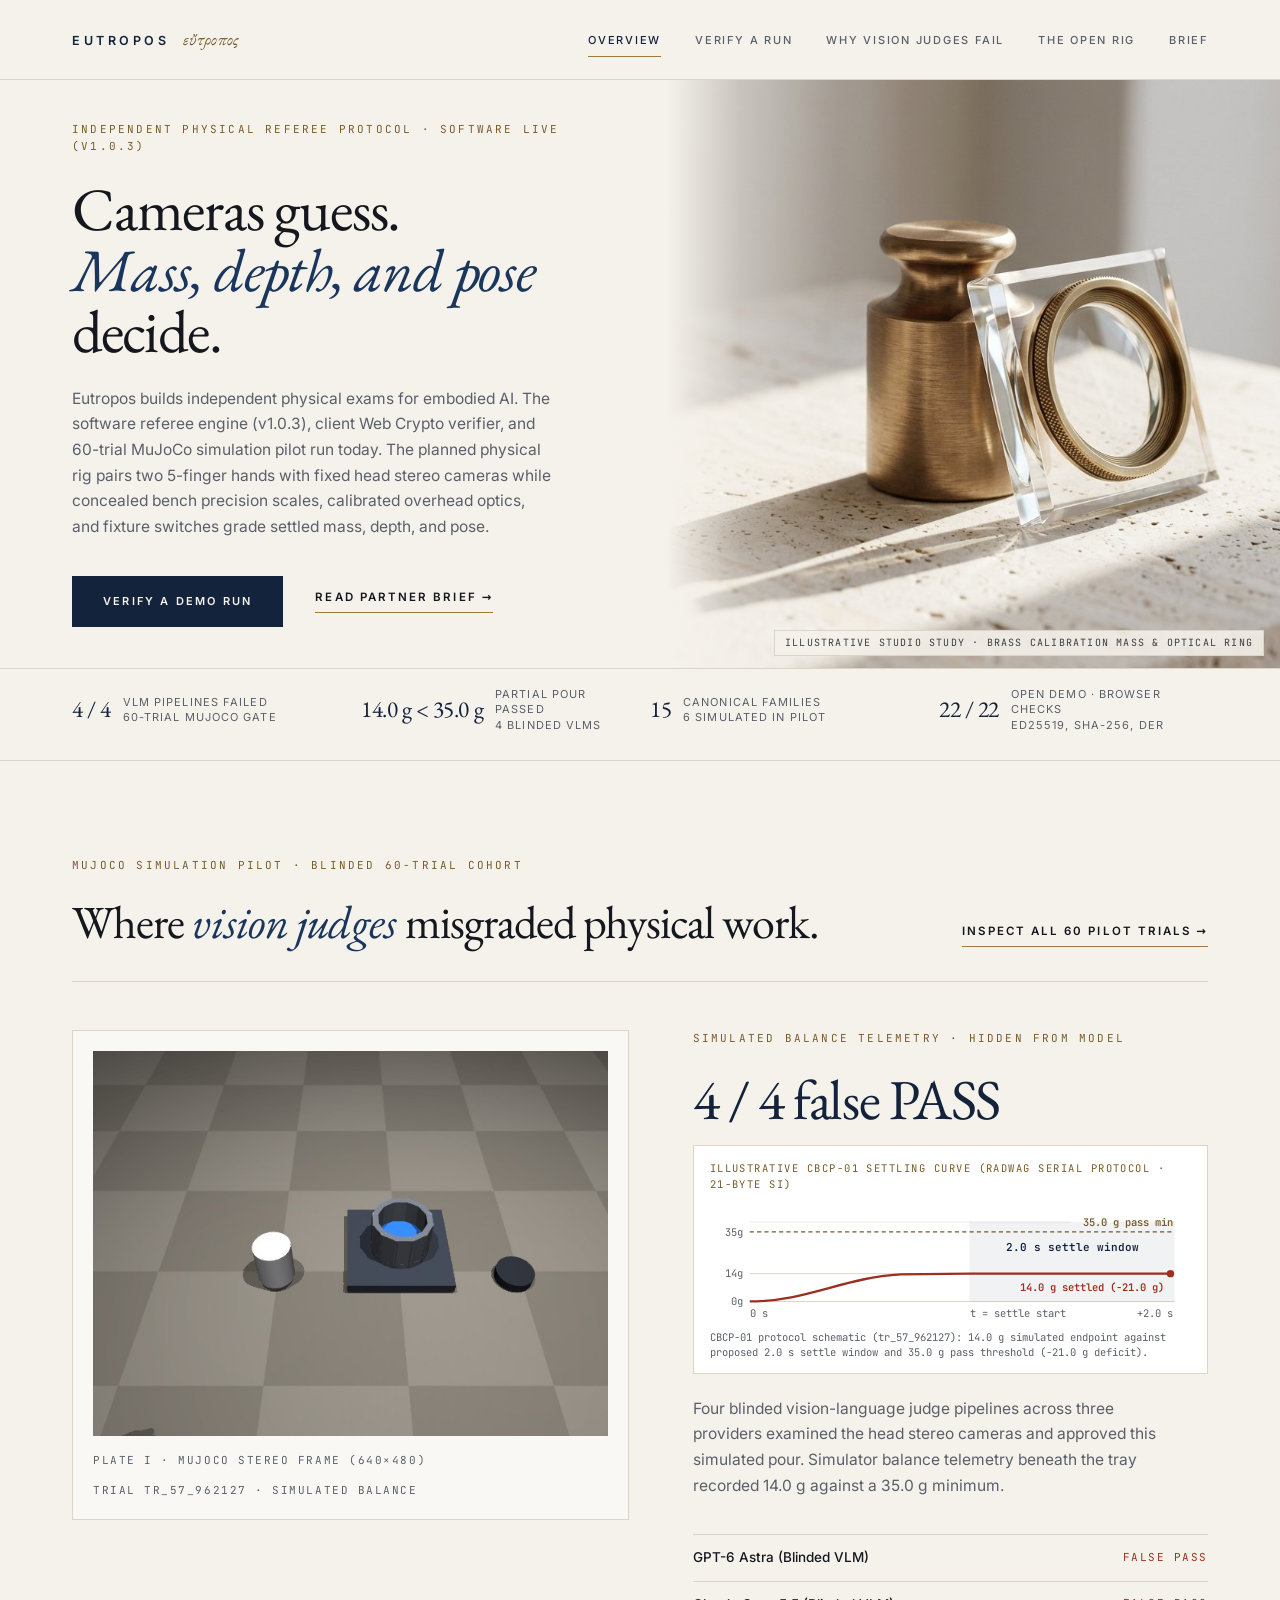
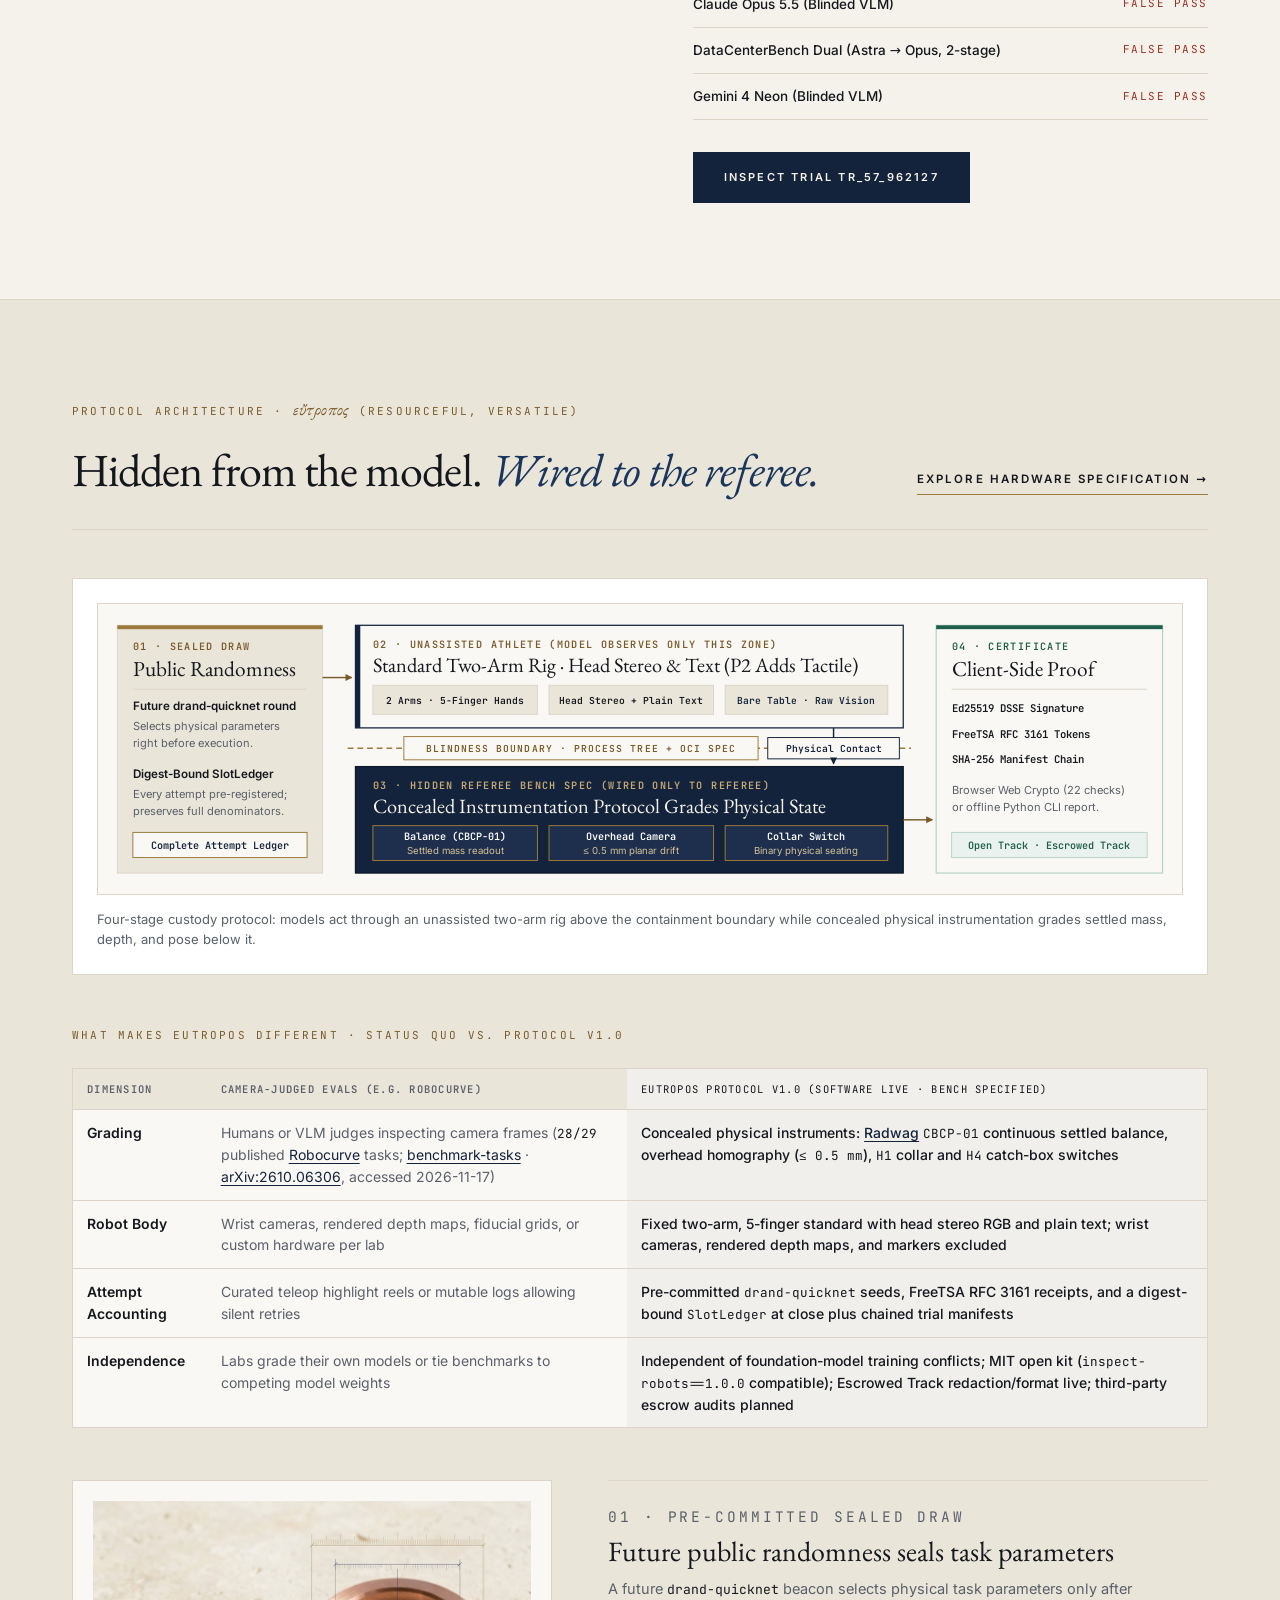
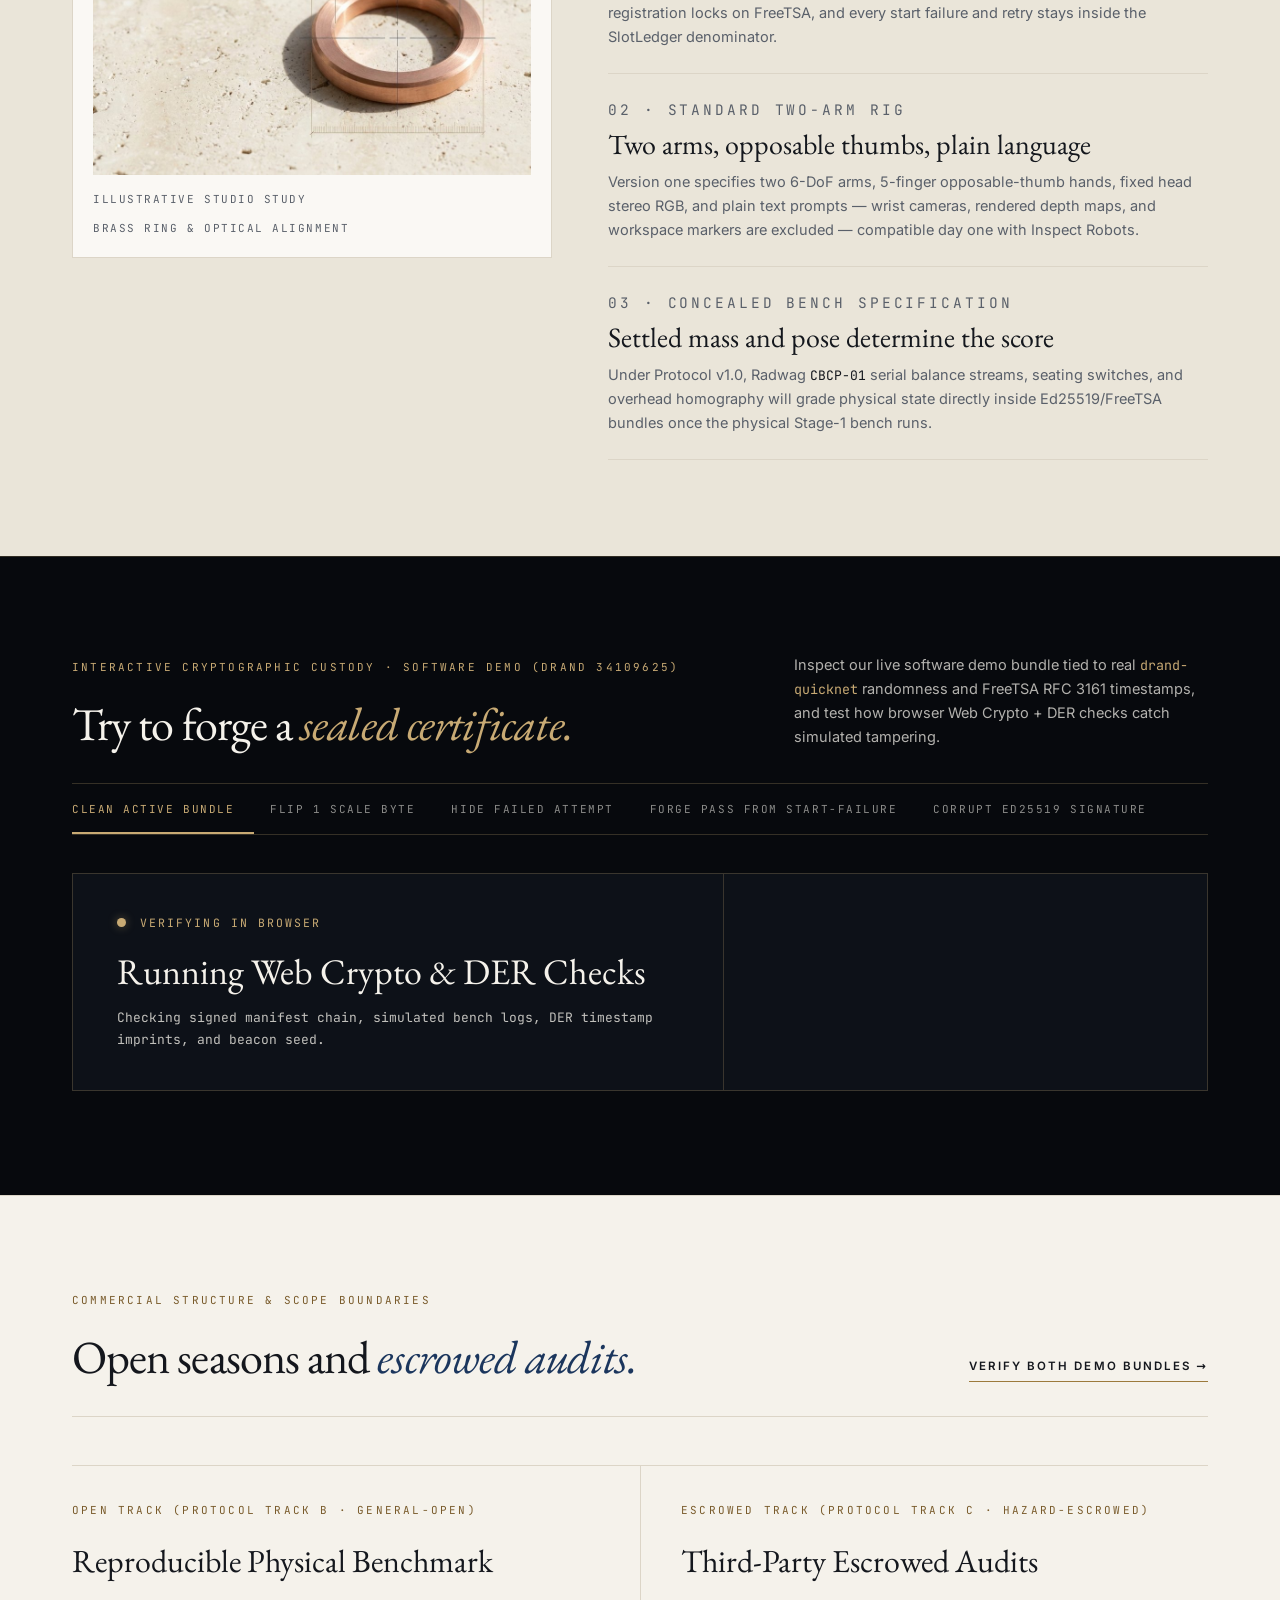
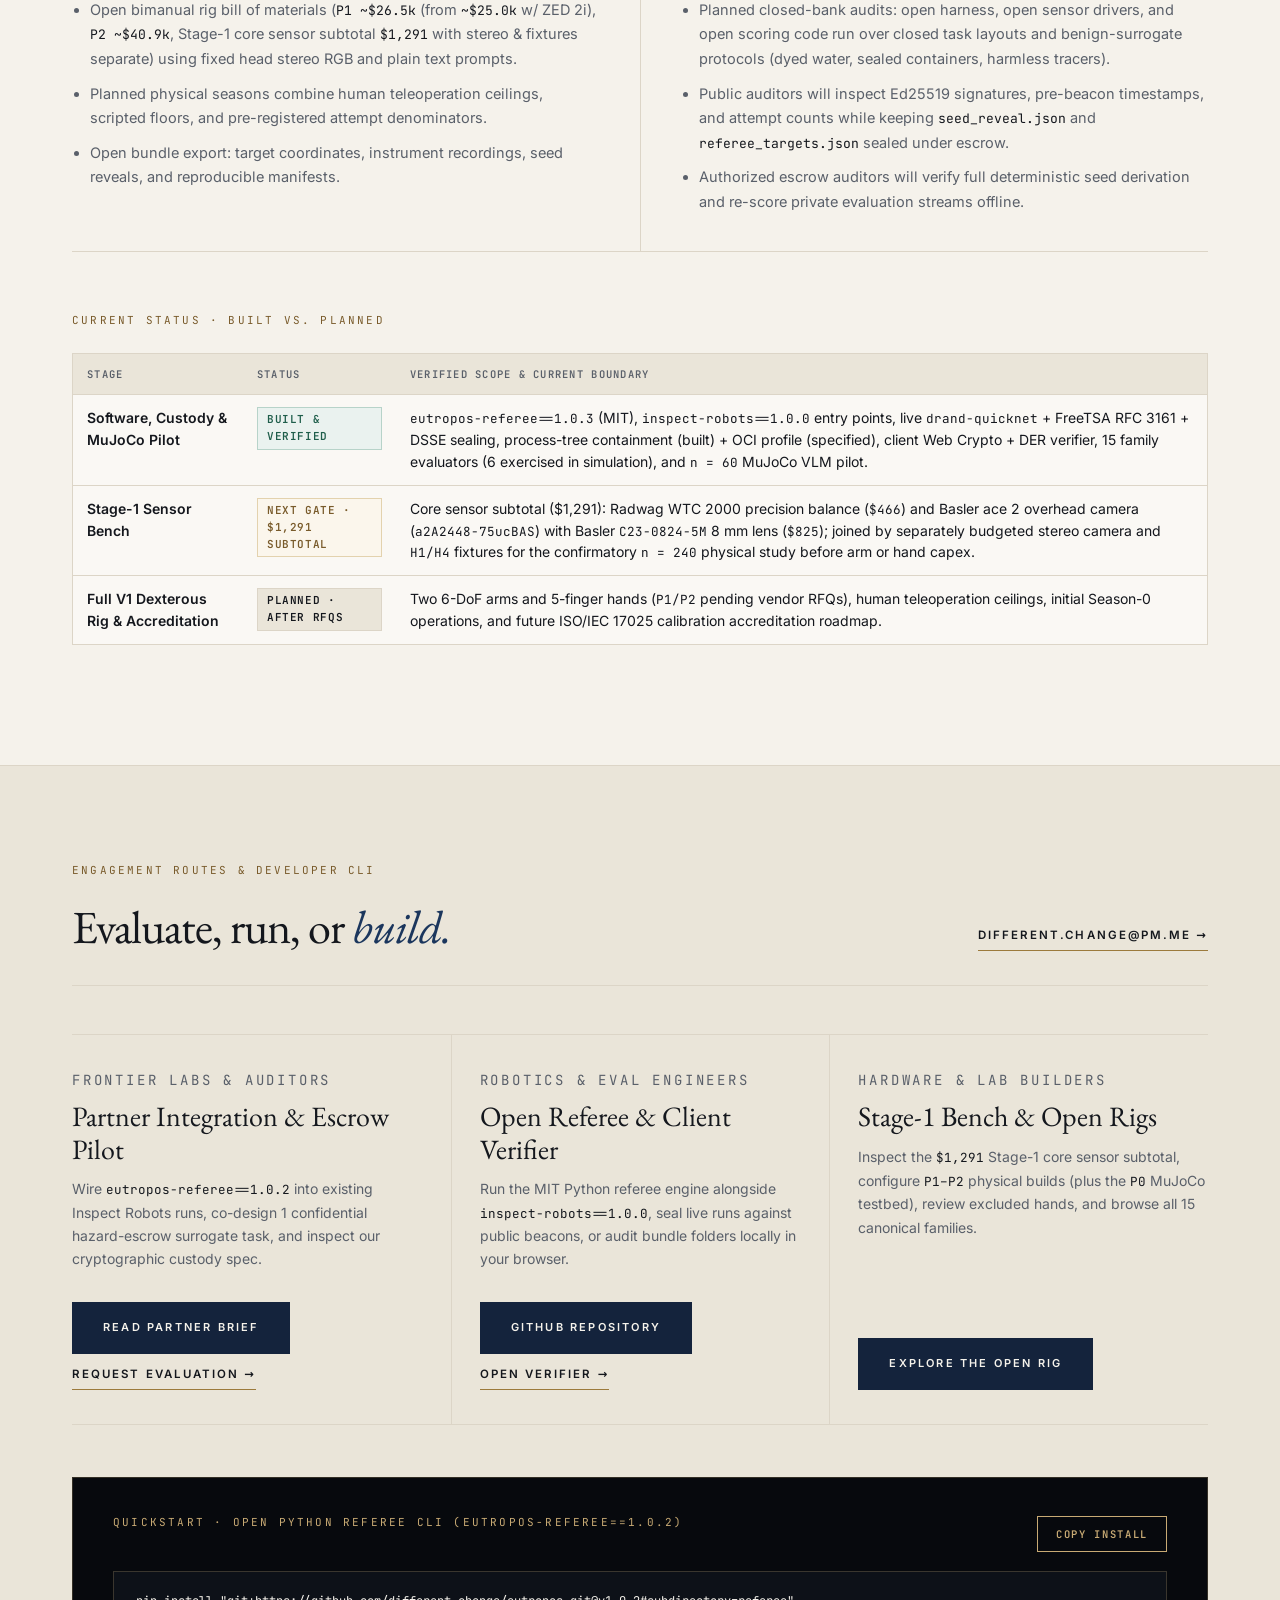
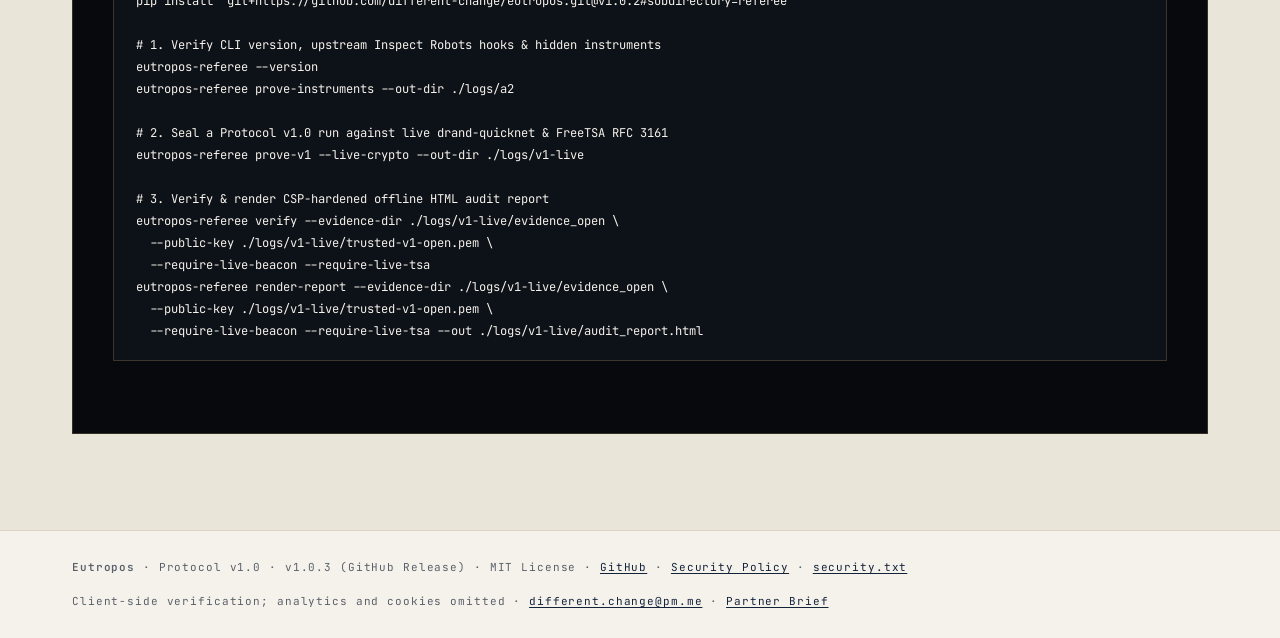
<file: site/index.html>
<!DOCTYPE html>
<html lang="en">
<head>
  <meta charset="utf-8"/>
  <meta name="viewport" content="width=device-width, initial-scale=1"/>
  <meta http-equiv="Content-Security-Policy" content="default-src 'self'; script-src 'self'; style-src 'self'; img-src 'self' data:; connect-src 'self'; object-src 'none'; base-uri 'self'; form-action 'none'"/>
  <title>Eutropos — Independent Physical Referee &amp; Open-Kit Standard</title>
  <meta name="description" content="Eutropos software referee v1.0.2, client Web Crypto bundle verifier, and 60-trial MuJoCo simulation pilot; physical two-arm metrology bench planned next."/>
  <meta name="theme-color" content="#F5F2EB"/>
  <link rel="canonical" href="https://different-change.github.io/eutropos/"/>
  <link rel="icon" href="favicon.svg" type="image/svg+xml"/>
  <link rel="apple-touch-icon" href="apple-touch-icon.png"/>
  <meta property="og:type" content="website"/>
  <meta property="og:site_name" content="Eutropos"/>
  <meta property="og:title" content="Eutropos — Independent Physical Referee for Embodied AI"/>
  <meta property="og:description" content="Cameras guess. Mass, depth, and pose decide. Software referee v1.0.2 and Web Crypto custody verifier live; Stage-1 physical bench next."/>
  <meta property="og:url" content="https://different-change.github.io/eutropos/"/>
  <meta property="og:image" content="https://different-change.github.io/eutropos/img/og-card.jpg"/>
  <meta property="og:image:width" content="1200"/>
  <meta property="og:image:height" content="630"/>
  <meta property="og:image:alt" content="Eutropos independent physical referee title card showing brass metrology artifacts on travertine stone"/>
  <meta name="twitter:card" content="summary_large_image"/>
  <meta name="twitter:title" content="Eutropos — Independent Physical Referee for Embodied AI"/>
  <meta name="twitter:description" content="Software referee v1.0.2, client Web Crypto custody verifier, and blinded 60-trial MuJoCo pilot; physical bench next."/>
  <meta name="twitter:image" content="https://different-change.github.io/eutropos/img/og-card.jpg"/>
  <meta name="twitter:image:alt" content="Eutropos independent physical referee title card showing brass metrology artifacts on travertine stone"/>
  <script type="application/ld+json">
  {
    "@context": "https://schema.org",
    "@graph": [
      {
        "@type": "Organization",
        "name": "Eutropos",
        "url": "https://different-change.github.io/eutropos/",
        "email": "different.change@pm.me",
        "sameAs": ["https://github.com/different-change/eutropos"]
      },
      {
        "@type": "SoftwareSourceCode",
        "name": "eutropos-referee",
        "codeRepository": "https://github.com/different-change/eutropos",
        "programmingLanguage": "Python",
        "license": "https://opensource.org/licenses/MIT",
        "version": "1.0.2"
      }
    ]
  }
  </script>
  <link rel="preload" as="font" type="font/woff2" href="fonts/eb-garamond-latin-400-normal.woff2" crossorigin/>
  <link rel="stylesheet" href="css/styles.css"/>
</head>
<body>
  <a class="skip-link" href="#main-content">Skip to main content</a>
  <header class="topbar">
    <div class="topbar-inner">
      <a class="brand-mark" href="index.html">
        <span class="brand-wordmark" data-brand="BRAND_NAME">Eutropos</span>
        <span class="brand-greek" lang="grc">εὔτροπος</span>
      </a>
      <nav class="nav-links" aria-label="Primary Navigation">
        <a class="active" aria-current="page" href="index.html">Overview</a>
        <a href="verify.html">Verify a Run</a>
        <a href="a4-study.html">Why Vision Judges Fail</a>
        <a href="rig.html">The Open Rig</a>
        <a href="../pitch/deck.html?track=partner">Brief</a>
      </nav>
    </div>
  </header>

  <main id="main-content">
    <!-- BAND 1: SUNLIT PENTELIC GALLERY OPENING -->
    <section class="hero-a">
      <div class="hero-a-stage">
        <div class="hero-a-copy">
          <p class="stamp stamp-light">Independent Physical Referee Protocol &middot; Software Live (v1.0.3)</p>
          <h1 class="display-h1">Cameras guess.<br/><em>Mass, depth, and pose</em><br/>decide.</h1>
          <p class="atelier-lead">
            Eutropos builds independent physical exams for embodied AI. The software referee engine (v1.0.3), client Web Crypto verifier, and 60-trial MuJoCo simulation pilot run today. The planned physical rig pairs two 5-finger hands with fixed head stereo cameras while concealed bench precision scales, calibrated overhead optics, and fixture switches grade settled mass, depth, and pose.
          </p>
          <div class="cta-row">
            <a class="btn-monolith-dark" href="#tamper-lab">Verify a Demo Run</a>
            <a class="link-editorial" href="../pitch/deck.html?track=partner">Read Partner Brief &rarr;</a>
          </div>
        </div>
        <figure class="hero-a-media">
          <img src="img/pentelic-sculpture.jpg" width="1376" height="768" fetchpriority="high" alt="Illustrative studio artwork: machined brass calibration weight and sapphire bezel resting on Cycladic travertine stone"/>
          <figcaption class="hero-plate-cap">Illustrative studio study &middot; Brass calibration mass &amp; optical ring</figcaption>
        </figure>
      </div>

      <div class="horizon-strip">
        <div class="horizon-strip-inner">
          <div class="horizon-cell">
            <span class="horizon-num">4 / 4</span>
            <span class="horizon-desc">VLM pipelines failed<br/>60-trial MuJoCo gate</span>
          </div>
          <div class="horizon-cell">
            <span class="horizon-num">14.0 g &lt; 35.0 g</span>
            <span class="horizon-desc">Partial pour passed<br/>4 blinded VLMs</span>
          </div>
          <div class="horizon-cell">
            <span class="horizon-num">15</span>
            <span class="horizon-desc">Canonical families<br/>6 simulated in pilot</span>
          </div>
          <div class="horizon-cell">
            <span class="horizon-num">22 / 22</span>
            <span class="horizon-desc">Open demo &middot; browser checks<br/>Ed25519, SHA-256, DER</span>
          </div>
        </div>
      </div>
    </section>

    <!-- BAND 2: SUNLIT EVIDENCE GALLERY -->
    <section class="atelier-band" id="evidence-gallery" aria-label="Experimental Proof Gallery">
      <div class="atelier-inner">
        <div class="gallery-header">
          <div>
            <p class="stamp stamp-light">MuJoCo Simulation Pilot &middot; Blinded 60-Trial Cohort</p>
            <h2 class="atelier-h2">Where <em>vision judges</em> misgraded physical work.</h2>
          </div>
          <a class="link-editorial" href="a4-study.html#a4-trials-section">Inspect All 60 Pilot Trials &rarr;</a>
        </div>

        <div class="gallery-split">
          <div class="plate-frame">
            <img src="data/a4_showcase/tr_57_962127_left.jpg" width="640" height="480" alt="MuJoCo stereo head-camera frame tr_57_962127 showing blue granules inside a grey receiver cup beside an open white bottle"/>
            <div class="plate-meta">
              <span>Plate I &middot; MuJoCo Stereo Frame (640&times;480)</span>
              <span>Trial tr_57_962127 &middot; Simulated Balance</span>
            </div>
          </div>

          <div>
            <p class="stamp stamp-light">Simulated Balance Telemetry &middot; Hidden From Model</p>
            <div class="mass-monument">4 / 4 false PASS</div>
            <figure class="mass-trace-card">
              <div class="mass-trace-title">Illustrative CBCP-01 Settling Curve (Radwag Serial Protocol &middot; 21-Byte SI)</div>
              <svg class="mass-trace-svg" viewBox="0 0 460 116" role="img" aria-label="CBCP-01 protocol trace schematic for tr_57_962127 showing settled mass at 14.0 g against 35.0 g minimum threshold">
                <line x1="38" y1="20" x2="345" y2="20" stroke="#EFECE5" stroke-width="1"/>
                <line x1="38" y1="69.4" x2="444" y2="69.4" stroke="#E5DFD2" stroke-width="1"/>
                <line x1="38" y1="96" x2="444" y2="96" stroke="#DCD5C7" stroke-width="1"/>
                <rect x="248" y="20" width="196" height="76" fill="rgba(20, 35, 60, 0.06)"/>
                <text x="346" y="48" text-anchor="middle" font-size="10.5" font-weight="600" fill="#14233C" font-family="'JetBrains Mono', ui-monospace, monospace">2.0 s settle window</text>
                <line x1="38" y1="29.5" x2="444" y2="29.5" stroke="#795B2B" stroke-width="1.3" stroke-dasharray="4 3"/>
                <text x="442" y="24" text-anchor="end" font-size="10" font-weight="600" fill="#795B2B" font-family="'JetBrains Mono', ui-monospace, monospace">35.0 g pass min</text>
                <text x="32" y="33" text-anchor="end" font-size="10" fill="#5A606A" font-family="'JetBrains Mono', ui-monospace, monospace">35g</text>
                <text x="32" y="73" text-anchor="end" font-size="10" fill="#5A606A" font-family="'JetBrains Mono', ui-monospace, monospace">14g</text>
                <text x="32" y="99" text-anchor="end" font-size="10" fill="#5A606A" font-family="'JetBrains Mono', ui-monospace, monospace">0g</text>
                <path class="mass-trace-line" d="M 38 96 C 92 96 128 73 182 70.2 L 248 69.4 L 440 69.4" fill="none" stroke="#9C2F1E" stroke-width="2.2"/>
                <circle cx="440" cy="69.4" r="3.5" fill="#9C2F1E"/>
                <text x="434" y="86" text-anchor="end" font-size="10" font-weight="600" fill="#9C2F1E" font-family="'JetBrains Mono', ui-monospace, monospace">14.0 g settled (&minus;21.0 g)</text>
                <text x="38" y="111" font-size="10" fill="#5A606A" font-family="'JetBrains Mono', ui-monospace, monospace">0 s</text>
                <text x="248" y="111" font-size="10" fill="#5A606A" font-family="'JetBrains Mono', ui-monospace, monospace">t = settle start</text>
                <text x="442" y="111" text-anchor="end" font-size="10" fill="#5A606A" font-family="'JetBrains Mono', ui-monospace, monospace">+2.0 s</text>
              </svg>
              <figcaption class="mass-trace-cap">CBCP-01 protocol schematic (tr_57_962127): 14.0 g simulated endpoint against proposed 2.0 s settle window and 35.0 g pass threshold (&minus;21.0 g deficit).</figcaption>
            </figure>
            <p class="atelier-lead">
              Four blinded vision-language judge pipelines across three providers examined the head stereo cameras and approved this simulated pour. Simulator balance telemetry beneath the tray recorded 14.0 g against a 35.0 g minimum.
            </p>
            <div class="judge-ledger">
              <div class="judge-row">
                <span class="judge-name">GPT-6 Astra (Blinded VLM)</span>
                <span class="judge-verdict-fail">False PASS</span>
              </div>
              <div class="judge-row">
                <span class="judge-name">Claude Opus 5.5 (Blinded VLM)</span>
                <span class="judge-verdict-fail">False PASS</span>
              </div>
              <div class="judge-row">
                <span class="judge-name">DataCenterBench Dual (Astra &rarr; Opus, 2-stage)</span>
                <span class="judge-verdict-fail">False PASS</span>
              </div>
              <div class="judge-row">
                <span class="judge-name">Gemini 4 Neon (Blinded VLM)</span>
                <span class="judge-verdict-fail">False PASS</span>
              </div>
            </div>
            <a class="btn-monolith-dark" href="a4-study.html#tr_57_962127">Inspect Trial tr_57_962127</a>
          </div>
        </div>
      </div>
    </section>

    <!-- BAND 3: ARCHITECTURE, COMPARISON & PROTOCOL DESIGN -->
    <section class="atelier-band-alt" aria-label="Architecture and Protocol Design">
      <div class="atelier-inner">
        <div class="gallery-header">
          <div>
            <p class="stamp stamp-light">Protocol Architecture &middot; <span class="brand-greek" lang="grc">εὔτροπος</span> (Resourceful, Versatile)</p>
            <h2 class="atelier-h2">Hidden from the model. <em>Wired to the referee.</em></h2>
          </div>
          <a class="link-editorial" href="rig.html">Explore Hardware Specification &rarr;</a>
        </div>

        <figure class="schematic-plate">
          <svg class="schematic-svg" xmlns="http://www.w3.org/2000/svg" viewBox="0 0 1120 300" width="1120" height="300" role="img" aria-labelledby="schematic-title schematic-desc">
            <title id="schematic-title">Eutropos Architecture: Hidden From the Model, Wired to the Referee</title>
            <desc id="schematic-desc">Four-stage execution and verification architecture showing Stage 01 Sealed Draw, Stage 02 Unassisted Two-Arm Athlete separated by a dashed Blindness Boundary from Stage 03 Hidden Referee Bench metrology specification, flowing into Stage 04 Client-Side Certificate.</desc>

            <defs>
              <marker id="arrow-bronze" viewBox="0 0 10 10" refX="8" refY="5" markerWidth="6" markerHeight="6" orient="auto-start-reverse">
                <path d="M 1 1 L 9 5 L 1 9 z" fill="#795B2B"/>
              </marker>
              <marker id="arrow-indigo" viewBox="0 0 10 10" refX="8" refY="5" markerWidth="6" markerHeight="6" orient="auto-start-reverse">
                <path d="M 1 1 L 9 5 L 1 9 z" fill="#14233C"/>
              </marker>
            </defs>

            <rect x="0" y="0" width="1120" height="300" fill="#FAF8F4"/>

            <!-- STAGE 01 -->
            <rect x="20" y="22" width="212" height="256" fill="#EAE5D9" stroke="#DCD5C7" stroke-width="1"/>
            <rect x="20" y="22" width="212" height="4" fill="#9C7A3C"/>
            <text x="36" y="48" fill="#795B2B" font-family="'JetBrains Mono', ui-monospace, monospace" font-size="10.5" font-weight="600" letter-spacing="1.4">01 &middot; SEALED DRAW</text>
            <text x="36" y="74" fill="#14171D" font-family="'EB Garamond', Georgia, serif" font-size="22" font-weight="400">Public Randomness</text>

            <line x1="36" y1="88" x2="216" y2="88" stroke="#DCD5C7" stroke-width="1"/>
            <text x="36" y="110" fill="#14171D" font-family="'Inter', sans-serif" font-size="12" font-weight="600">Future drand-quicknet round</text>
            <text x="36" y="130" fill="#5A606A" font-family="'Inter', sans-serif" font-size="11.5">Selects physical parameters</text>
            <text x="36" y="148" fill="#5A606A" font-family="'Inter', sans-serif" font-size="11.5">right before execution.</text>

            <text x="36" y="180" fill="#14171D" font-family="'Inter', sans-serif" font-size="12" font-weight="600">Digest-Bound SlotLedger</text>
            <text x="36" y="200" fill="#5A606A" font-family="'Inter', sans-serif" font-size="11.5">Every attempt pre-registered;</text>
            <text x="36" y="218" fill="#5A606A" font-family="'Inter', sans-serif" font-size="11.5">preserves full denominators.</text>

            <rect x="36" y="236" width="180" height="26" fill="#FAF8F4" stroke="#9C7A3C" stroke-width="1"/>
            <text x="126" y="253" text-anchor="middle" fill="#14233C" font-family="'JetBrains Mono', ui-monospace, monospace" font-size="10.5" font-weight="600">Complete Attempt Ledger</text>

            <line x1="232" y1="76" x2="262" y2="76" stroke="#795B2B" stroke-width="1.5" marker-end="url(#arrow-bronze)"/>

            <!-- STAGE 02 -->
            <rect x="266" y="22" width="566" height="106" fill="#FAF8F4" stroke="#14233C" stroke-width="1.3"/>
            <rect x="266" y="22" width="5" height="106" fill="#14233C"/>
            <text x="284" y="45" fill="#795B2B" font-family="'JetBrains Mono', ui-monospace, monospace" font-size="10.5" font-weight="600" letter-spacing="1.4">02 &middot; UNASSISTED ATHLETE (MODEL OBSERVES ONLY THIS ZONE)</text>
            <text x="284" y="70" fill="#14171D" font-family="'EB Garamond', Georgia, serif" font-size="21" font-weight="400">Standard Two-Arm Rig &middot; Head Stereo &amp; Text (P2 Adds Tactile)</text>

            <rect x="284" y="84" width="170" height="30" fill="#EAE5D9" stroke="#DCD5C7" stroke-width="1"/>
            <text x="369" y="103" text-anchor="middle" fill="#14171D" font-family="'JetBrains Mono', ui-monospace, monospace" font-size="10" font-weight="600">2 Arms &middot; 5-Finger Hands</text>

            <rect x="466" y="84" width="170" height="30" fill="#EAE5D9" stroke="#DCD5C7" stroke-width="1"/>
            <text x="551" y="103" text-anchor="middle" fill="#14171D" font-family="'JetBrains Mono', ui-monospace, monospace" font-size="10" font-weight="600">Head Stereo + Plain Text</text>

            <rect x="648" y="84" width="168" height="30" fill="#EAE5D9" stroke="#DCD5C7" stroke-width="1"/>
            <text x="732" y="103" text-anchor="middle" fill="#14233C" font-family="'JetBrains Mono', ui-monospace, monospace" font-size="10" font-weight="600">Bare Table &middot; Raw Vision</text>

            <!-- BLINDNESS BOUNDARY -->
            <line x1="258" y1="149" x2="840" y2="149" stroke="#9C7A3C" stroke-width="1.5" stroke-dasharray="6 4"/>
            <rect x="316" y="137" width="366" height="24" fill="#FAF8F4" stroke="#9C7A3C" stroke-width="1"/>
            <text x="499" y="153" text-anchor="middle" fill="#795B2B" font-family="'JetBrains Mono', ui-monospace, monospace" font-size="10" font-weight="600" letter-spacing="1.1">BLINDNESS BOUNDARY &middot; PROCESS TREE + OCI SPEC</text>

            <line x1="760" y1="128" x2="760" y2="138" stroke="#14233C" stroke-width="1.5"/>
            <rect x="692" y="138" width="136" height="22" fill="#FAF8F4" stroke="#14233C" stroke-width="1"/>
            <text x="760" y="153" text-anchor="middle" fill="#14233C" font-family="'JetBrains Mono', ui-monospace, monospace" font-size="10" font-weight="600">Physical Contact</text>
            <line x1="760" y1="160" x2="760" y2="165" stroke="#14233C" stroke-width="1.5" marker-end="url(#arrow-indigo)"/>

            <!-- STAGE 03 -->
            <rect x="266" y="168" width="566" height="110" fill="#14233C" stroke="#0D1829" stroke-width="1.3"/>
            <text x="284" y="191" fill="#C8AA74" font-family="'JetBrains Mono', ui-monospace, monospace" font-size="10.5" font-weight="600" letter-spacing="1.4">03 &middot; HIDDEN REFEREE BENCH SPEC (WIRED ONLY TO REFEREE)</text>
            <text x="284" y="216" fill="#F5F2EB" font-family="'EB Garamond', Georgia, serif" font-size="21" font-weight="400">Concealed Instrumentation Protocol Grades Physical State</text>

            <rect x="284" y="229" width="170" height="36" fill="#1D2F4D" stroke="#9C7A3C" stroke-width="1"/>
            <text x="369" y="244" text-anchor="middle" fill="#FFFFFF" font-family="'JetBrains Mono', ui-monospace, monospace" font-size="10.5" font-weight="600">Balance (CBCP-01)</text>
            <text x="369" y="258" text-anchor="middle" fill="#D7C299" font-family="'Inter', sans-serif" font-size="10">Settled mass readout</text>

            <rect x="466" y="229" width="170" height="36" fill="#1D2F4D" stroke="#9C7A3C" stroke-width="1"/>
            <text x="551" y="244" text-anchor="middle" fill="#FFFFFF" font-family="'JetBrains Mono', ui-monospace, monospace" font-size="10.5" font-weight="600">Overhead Camera</text>
            <text x="551" y="258" text-anchor="middle" fill="#D7C299" font-family="'Inter', sans-serif" font-size="10">&le; 0.5 mm planar drift</text>

            <rect x="648" y="229" width="168" height="36" fill="#1D2F4D" stroke="#9C7A3C" stroke-width="1"/>
            <text x="732" y="244" text-anchor="middle" fill="#FFFFFF" font-family="'JetBrains Mono', ui-monospace, monospace" font-size="10.5" font-weight="600">Collar Switch</text>
            <text x="732" y="258" text-anchor="middle" fill="#D7C299" font-family="'Inter', sans-serif" font-size="10">Binary physical seating</text>

            <line x1="832" y1="223" x2="862" y2="223" stroke="#795B2B" stroke-width="1.5" marker-end="url(#arrow-bronze)"/>

            <!-- STAGE 04 -->
            <rect x="866" y="22" width="234" height="256" fill="#FAF8F4" stroke="#B7D3C9" stroke-width="1.2"/>
            <rect x="866" y="22" width="234" height="4" fill="#1F5E4B"/>
            <text x="882" y="48" fill="#1F5E4B" font-family="'JetBrains Mono', ui-monospace, monospace" font-size="10.5" font-weight="600" letter-spacing="1.4">04 &middot; CERTIFICATE</text>
            <text x="882" y="74" fill="#14171D" font-family="'EB Garamond', Georgia, serif" font-size="22" font-weight="400">Client-Side Proof</text>

            <line x1="882" y1="88" x2="1084" y2="88" stroke="#DCD5C7" stroke-width="1"/>
            <text x="882" y="112" fill="#14171D" font-family="'JetBrains Mono', ui-monospace, monospace" font-size="11" font-weight="600">Ed25519 DSSE Signature</text>
            <text x="882" y="138" fill="#14171D" font-family="'JetBrains Mono', ui-monospace, monospace" font-size="11" font-weight="600">FreeTSA RFC 3161 Tokens</text>
            <text x="882" y="164" fill="#14171D" font-family="'JetBrains Mono', ui-monospace, monospace" font-size="11" font-weight="600">SHA-256 Manifest Chain</text>
            <text x="882" y="196" fill="#5A606A" font-family="'Inter', sans-serif" font-size="11.5">Browser Web Crypto (22 checks)</text>
            <text x="882" y="214" fill="#5A606A" font-family="'Inter', sans-serif" font-size="11.5">or offline Python CLI report.</text>

            <rect x="882" y="236" width="202" height="26" fill="#EAF2EF" stroke="#B7D3C9" stroke-width="1"/>
            <text x="983" y="253" text-anchor="middle" fill="#1F5E4B" font-family="'JetBrains Mono', ui-monospace, monospace" font-size="10.5" font-weight="600">Open Track &middot; Escrowed Track</text>
          </svg>
          <ol class="schematic-mobile-list" aria-label="Architecture Stages">
            <li class="schematic-step-card">
              <strong>01 &middot; Sealed Draw</strong>
              <p>Future drand-quicknet round selects parameters after FreeTSA registration; digest-bound SlotLedger tracks every attempt.</p>
            </li>
            <li class="schematic-step-card">
              <strong>02 &middot; Unassisted Athlete</strong>
              <p>Two 5-finger arms, head stereo RGB eyes, and plain text prompts (P2 adds finger tactile); wrist cameras, depth maps, and fiducial markers are excluded.</p>
            </li>
            <li class="schematic-step-card">
              <strong>03 &middot; Concealed Bench Spec (OS Process Tree / OCI)</strong>
              <p>Radwag CBCP-01 settled balance, overhead homography (&le; 0.5 mm), and H1/H4 fixture switches isolated from model access.</p>
            </li>
            <li class="schematic-step-card">
              <strong>04 &middot; Client-Side Custody Certificate</strong>
              <p>Ed25519 DSSE envelope, FreeTSA RFC 3161 receipts, and SHA-256 chains checked via browser Web Crypto (22 checks) or Python CLI.</p>
            </li>
          </ol>
          <figcaption>Four-stage custody protocol: models act through an unassisted two-arm rig above the containment boundary while concealed physical instrumentation grades settled mass, depth, and pose below it.</figcaption>
        </figure>

        <p class="stamp stamp-light">What Makes Eutropos Different &middot; Status Quo vs. Protocol v1.0</p>
        <div class="table-wrap compare-wrap" role="region" aria-label="Typical Robotics Evals vs. Eutropos" tabindex="0">
          <table class="compare-table">
            <thead>
              <tr>
                <th scope="col">Dimension</th>
                <th scope="col">Camera-Judged Evals (e.g. Robocurve)</th>
                <th scope="col">Eutropos Protocol v1.0 (Software Live &middot; Bench Specified)</th>
              </tr>
            </thead>
            <tbody>
              <tr>
                <td><strong>Grading</strong></td>
                <td>Humans or VLM judges inspecting camera frames (<span class="mono-inline">28/29</span> published <a href="https://robocurve.org/" target="_blank" rel="noopener noreferrer">Robocurve</a> tasks; <a href="https://github.com/robocurve/benchmark-tasks" target="_blank" rel="noopener noreferrer">benchmark-tasks</a> &middot; <a href="https://arxiv.org/abs/2610.06306" target="_blank" rel="noopener noreferrer">arXiv:2610.06306</a>, accessed 2026-11-17)</td>
                <td>Concealed physical instruments: <a href="https://radwagusa.com" target="_blank" rel="noopener noreferrer">Radwag</a> <span class="mono-inline">CBCP-01</span> continuous settled balance, overhead homography (<span class="mono-inline nowrap">&le; 0.5 mm</span>), <span class="mono-inline">H1</span> collar and <span class="mono-inline">H4</span> catch-box switches</td>
              </tr>
              <tr>
                <td><strong>Robot Body</strong></td>
                <td>Wrist cameras, rendered depth maps, fiducial grids, or custom hardware per lab</td>
                <td>Fixed two-arm, 5-finger standard with head stereo RGB and plain text; wrist cameras, rendered depth maps, and markers excluded</td>
              </tr>
              <tr>
                <td><strong>Attempt Accounting</strong></td>
                <td>Curated teleop highlight reels or mutable logs allowing silent retries</td>
                <td>Pre-committed <span class="mono-inline">drand-quicknet</span> seeds, FreeTSA RFC 3161 receipts, and a digest-bound <span class="mono-inline">SlotLedger</span> at close plus chained trial manifests</td>
              </tr>
              <tr>
                <td><strong>Independence</strong></td>
                <td>Labs grade their own models or tie benchmarks to competing model weights</td>
                <td>Independent of foundation-model training conflicts; MIT open kit (<span class="mono-inline">inspect-robots==1.0.0</span> compatible); Escrowed Track redaction/format live; third-party escrow audits planned</td>
              </tr>
            </tbody>
          </table>
        </div>

        <div class="doctrine-grid">
          <div class="plate-frame">
            <img src="img/ionic-caliper-coin.jpg" width="960" height="600" alt="Illustrative studio artwork: brass metrology ring measured by optical alignment lines on limestone"/>
            <div class="plate-meta">
              <span>Illustrative Studio Study</span>
              <span>Brass Ring &amp; Optical Alignment</span>
            </div>
          </div>

          <div class="doctrine-list">
            <article class="doctrine-item">
              <p class="stamp stamp-light">01 &middot; Pre-Committed Sealed Draw</p>
              <h3>Future public randomness seals task parameters</h3>
              <p>A future <span class="mono-inline">drand-quicknet</span> beacon selects physical task parameters only after registration locks on FreeTSA, and every start failure and retry stays inside the SlotLedger denominator.</p>
            </article>
            <article class="doctrine-item">
              <p class="stamp stamp-light">02 &middot; Standard Two-Arm Rig</p>
              <h3>Two arms, opposable thumbs, plain language</h3>
              <p>Version one specifies two 6-DoF arms, 5-finger opposable-thumb hands, fixed head stereo RGB, and plain text prompts &mdash; wrist cameras, rendered depth maps, and workspace markers are excluded &mdash; compatible day one with Inspect Robots.</p>
            </article>
            <article class="doctrine-item">
              <p class="stamp stamp-light">03 &middot; Concealed Bench Specification</p>
              <h3>Settled mass and pose determine the score</h3>
              <p>Under Protocol v1.0, Radwag <span class="mono-inline">CBCP-01</span> serial balance streams, seating switches, and overhead homography will grade physical state directly inside Ed25519/FreeTSA bundles once the physical Stage-1 bench runs.</p>
            </article>
          </div>
        </div>
      </div>
    </section>

    <!-- BAND 4: DEEP OBSIDIAN CRYPTOGRAPHIC VAULT -->
    <section class="vault-band" id="tamper-lab" aria-label="Interactive Cryptographic Vault">
      <div class="vault-inner">
        <div class="vault-head">
          <div>
            <p class="stamp stamp-dark">Interactive Cryptographic Custody &middot; Software Demo (drand 34109625)</p>
            <h2 class="vault-h2">Try to forge a <em>sealed certificate.</em></h2>
          </div>
          <p class="vault-sub">
            Inspect our live software demo bundle tied to real <span class="mono-inline-dark">drand-quicknet</span> randomness and FreeTSA RFC 3161 timestamps, and test how browser Web Crypto + DER checks catch simulated tampering.
          </p>
        </div>

        <div class="vault-selector" role="group" aria-label="Tamper Attack Simulations">
          <button class="vault-tab is-active" id="home-btn-reset" type="button" aria-pressed="true">Clean Active Bundle</button>
          <button class="vault-tab" data-home-tamper="scale_byte_flip" type="button" aria-pressed="false">Flip 1 Scale Byte</button>
          <button class="vault-tab" data-home-tamper="hide_start_failure" type="button" aria-pressed="false">Hide Failed Attempt</button>
          <button class="vault-tab" data-home-tamper="forge_ledger_pass" type="button" aria-pressed="false">Forge Pass From Start-Failure</button>
          <button class="vault-tab" data-home-tamper="swap_cert_bytes" type="button" aria-pressed="false">Corrupt Ed25519 Signature</button>
        </div>

        <div id="home-live-summary" class="vault-console is-pending">
          <div class="vault-readout">
            <div class="vault-status-row">
              <span class="status-dot"></span>
              <span>VERIFYING IN BROWSER</span>
            </div>
            <h3 class="vault-verdict">Running Web Crypto &amp; DER Checks</h3>
            <p class="vault-detail">Checking signed manifest chain, simulated bench logs, DER timestamp imprints, and beacon seed.</p>
          </div>
        </div>
        <div id="home-vault-announce" class="sr-only" role="status" aria-live="polite"></div>
        <noscript>
          <p class="vault-detail">Enable JavaScript for interactive Web Crypto checks, or verify via CLI: <span class="mono-inline-dark">eutropos-referee verify --evidence-dir &lt;dir&gt; --public-key &lt;key.pem&gt; --require-live-beacon --require-live-tsa</span></p>
        </noscript>
      </div>
    </section>

    <!-- BAND 5: CERTIFICATION TRACKS & HONESTY LEDGER -->
    <section class="atelier-band" aria-label="Tracks and Verification Ledger">
      <div class="atelier-inner">
        <div class="gallery-header">
          <div>
            <p class="stamp stamp-light">Commercial Structure &amp; Scope Boundaries</p>
            <h2 class="atelier-h2">Open seasons and <em>escrowed audits.</em></h2>
          </div>
          <a class="link-editorial" href="verify.html">Verify Both Demo Bundles &rarr;</a>
        </div>

        <div class="tracks-grid">
          <article class="track-col">
            <p class="stamp stamp-light">Open Track (Protocol Track B &middot; general-open)</p>
            <h3>Reproducible Physical Benchmark</h3>
            <ul>
              <li>Open bimanual rig bill of materials (<span class="mono-inline">P1 ~$26.5k</span> (from <span class="mono-inline">~$25.0k</span> w/ ZED 2i), <span class="mono-inline">P2 ~$40.9k</span>, Stage-1 core sensor subtotal <span class="mono-inline">$1,291</span> with stereo &amp; fixtures separate) using fixed head stereo RGB and plain text prompts.</li>
              <li>Planned physical seasons combine human teleoperation ceilings, scripted floors, and pre-registered attempt denominators.</li>
              <li>Open bundle export: target coordinates, instrument recordings, seed reveals, and reproducible manifests.</li>
            </ul>
          </article>
          <article class="track-col">
            <p class="stamp stamp-light">Escrowed Track (Protocol Track C &middot; hazard-escrowed)</p>
            <h3>Third-Party Escrowed Audits</h3>
            <ul>
              <li>Planned closed-bank audits: open harness, open sensor drivers, and open scoring code run over closed task layouts and benign-surrogate protocols (dyed water, sealed containers, harmless tracers).</li>
              <li>Public auditors will inspect Ed25519 signatures, pre-beacon timestamps, and attempt counts while keeping <span class="mono-inline">seed_reveal.json</span> and <span class="mono-inline">referee_targets.json</span> sealed under escrow.</li>
              <li>Authorized escrow auditors will verify full deterministic seed derivation and re-score private evaluation streams offline.</li>
            </ul>
          </article>
        </div>

        <p class="stamp stamp-light">Current Status &middot; Built vs. Planned</p>
        <div class="table-wrap" role="region" aria-label="Verification Status Ledger" tabindex="0">
          <table>
            <thead>
              <tr>
                <th scope="col">Stage</th>
                <th scope="col">Status</th>
                <th scope="col">Verified Scope &amp; Current Boundary</th>
              </tr>
            </thead>
            <tbody>
              <tr>
                <td><strong>Software, Custody &amp; MuJoCo Pilot</strong></td>
                <td><span class="badge badge-pass">Built &amp; Verified</span></td>
                <td><span class="mono-inline">eutropos-referee==1.0.3</span> (MIT), <span class="mono-inline">inspect-robots==1.0.0</span> entry points, live <span class="mono-inline">drand-quicknet</span> + FreeTSA RFC 3161 + DSSE sealing, process-tree containment (built) + OCI profile (specified), client Web Crypto + DER verifier, 15 family evaluators (6 exercised in simulation), and <span class="mono-inline">n = 60</span> MuJoCo VLM pilot.</td>
              </tr>
              <tr>
                <td><strong>Stage-1 Sensor Bench</strong></td>
                <td><span class="badge badge-warn">Next Gate &middot; $1,291 Subtotal</span></td>
                <td>Core sensor subtotal ($1,291): Radwag WTC 2000 precision balance (<span class="mono-inline">$466</span>) and Basler ace 2 overhead camera (<span class="mono-inline">a2A2448-75ucBAS</span>) with Basler <span class="mono-inline">C23-0824-5M</span> 8 mm lens (<span class="mono-inline">$825</span>); joined by separately budgeted stereo camera and <span class="mono-inline">H1/H4</span> fixtures for the confirmatory <span class="mono-inline">n = 240</span> physical study before arm or hand capex.</td>
              </tr>
              <tr>
                <td><strong>Full V1 Dexterous Rig &amp; Accreditation</strong></td>
                <td><span class="badge">Planned &middot; After RFQs</span></td>
                <td>Two 6-DoF arms and 5-finger hands (<span class="mono-inline">P1/P2</span> pending vendor RFQs), human teleoperation ceilings, initial Season-0 operations, and future ISO/IEC 17025 calibration accreditation roadmap.</td>
              </tr>
            </tbody>
          </table>
        </div>
      </div>
    </section>

    <!-- BAND 6: ENGAGEMENT ROUTES & QUIET CLI ATELIER -->
    <section class="atelier-band-alt" aria-label="Engage and CLI">
      <div class="atelier-inner">
        <div class="gallery-header">
          <div>
            <p class="stamp stamp-light">Engagement Routes &amp; Developer CLI</p>
            <h2 class="atelier-h2">Evaluate, run, or <em>build.</em></h2>
          </div>
          <a class="link-editorial" href="mailto:different.change@pm.me">different.change@pm.me &rarr;</a>
        </div>

        <div class="doors-grid">
          <article class="door-col">
            <div>
              <p class="stamp stamp-light">Frontier Labs &amp; Auditors</p>
              <h3>Partner Integration &amp; Escrow Pilot</h3>
              <p>Wire <span class="mono-inline">eutropos-referee==1.0.2</span> into existing Inspect Robots runs, co-design 1 confidential hazard-escrow surrogate task, and inspect our cryptographic custody spec.</p>
            </div>
            <div class="actions">
              <a class="btn-monolith-dark" href="../pitch/deck.html?track=partner">Read Partner Brief</a>
              <a class="link-editorial" href="mailto:different.change@pm.me?subject=Eutropos%20Partner%20Evaluation%20Inquiry">Request Evaluation &rarr;</a>
            </div>
          </article>
          <article class="door-col">
            <div>
              <p class="stamp stamp-light">Robotics &amp; Eval Engineers</p>
              <h3>Open Referee &amp; Client Verifier</h3>
              <p>Run the MIT Python referee engine alongside <span class="mono-inline">inspect-robots==1.0.0</span>, seal live runs against public beacons, or audit bundle folders locally in your browser.</p>
            </div>
            <div class="actions">
              <a class="btn-monolith-dark" data-brand="GITHUB_URL" href="https://github.com/different-change/eutropos">GitHub Repository</a>
              <a class="link-editorial" href="verify.html">Open Verifier &rarr;</a>
            </div>
          </article>
          <article class="door-col">
            <div>
              <p class="stamp stamp-light">Hardware &amp; Lab Builders</p>
              <h3>Stage-1 Bench &amp; Open Rigs</h3>
              <p>Inspect the <span class="mono-inline">$1,291</span> Stage-1 core sensor subtotal, configure <span class="mono-inline">P1&ndash;P2</span> physical builds (plus the <span class="mono-inline">P0</span> MuJoCo testbed), review excluded hands, and browse all 15 canonical families.</p>
            </div>
            <div class="actions">
              <a class="btn-monolith-dark" href="rig.html">Explore The Open Rig</a>
            </div>
          </article>
        </div>

        <div class="cli-atelier">
          <div class="cli-head">
            <span class="stamp stamp-dark">Quickstart &middot; Open Python Referee CLI (eutropos-referee==1.0.2)</span>
            <button class="cli-copy-btn" id="btn-copy-install" type="button">Copy Install</button>
          </div>
          <pre><code id="home-install-code">pip install "git+https://github.com/different-change/eutropos.git@v1.0.2#subdirectory=referee"</code>

<code># 1. Verify CLI version, upstream Inspect Robots hooks &amp; hidden instruments
eutropos-referee --version
eutropos-referee prove-instruments --out-dir ./logs/a2

# 2. Seal a Protocol v1.0 run against live drand-quicknet &amp; FreeTSA RFC 3161
eutropos-referee prove-v1 --live-crypto --out-dir ./logs/v1-live

# 3. Verify &amp; render CSP-hardened offline HTML audit report
eutropos-referee verify --evidence-dir ./logs/v1-live/evidence_open \
  --public-key ./logs/v1-live/trusted-v1-open.pem \
  --require-live-beacon --require-live-tsa
eutropos-referee render-report --evidence-dir ./logs/v1-live/evidence_open \
  --public-key ./logs/v1-live/trusted-v1-open.pem \
  --require-live-beacon --require-live-tsa --out ./logs/v1-live/audit_report.html</code></pre>
          <div class="copy-status" id="copy-status" aria-live="polite"></div>
        </div>
      </div>
    </section>
  </main>

  <footer class="footer">
    <div class="footer-inner">
      <div><strong data-brand="LEGAL_NAME">Eutropos</strong> &middot; Protocol v1.0 &middot; v1.0.3 (GitHub Release) &middot; MIT License &middot; <a data-brand="GITHUB_URL" href="https://github.com/different-change/eutropos">GitHub</a> &middot; <a href="https://github.com/different-change/eutropos/blob/main/SECURITY.md">Security Policy</a> &middot; <a href=".well-known/security.txt">security.txt</a></div>
      <div>Client-side verification; analytics and cookies omitted &middot; <a data-brand="CONTACT_EMAIL" href="mailto:different.change@pm.me">different.change@pm.me</a> &middot; <a href="../pitch/deck.html?track=partner">Partner Brief</a></div>
    </div>
  </footer>
  <script type="module" src="js/home-page.js"></script>
</body>
</html>
</file>
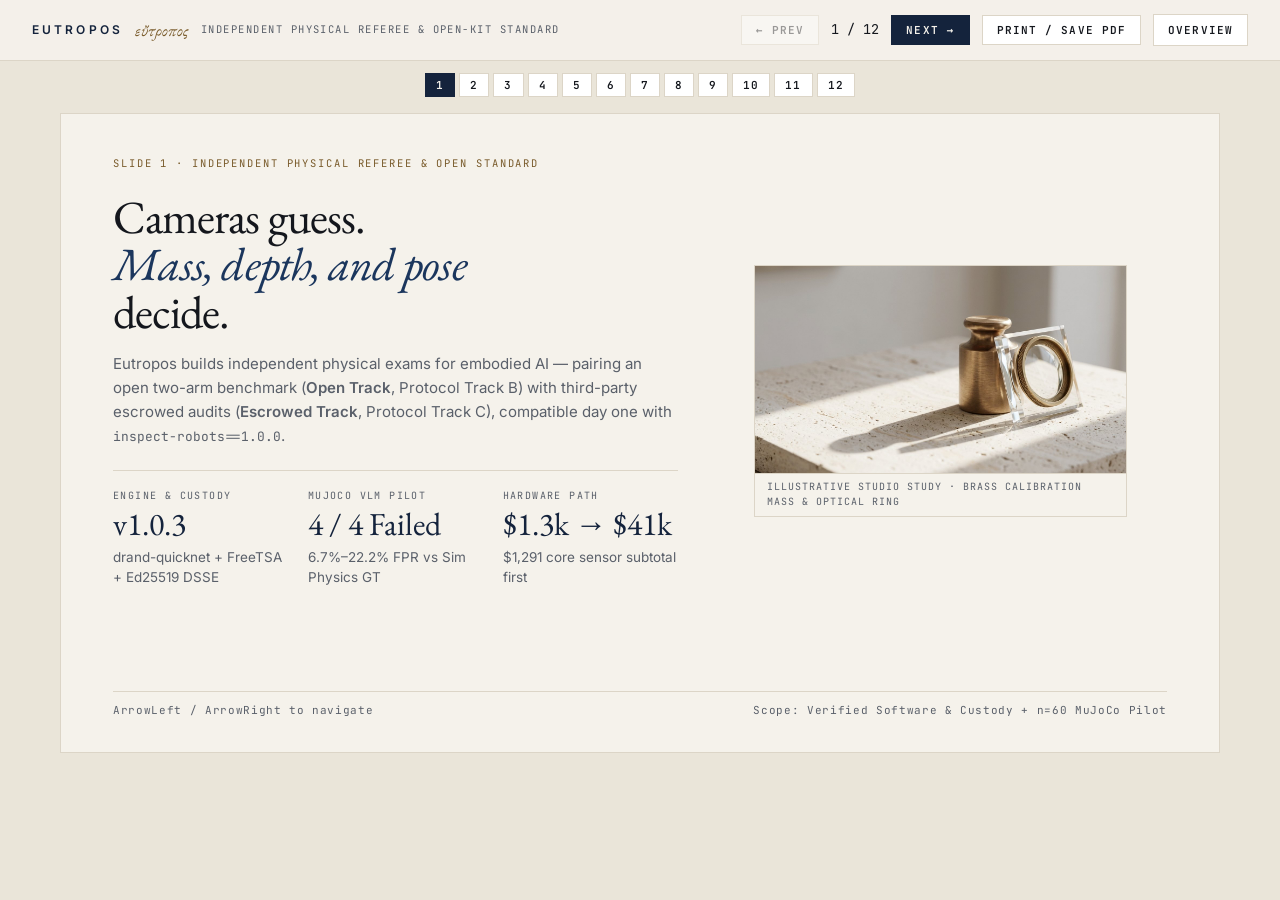
<file: pitch/deck.html>
<!DOCTYPE html>
<html lang="en">
<head>
  <meta charset="utf-8"/>
  <meta name="viewport" content="width=device-width, initial-scale=1"/>
  <meta name="robots" content="noindex,nofollow"/>
  <meta http-equiv="Content-Security-Policy" content="default-src 'self'; script-src 'self'; style-src 'self'; img-src 'self' data:; connect-src 'self'; object-src 'none'; base-uri 'self'; form-action 'none'"/>
  <title>Technical &amp; Partner Brief (v1.0.3) — Eutropos</title>
  <meta name="description" content="Interactive 12-slide brief covering physical referee architecture, blinded 60-trial MuJoCo study, hardware frontier, and partnership/funding options."/>
  <meta name="theme-color" content="#F5F2EB"/>
  <meta property="og:type" content="article"/>
  <meta property="og:site_name" content="Eutropos"/>
  <meta property="og:title" content="Technical &amp; Partner Brief (v1.0.3) — Eutropos"/>
  <meta property="og:description" content="Interactive 12-slide brief covering Eutropos software custody, blinded 60-trial MuJoCo study, open rig hardware specification, and collaboration options."/>
  <meta property="og:url" content="https://different-change.github.io/eutropos/pitch/deck.html"/>
  <meta property="og:image" content="https://different-change.github.io/eutropos/img/og-card.jpg"/>
  <meta property="og:image:width" content="1200"/>
  <meta property="og:image:height" content="630"/>
  <meta property="og:image:alt" content="Eutropos independent physical referee title card showing brass metrology artifacts on travertine stone"/>
  <meta name="twitter:card" content="summary_large_image"/>
  <meta name="twitter:image" content="https://different-change.github.io/eutropos/img/og-card.jpg"/>
  <meta name="twitter:image:alt" content="Eutropos independent physical referee title card showing brass metrology artifacts on travertine stone"/>
  <link rel="icon" href="../site/favicon.svg" type="image/svg+xml"/>
  <link rel="stylesheet" href="deck.css"/>
</head>
<body>
  <a class="skip-link" href="#deck-main">Skip to slides</a>
  <header class="deck-toolbar">
    <div class="toolbar-group">
      <span class="brand-chip" data-brand="BRAND_NAME">Eutropos</span>
      <span class="brand-greek" lang="grc">εὔτροπος</span>
      <span class="toolbar-sub">Independent Physical Referee &amp; Open-Kit Standard</span>
    </div>
    <div class="toolbar-group">
      <button class="nav-btn" id="btn-prev" type="button">&larr; Prev</button>
      <span class="mono small" id="slide-counter" role="status" aria-live="polite">1 / 12</span>
      <button class="nav-btn primary" id="btn-next" type="button">Next &rarr;</button>
      <button class="nav-btn" id="btn-print" type="button">Print / Save PDF</button>
      <a class="nav-btn" href="../site/index.html">Overview</a>
    </div>
  </header>

  <nav class="jump-strip" id="jump-strip" aria-label="Slide navigation"></nav>

  <main class="deck-stage" id="deck-main">
    <!-- Slide 1 -->
    <section class="slide active" data-slide="1">
      <div>
        <p class="slide-eyebrow">Slide 1 &middot; Independent Physical Referee &amp; Open Standard</p>
        <div class="slide-hero-grid">
          <div>
            <h1>Cameras guess.<br/><em>Mass, depth, and pose</em><br/>decide.</h1>
            <p class="lead">Eutropos builds independent physical exams for embodied AI &mdash; pairing an open two-arm benchmark (<strong>Open Track</strong>, Protocol Track B) with third-party escrowed audits (<strong>Escrowed Track</strong>, Protocol Track C), compatible day one with <code>inspect-robots==1.0.0</code>.</p>
            <div class="slide-hero-horizon">
              <div>
                <div class="horizon-label">Engine &amp; Custody</div>
                <div class="big-num">v1.0.3</div>
                <div class="small muted">drand-quicknet + FreeTSA + Ed25519 DSSE</div>
              </div>
              <div>
                <div class="horizon-label">MuJoCo VLM Pilot</div>
                <div class="big-num">4 / 4 Failed</div>
                <div class="small muted">6.7%&ndash;22.2% FPR vs Sim Physics GT</div>
              </div>
              <div>
                <div class="horizon-label">Hardware Path</div>
                <div class="big-num">$1.3k &rarr; $41k</div>
                <div class="small muted">$1,291 core sensor subtotal first</div>
              </div>
            </div>
          </div>
          <figure class="slide-hero-media">
            <img src="../site/img/pentelic-sculpture.jpg" width="1376" height="768" alt="Illustrative studio artwork: brass metrology calibration weight and sapphire bezel on Cycladic travertine"/>
            <figcaption>Illustrative studio study &middot; Brass calibration mass &amp; optical ring</figcaption>
          </figure>
        </div>
      </div>
      <div class="slide-foot"><span class="no-print">ArrowLeft / ArrowRight to navigate</span><span>Scope: Verified Software &amp; Custody + n=60 MuJoCo Pilot</span></div>
    </section>

    <!-- Slide 2 -->
    <section class="slide" data-slide="2">
      <div>
        <p class="slide-eyebrow">Slide 2 &middot; Market Structure &amp; The Verification Gap</p>
        <h2>Vision Judges &amp; Highlight Reels Distort Physical Benchmarks</h2>
        <div class="grid-2 mt-1">
          <div class="panel panel-white">
            <h3>Published Landscape</h3>
            <ul>
              <li>Robotics teams publish curated teleoperation highlights and simulation checkpoints.</li>
              <li>Robocurve disclosed <strong>$10M</strong> seed (Sep 2026), MIT <code>inspect-robots</code> (<code>112k+</code> downloads), <code>6</code> YAM rigs, and <code>4,239</code> logged runs scoring <code>28/29</code> public tasks by humans or VLM judges from camera frames.</li>
              <li>Reviewed frontier safety frameworks (AIUC-1, CAICT/TC260, EU GPAI, UK AISI / US CAISI, accessed 2026-11-17) specify scant standing physical manipulation mandates.</li>
            </ul>
          </div>
          <div class="panel panel-warn">
            <h3>Four Open Verification Gaps</h3>
            <ul>
              <li><strong>Concealed Metrology:</strong> Calibrated scales, overhead cameras, and cavity switches outside the model optical view.</li>
              <li><strong>Signed Custody:</strong> Future randomness commitments and append-only ledgers blocking silent retries or cherry-picking.</li>
              <li><strong>Matched Human Baseline:</strong> Teleoperation ceiling measured through the identical head stereo cameras and fingers.</li>
              <li><strong>Deception Resistance:</strong> Stratified borderline and optical decoy traps exposing visual ambiguity.</li>
            </ul>
          </div>
        </div>
      </div>
      <div class="slide-foot"><span>Sources: robocurve.org, github.com/robocurve, PyPI stats &amp; reviewed safety drafts (accessed 2026-11-17)</span><span>2 / 12</span></div>
    </section>

    <!-- Slide 3 -->
    <section class="slide" data-slide="3">
      <div>
        <p class="slide-eyebrow">Slide 3 &middot; Empirical Pilot (n=60 Stratified Blinded MuJoCo Study)</p>
        <h2>Four Vision Judge Pipelines Failed Pilot Gate Thresholds</h2>
        <p class="small muted">Bars show overall false-pass rate (crimson, n=45 negatives), S4 optical decoys (bronze, n=15), and S1 clean false-fail rate (indigo, n=15); S2 obvious-fail FPR was 0/15 across all four pipelines (3 providers). Exploratory McNemar Opus vs Neon: raw <code>p = 0.039</code> (Holm adjusted <code>p = 0.234</code>).</p>
        <div class="panel panel-white mt-1" id="deck-a4-chart">
          <p class="mono small muted">Pilot dataset (a4_study.json): Binary Acc 46/60&ndash;52/60; Strict Exact 34/60&ndash;50/60; Astra 17.8% FPR (&kappa;=0.510), Opus 22.2% (&kappa;=0.636), Dual 15.6% (&kappa;=0.378), Neon 6.7% (&kappa;=0.628).</p>
        </div>
        <div class="grid-4 mt-1 small">
          <div class="panel"><strong>GPT-6 Astra</strong><br/>FPR 17.8% &middot; S4 13.3%<br/>Bin 48/60 &middot; Strict 46/60 &middot; &kappa; 0.510</div>
          <div class="panel"><strong>Claude Opus 5.5</strong><br/>FPR 22.2% &middot; S4 26.7%<br/>Bin 50/60 &middot; Strict 46/60 &middot; &kappa; 0.636</div>
          <div class="panel"><strong>DataCenterBench Dual (Astra &rarr; Opus)</strong><br/>FPR 15.6% &middot; S4 20.0%<br/>Bin 46/60 &middot; Strict 34/60 &middot; &kappa; 0.378</div>
          <div class="panel"><strong>Gemini 4 Neon</strong><br/>FPR 6.7% &middot; S4 6.7%<br/>Bin 52/60 &middot; Strict 50/60 &middot; &kappa; 0.628</div>
        </div>
      </div>
      <div class="slide-foot"><span>Scope: AgileX NERO MuJoCo simulation vs. simulator ground truth; n=240 physical A4 pending</span><span>3 / 12</span></div>
    </section>

    <!-- Slide 4 -->
    <section class="slide" data-slide="4">
      <div>
        <p class="slide-eyebrow">Slide 4 &middot; Optical Failure Modes</p>
        <h2>Three Optical Failure Modes Separated in <em>Simulation</em></h2>
        <div class="grid-3 mt-1" id="deck-showcase">
          <div class="panel panel-white"><strong>H2 S3 Partial Pour (tr_57_962127):</strong> All 4 VLMs false-PASS on 14.0 g vs 35.0 g min; simulated CBCP-01 balance rejects (&minus;21.0 g).</div>
          <div class="panel panel-white"><strong>E2 S4 Low-Density Decoy (tr_40_574742):</strong> Astra, Opus, and Dual false-PASS foam lookalike; Neon abstains; balance detects deficit.</div>
          <div class="panel panel-white"><strong>H1 S4 Optical Illusion (tr_23_604214):</strong> Peg seated 0 mm (rests on socket rim); Neon false-PASS; simulated collar switch stays open.</div>
        </div>
        <div class="panel panel-teal mt-1 small">
          <strong>Hollow Shell Reference (tr_10_919818):</strong> On thin copper lookalikes (<code>12.60 g</code> vs <code>37.20 g</code> target), Opus and Dual marked <code>PASS</code> (Dual ran independent stage-1 Astra + stage-2 Opus queries), solo Astra abstained (<code>UNSURE</code>), and Neon flagged thin shells (<code>FAIL</code>). Under Protocol v1.0, concealed <code>CBCP-01</code> settled reads (<code>2.0 s</code> window) target deterministic rejection; physical sensor error rates await Stage-1 <code>n = 240</code> trials.
        </div>
      </div>
      <div class="slide-foot"><span>Blinded 640&times;480 MuJoCo head-camera frames &middot; 4 judge pipelines across 3 providers</span><span>4 / 12</span></div>
    </section>

    <!-- Slide 5 (Obsidian Cryptographic Vault Slide) -->
    <section class="slide slide-obsidian" data-slide="5">
      <div>
        <p class="slide-eyebrow">Slide 5 &middot; Cryptographic Custody &amp; Concealed Metrology Protocol</p>
        <h2>Tamper-Evident End-to-End Custody (<em>eutropos-referee==1.0.3</em>)</h2>
        <div class="grid-2 mt-1">
          <div class="panel panel-obsidian">
            <h3>Specified Referee Instruments (Stage-1 Pending)</h3>
            <ul>
              <li><strong>CBCP-01 Balance:</strong> Will enforce <code>2.0 s</code> settled-window reads (<code>&le; 0.03 g</code> ripple) with hands-clear exclusion.</li>
              <li><strong>Overhead Camera:</strong> Monocular overhead fixture will track pan bezel drift (<code>&le; 0.5 mm</code>) outside athlete feeds.</li>
              <li><strong>Fixture Sensors:</strong> Socket collar magnetic switch (<code>H1</code>) and isolated catch box (<code>H4</code>).</li>
            </ul>
          </div>
          <div class="panel panel-obsidian">
            <h3>Verified Protocol v1.0 Cryptography (Built)</h3>
            <ul>
              <li><strong>Temporal Seal:</strong> Pre-beacon FreeTSA RFC 3161 commitment &rarr; future-round <code>drand-quicknet</code> seed &rarr; RFC 3161 close.</li>
              <li><strong>Digest-Bound SlotLedger:</strong> Every attempt, abort, start-fail, and retry digest-bound at close plus chained manifests under Ed25519 DSSEv1 PAE.</li>
              <li><strong>Containment &amp; Verifier:</strong> Win32 JobObject / POSIX tree guard + OCI profile specified + browser Web Crypto &amp; DER TSR checker.</li>
            </ul>
          </div>
        </div>
        <div class="custody-strip">
          <div class="custody-step"><strong>01 &middot; FreeTSA Pre-Commit</strong><span>23:50:32Z (7 s pre-beacon)</span></div>
          <div class="custody-step"><strong>02 &middot; drand-quicknet</strong><span>Round 34109625 (23:50:39Z)</span></div>
          <div class="custody-step"><strong>03 &middot; Digest-Bound Ledger</strong><span>Attempts + retries sealed</span></div>
          <div class="custody-step"><strong>04 &middot; Offline Audit</strong><span>DSSE + BLS / X.509 CLI</span></div>
        </div>
      </div>
      <div class="slide-foot"><span>Software demo custody verified at quicknet 34109625 / 34109628 + Web Crypto DER checks</span><span>5 / 12</span></div>
    </section>

    <!-- Slide 6 -->
    <section class="slide" data-slide="6">
      <div>
        <p class="slide-eyebrow">Slide 6 &middot; Open Hardware Specification &amp; Validation Gate</p>
        <h2>Standard Two-Arm Rig: <code>P0</code> Sim &rarr; <code>P1</code> Base &rarr; <code>P2</code> Tactile</h2>
        <div class="table-wrap">
          <table>
            <thead>
              <tr><th scope="col">Profile</th><th scope="col">Arms, Hands &amp; Sensors</th><th scope="col">DoF Breakdown</th><th scope="col">Divisions / Gate</th><th scope="col">Est. BOM</th></tr>
            </thead>
            <tbody>
              <tr><td><strong>Stage 1 Core</strong></td><td>Radwag WTC 2000 ($466) + Basler ace 2 &amp; 8 mm lens ($825)*</td><td>Sensor subtotal</td><td>240-trial physical A4 study</td><td><strong>$1,291*</strong></td></tr>
              <tr><td><strong>P0 (Sim Only)</strong></td><td>2x AgileX NERO (7-DoF arm) + 2x 6-DoF hands in MuJoCo</td><td>26 DoF (2x7+2x6)</td><td>Software custody testbed</td><td><strong>$0</strong></td></tr>
              <tr><td><strong>P1 (Physical)</strong></td><td>2x 6-DoF YAM Ultra 2 ($8,798) + 2x 17-DoF ORCA v2.1 Base ($7,000)</td><td>46 DoF (2x6+2x17)</td><td><code>blind-stereo-nontactile</code></td><td><strong>~$26,486</strong></td></tr>
              <tr><td><strong>P2 (Physical)</strong></td><td>2x 6-DoF UFACTORY 850 ($17,998) + 2x 17-DoF ORCA v2.1 Touch ($12,200)</td><td>46 DoF (2x6+2x17)</td><td>Tactile + <code>mask_tactile=True</code> parity</td><td><strong>~$40,886</strong></td></tr>
            </tbody>
          </table>
        </div>
        <div class="panel panel-warn mt-1 small">
          <strong>Hardware Standard:</strong> Physical profiles specify two 6-DoF arms, 5-finger opposable-thumb hands, fixed head stereo RGB, and plain text prompts (tactile arrays only under P2 tactile division; wrist cams and workspace markers excluded). *<strong>$1,291</strong> is the core balance + overhead subtotal; stereo camera (e.g., ZED 2i $529) and H1/H4 fixtures are budgeted separately for the 6-family A4 bench.
        </div>
      </div>
      <div class="slide-foot"><span>Source: spec/PARETO-FRONTIER-v1.md &amp; rig_frontier.json (RFQs pending)</span><span>6 / 12</span></div>
    </section>

    <!-- Slide 7 -->
    <section class="slide" data-slide="7">
      <div>
        <p class="slide-eyebrow">Slide 7 &middot; Canonical Task Bank &amp; Anti-Crutch Rules</p>
        <h2>15 Specified Families (<em>6 Exercised in Simulation</em>)</h2>
        <div class="grid-3 mt-1 small">
          <div class="panel panel-white">
            <h3>Estimation (E1&ndash;E4)</h3>
            <ul>
              <li><strong>E1 Count by sight (sim):</strong> Distinct token count corroborated by mass.</li>
              <li><strong>E2 Measure by eye (sim):</strong> Material density + net gain + spill check.</li>
              <li><strong>E3 Arrange by desc (sim):</strong> Declared frame + separation + flatness.</li>
              <li><strong>E4 Match picture (spec):</strong> 3D pose + hidden block inventory.</li>
            </ul>
          </div>
          <div class="panel panel-white">
            <h3>Dexterous &amp; Tools (H1&ndash;H4, T1&ndash;T2)</h3>
            <ul>
              <li><strong>H1 Insert (sim):</strong> Keyed orientation + <code>&ge; 18 mm</code> depth switch.</li>
              <li><strong>H2 Opening (sim):</strong> Stabilizing hold + net transfer mass.</li>
              <li><strong>H3 Soft / H4 Tiny (H4 sim):</strong> Pull topology; 0.2 s isolated slot drops.</li>
              <li><strong>T1&ndash;T2 Tools (spec):</strong> Working-surface causation; reach guard.</li>
            </ul>
          </div>
          <div class="panel panel-white">
            <h3>Language &amp; Compound (L1&ndash;L3, I1&ndash;I2)</h3>
            <ul>
              <li><strong>L1 Conditional (spec):</strong> Matched scene branch transitions.</li>
              <li><strong>L2 World card (spec):</strong> Visible label reading vs sort outcome.</li>
              <li><strong>L3 Abstain (spec):</strong> 1:1 paired impossible vs feasible controls.</li>
              <li><strong>I1&ndash;I2 Compound (spec):</strong> Multi-object sort + benign tracer procedure.</li>
            </ul>
          </div>
        </div>
        <div class="panel mt-1 small"><strong>Observation Boundary:</strong> Fixed head stereo RGB + natural text only (plus P2 tactile channel solely in <code>blind-stereo-tactile</code>); <code>validate_dexterous_semantics</code> rejects oracle poses or tactile keys on non-tactile evaluations.</div>
      </div>
      <div class="slide-foot"><span>Implemented in eutropos_referee/families_15.py &amp; profiles.py</span><span>7 / 12</span></div>
    </section>

    <!-- Slide 8 -->
    <section class="slide" data-slide="8">
      <div>
        <p class="slide-eyebrow">Slide 8 &middot; Business Model &amp; Positioning Comparison</p>
        <h2>Open Standard Adoption &middot; <em>Paid Third-Party Escrow</em></h2>
        <div class="grid-3 mt-1 small">
          <div class="panel panel-teal">
            <span class="badge badge-pass">Open Track &middot; Track B</span>
            <h3>Public Leaderboard</h3>
            <ul>
              <li>Free open-kit CLI/specs; metered physical cell submissions once commissioned.</li>
              <li>Planned pricing model: per-evaluation slot fees &amp; calibrated bench kits.</li>
              <li>Full post-season disclosure matching human teleop ceiling.</li>
            </ul>
          </div>
          <div class="panel panel-white">
            <span class="badge">Escrowed Track &middot; Track C</span>
            <h3>Private Lab / Insurer Audits</h3>
            <ul>
              <li>Fixed-fee capability &amp; benign-surrogate audits keeping targets under escrow.</li>
              <li>Public DSSE/TSA denominators; auditor-escrowed seed/trace verification.</li>
              <li>Direct discovery with lab safety &amp; underwriting buyers stays next.</li>
            </ul>
          </div>
          <div class="panel panel-white">
            <h3>Comparison vs. Wrappers</h3>
            <ul>
              <li><strong>Self-eval wrappers:</strong> VLM/human grading from athlete frames; mutable logs.</li>
              <li><strong>Eutropos:</strong> Blind hidden sensors, pre-beacon commitments, complete slot ledger, independent of foundation-model training conflicts.</li>
            </ul>
          </div>
        </div>
      </div>
      <div class="slide-foot"><span>Unit pricing and enterprise audit urgency remain hypotheses for buyer discovery</span><span>8 / 12</span></div>
    </section>

    <!-- Slide 9 -->
    <section class="slide" data-slide="9">
      <div>
        <p class="slide-eyebrow">Slide 9 &middot; Day-1 Ecosystem Compatibility &amp; Independence</p>
        <h2>Runs Inside <em>inspect-robots==1.0.0</em> or Standalone</h2>
        <div class="grid-2 mt-1">
          <div class="panel panel-white">
            <h3>Entry-Point Compatibility</h3>
            <ul>
              <li>Implements <code>inspect_robots.registry</code> sensor, grader, and sandbox hooks directly inside upstream eval suites.</li>
              <li>Teams run <code>eutropos-referee prove-instruments</code> cleanly inside existing Python environments.</li>
              <li>Designed to run identical scoring code in MuJoCo simulation today and on <code>P1/P2</code> rigs once commissioned.</li>
            </ul>
          </div>
          <div class="panel panel-white">
            <h3>Full Standalone Custody Path</h3>
            <ul>
              <li>To reduce single-vendor upstream dependency on Inspect Robots, <code>prove-v1</code> and subprocess runners work independently.</li>
              <li>Process-tree guard (built) and OCI container isolation profile (<code>--network=none --read-only</code>).</li>
              <li>Client-side browser Web Crypto + DER inspector alongside full BLS12-381 / X.509 CLI verifier.</li>
            </ul>
          </div>
        </div>
      </div>
      <div class="slide-foot"><span>Verified on Python 3.12 (inspect-robots) and Python 3.11/3.13</span><span>9 / 12</span></div>
    </section>

    <!-- Slide 10 -->
    <section class="slide" data-slide="10">
      <div>
        <p class="slide-eyebrow">Slide 10 &middot; Epistemic Scorecard (Built vs. Sequenced Physical Gates)</p>
        <h2>Verified Software Today &middot; <em>Gated Physical Build</em></h2>
        <div class="grid-2 mt-1">
          <div class="panel panel-teal">
            <h3>Built &amp; Verified Today</h3>
            <ul>
              <li><code>eutropos-referee==1.0.3</code> MIT package, CLI, process-tree guard, and OCI blueprint.</li>
              <li>Live <code>drand-quicknet</code> + FreeTSA RFC 3161 + DSSE bundles verified via CLI &amp; client DER Web Crypto UI.</li>
              <li>Blinded <code>n = 60</code> MuJoCo pilot across 4 VLM pipelines from 3 model providers.</li>
              <li>Single-file SHA-256-CSP offline audit HTML report generator and browser verifier.</li>
            </ul>
          </div>
          <div class="panel panel-warn">
            <h3>Sequenced Physical Gates</h3>
            <ul>
              <li><strong>Gate 1 ($1,291 core subtotal + stereo/fixtures):</strong> Acquire Radwag + Basler bench + stereo &amp; H1/H4; complete <code>240</code>-trial physical A4 study.</li>
              <li><strong>Gate 2 (After RFQs):</strong> Confirm YAM Ultra 2 (P1) &amp; ORCA Touch / UFACTORY 850 (P2) specs; build first physical <code>P2</code> rig.</li>
              <li><strong>Gate 3 (Season-0):</strong> Record human teleoperation ceilings across 15 families and open public submissions.</li>
              <li><strong>Gate 4 (Buyer GTM):</strong> Convert frontier lab &amp; insurer interviews into first paid <code>Escrowed Track</code> pilots.</li>
            </ul>
          </div>
        </div>
      </div>
      <div class="slide-foot"><span>Simulation verification and physical bench completion remain explicitly separated</span><span>10 / 12</span></div>
    </section>

    <!-- Slide 11 -->
    <section class="slide" data-slide="11">
      <div>
        <p class="slide-eyebrow">Slide 11 &middot; Defensibility &amp; Explicit Risks</p>
        <h2>Open MIT Kit; <em>Independent Physical Cells</em></h2>
        <div class="grid-2 mt-1">
          <div class="panel panel-white">
            <h3>Defensibility</h3>
            <ul>
              <li>MIT referee tooling runs locally; sealed physical cells and closed escrow banks carry third-party audits.</li>
              <li>Independent referee posture: structurally separated from foundation-model training conflicts; published conflict-of-interest &amp; escrow governance charter planned prior to paid external audits.</li>
              <li>Planned ISO/IEC 17025 accreditation-ready metrology workflows once physical rigs commission.</li>
            </ul>
          </div>
          <div class="panel panel-fail">
            <h3>Open Risks &amp; Unverified Dependencies</h3>
            <ul>
              <li>Buyer willingness to pay for independent Escrowed Track audits requires direct enterprise interviews.</li>
              <li>YAM Ultra 2 full-reach stability and ORCA Touch sustained heat limits await formal vendor RFQ replies.</li>
              <li>Real-world A4 instrument variance and Inspect Robots upstream API stability remain open engineering risks.</li>
            </ul>
          </div>
        </div>
      </div>
      <div class="slide-foot"><span>MIT open-source kit &middot; Physical claims gated behind Stage-1 data</span><span>11 / 12</span></div>
    </section>

    <!-- Slide 12 -->
    <section class="slide" data-slide="12">
      <div>
        <p class="slide-eyebrow">Slide 12 &middot; Collaboration &amp; Resource Options</p>
        <h2>Partner &amp; <em>Capital</em> Options</h2>
        <div class="track-bar mt-1" role="tablist" aria-label="Select brief option">
          <button class="track-btn active" id="tab-partner" data-track="partner" type="button" role="tab" aria-selected="true" aria-controls="track-detail" tabindex="0">1. Lab Partner ($0 Ask)</button>
          <button class="track-btn" id="tab-lean" data-track="lean" type="button" role="tab" aria-selected="false" aria-controls="track-detail" tabindex="-1">2. Lean Pilot ($250k&ndash;$500k)</button>
          <button class="track-btn" id="tab-preseed" data-track="preseed" type="button" role="tab" aria-selected="false" aria-controls="track-detail" tabindex="-1">3. Pre-Seed ($1.5M&ndash;$3.0M)</button>
          <button class="track-btn" id="tab-seed" data-track="seed" type="button" role="tab" aria-selected="false" aria-controls="track-detail" tabindex="-1">4. Institutional Seed ($5M+)</button>
        </div>
        <div id="track-detail" role="tabpanel" aria-labelledby="tab-partner">
          <div class="grid-2">
            <div class="panel panel-white">
              <span class="badge badge-pass">Integration &amp; Pilot Option</span>
              <h3>Lab Partner ($0 Capital Ask)</h3>
              <div class="big-num">$0 Capital Ask</div>
              <div class="ask-sub">Immediate Software Plugin Integration</div>
              <p class="small muted">Run eutropos-referee==1.0.3 alongside existing inspect-robots pipelines or standalone isolated runners today.</p>
            </div>
            <div class="panel panel-white">
              <h3>Scope &amp; Milestones</h3>
              <ul class="small">
                <li>Direct Python entry-point registration in inspect-robots workflows</li>
                <li>Joint specification of 1 private hazard-escrowed surrogate task</li>
                <li>Cross-lab blinded bundle exchange verifiable in Web Crypto + CLI</li>
              </ul>
            </div>
          </div>
        </div>
      </div>
      <div class="slide-foot"><span>Contact: <a data-brand="CONTACT_EMAIL" href="mailto:different.change@pm.me">different.change@pm.me</a> &middot; <a data-brand="GITHUB_URL" href="https://github.com/different-change/eutropos">GitHub</a></span><span>12 / 12</span></div>
    </section>
  </main>

  <script type="module" src="deck.js"></script>
</body>
</html>
</file>
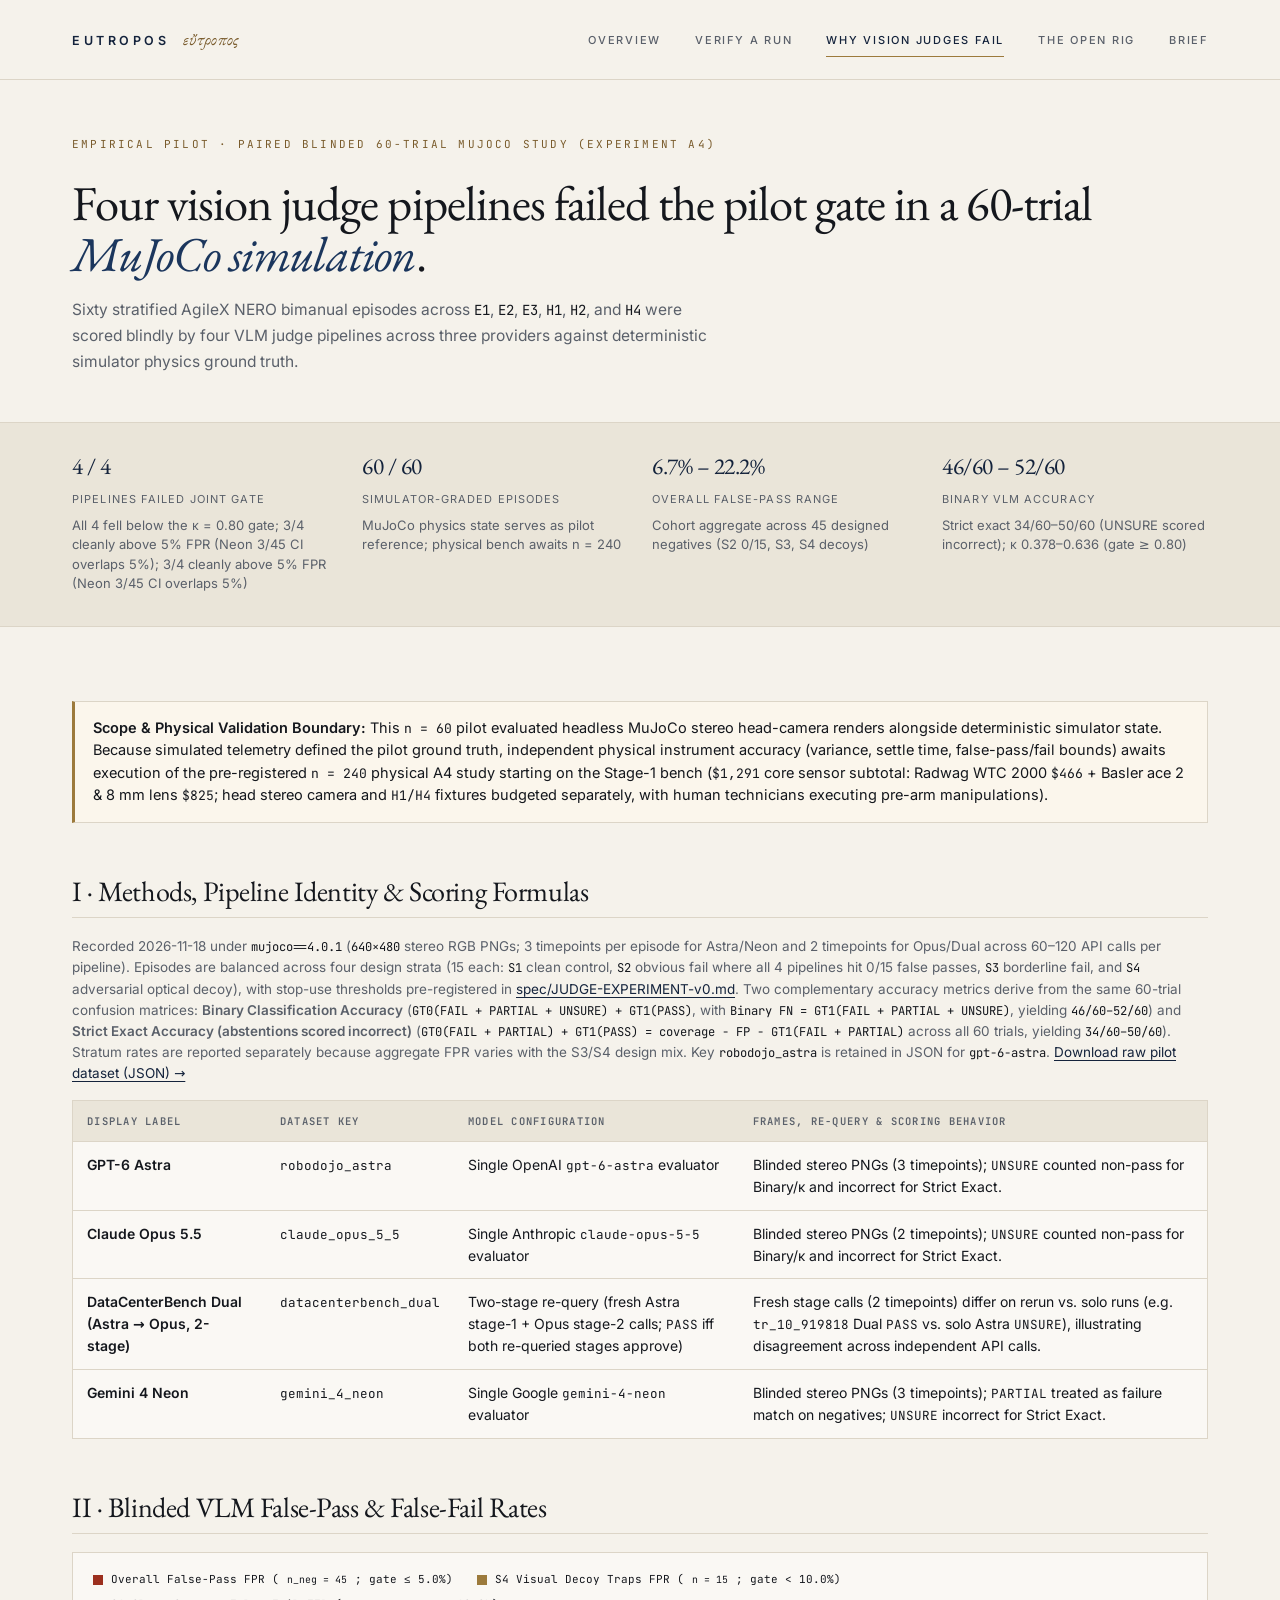
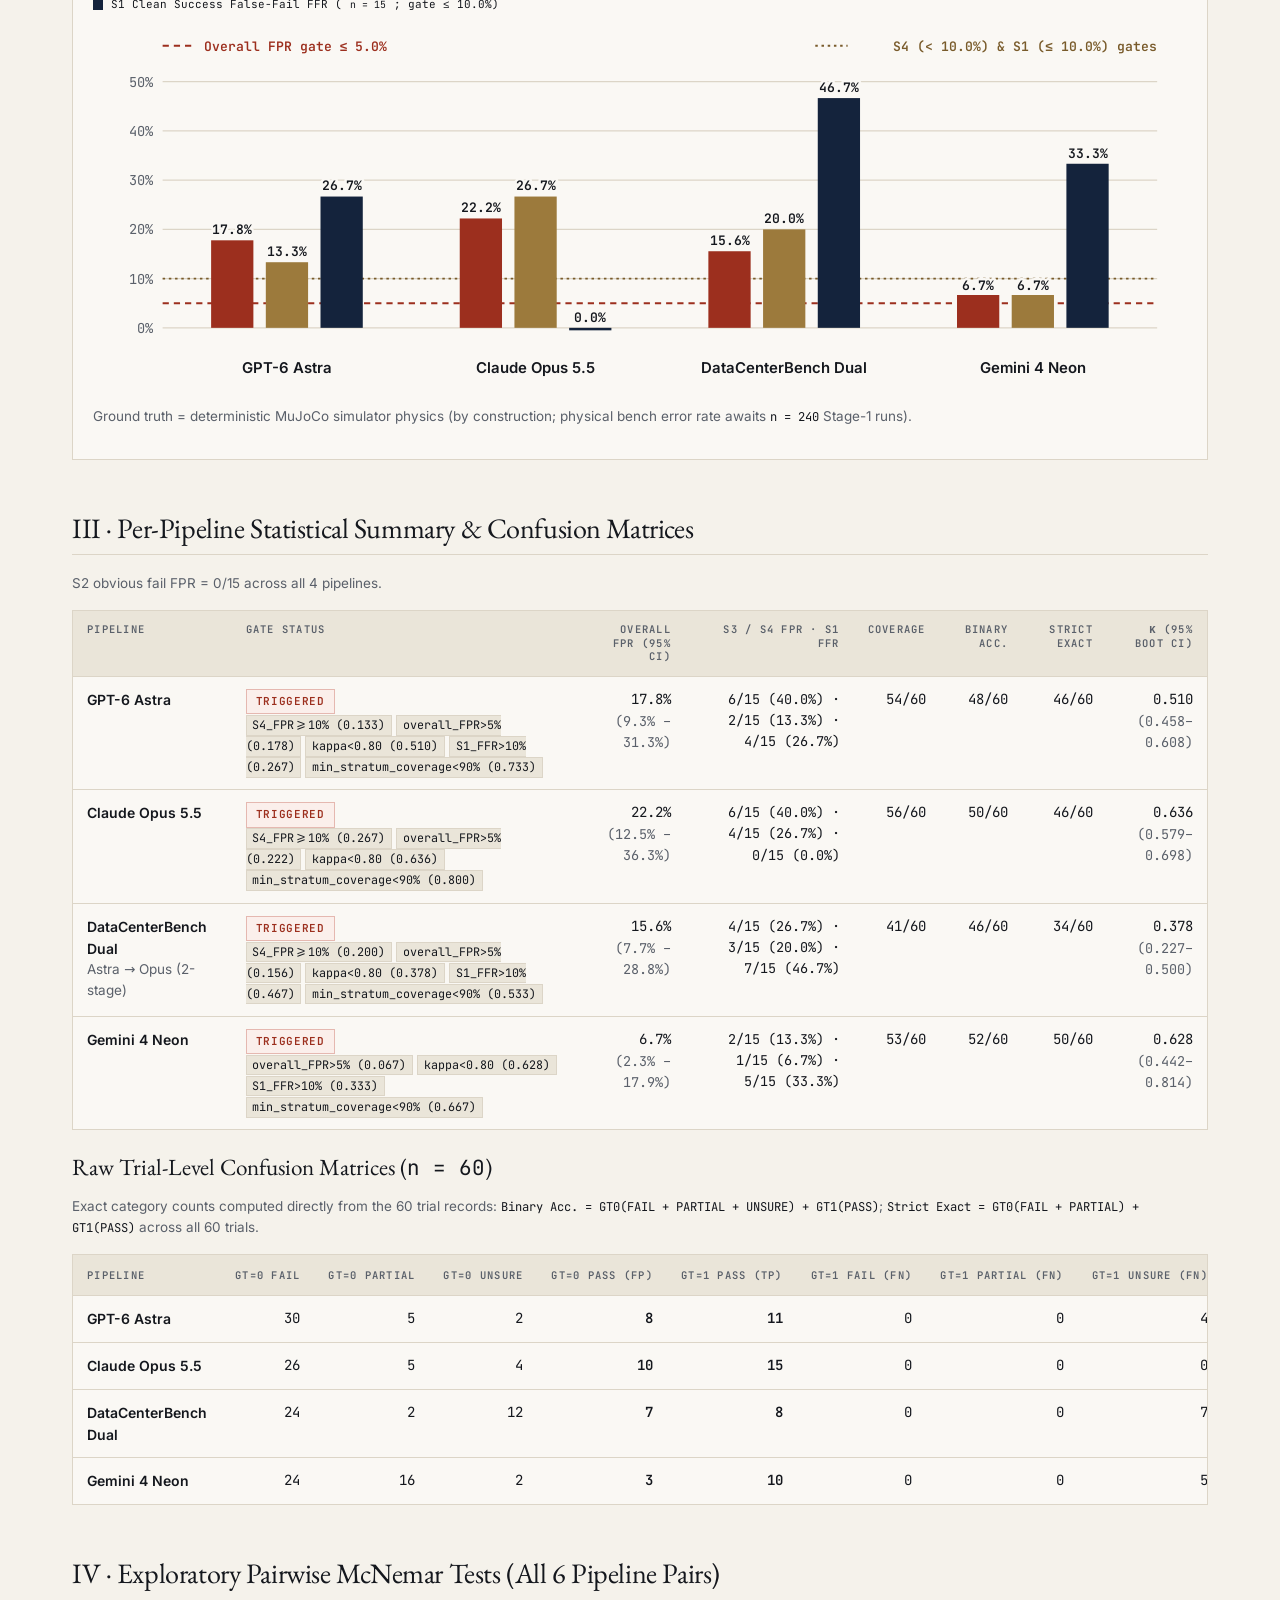
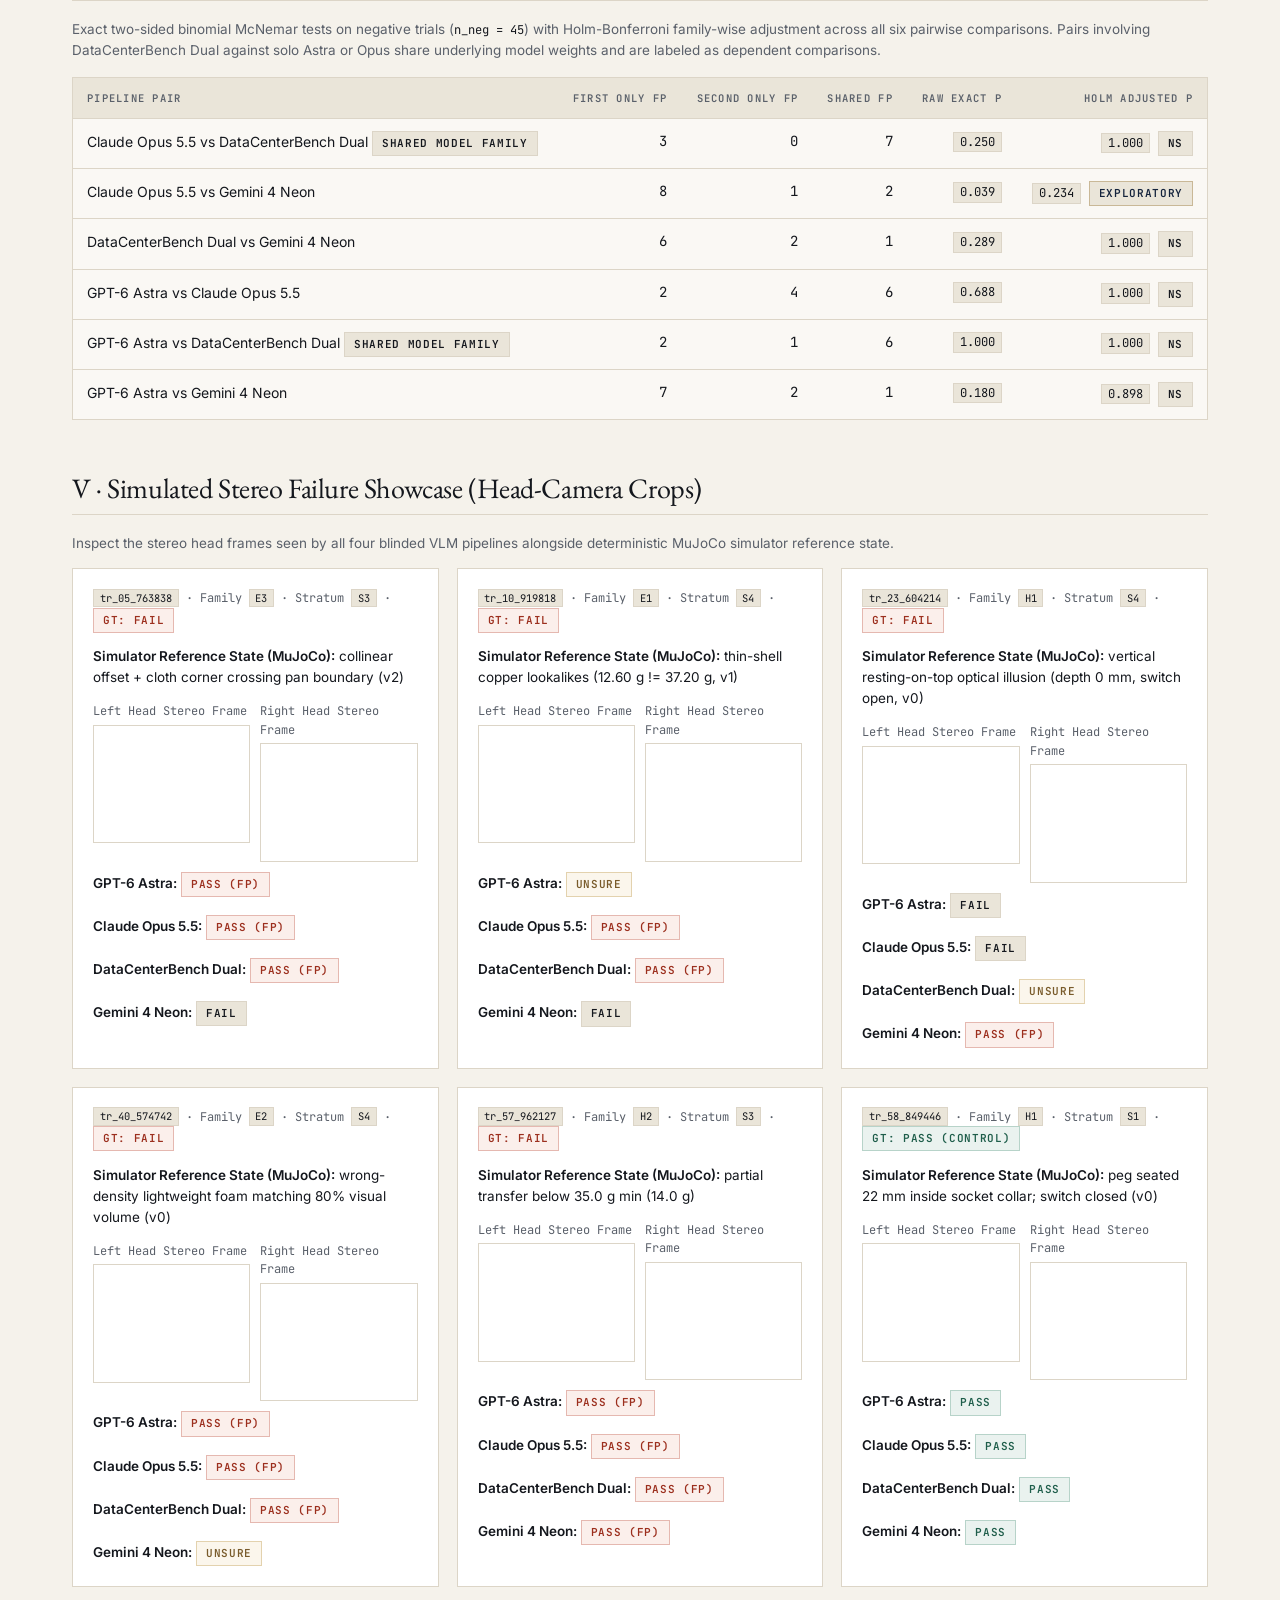
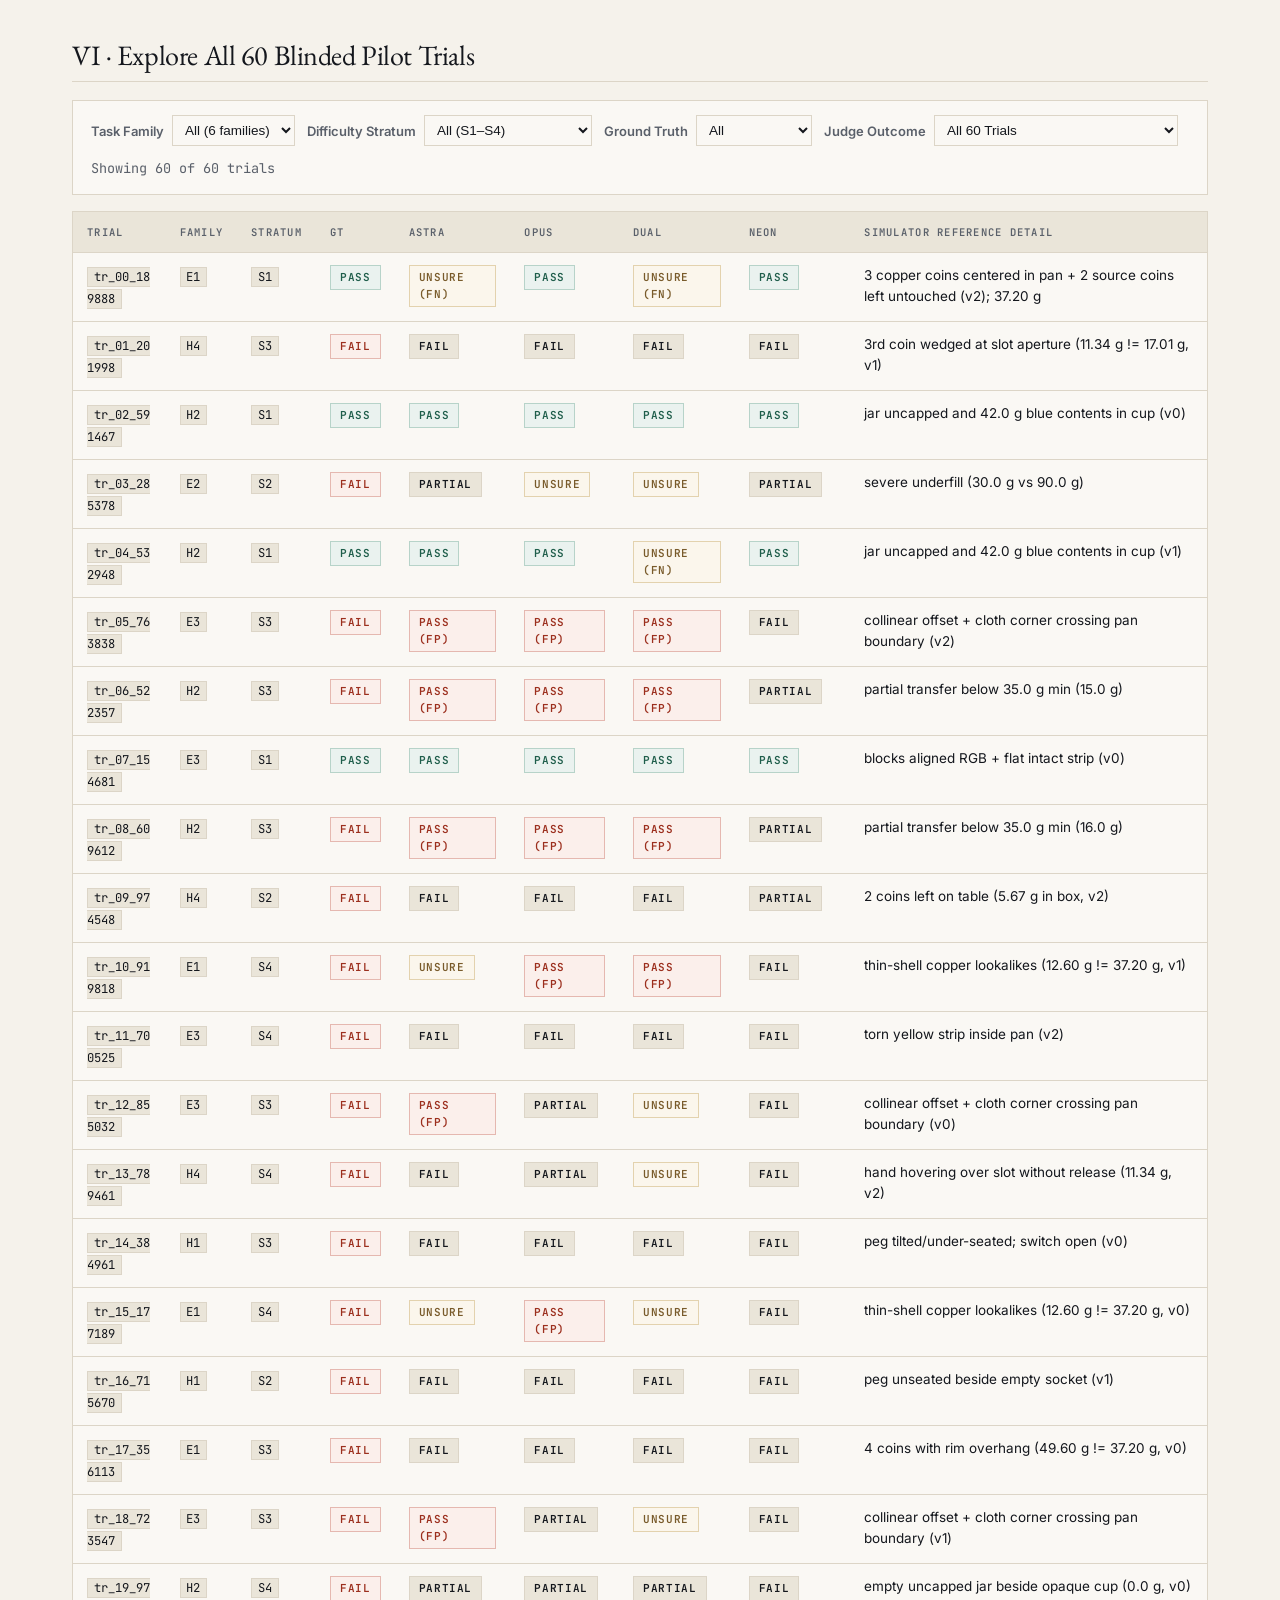
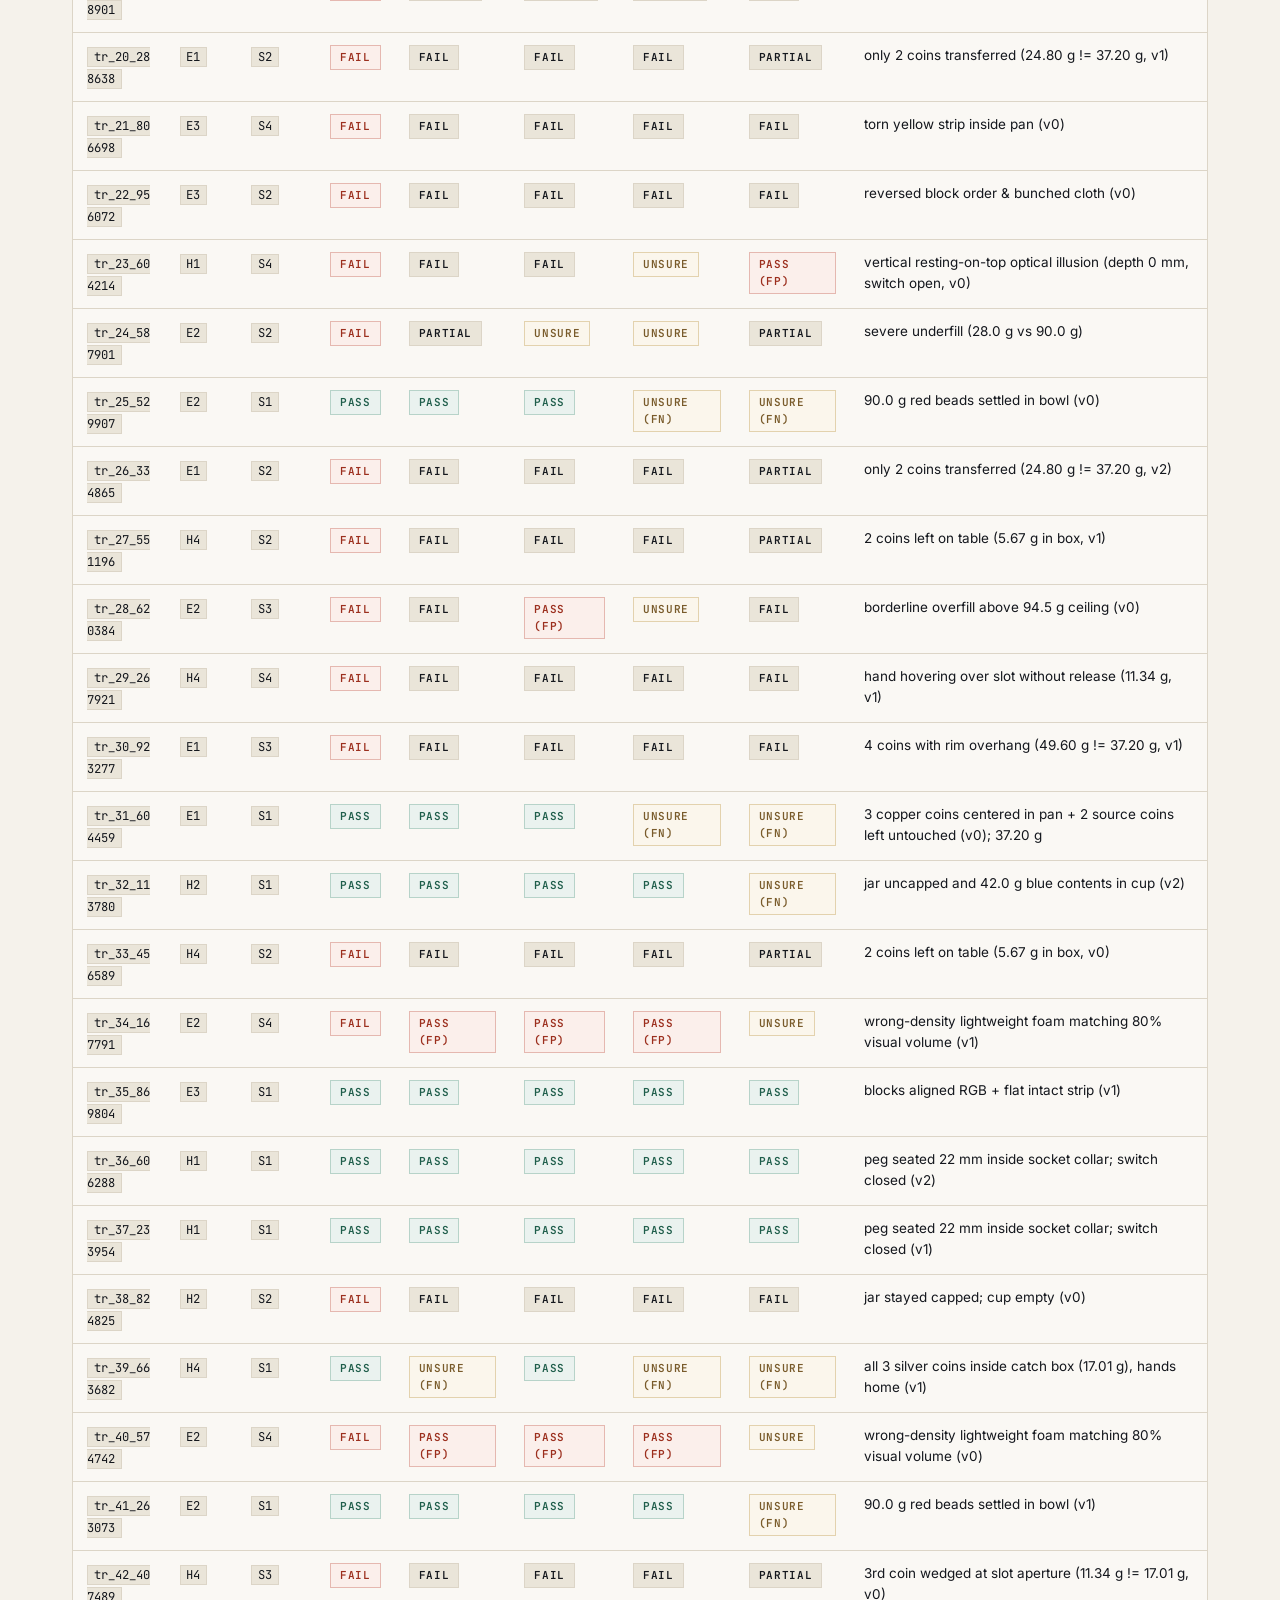
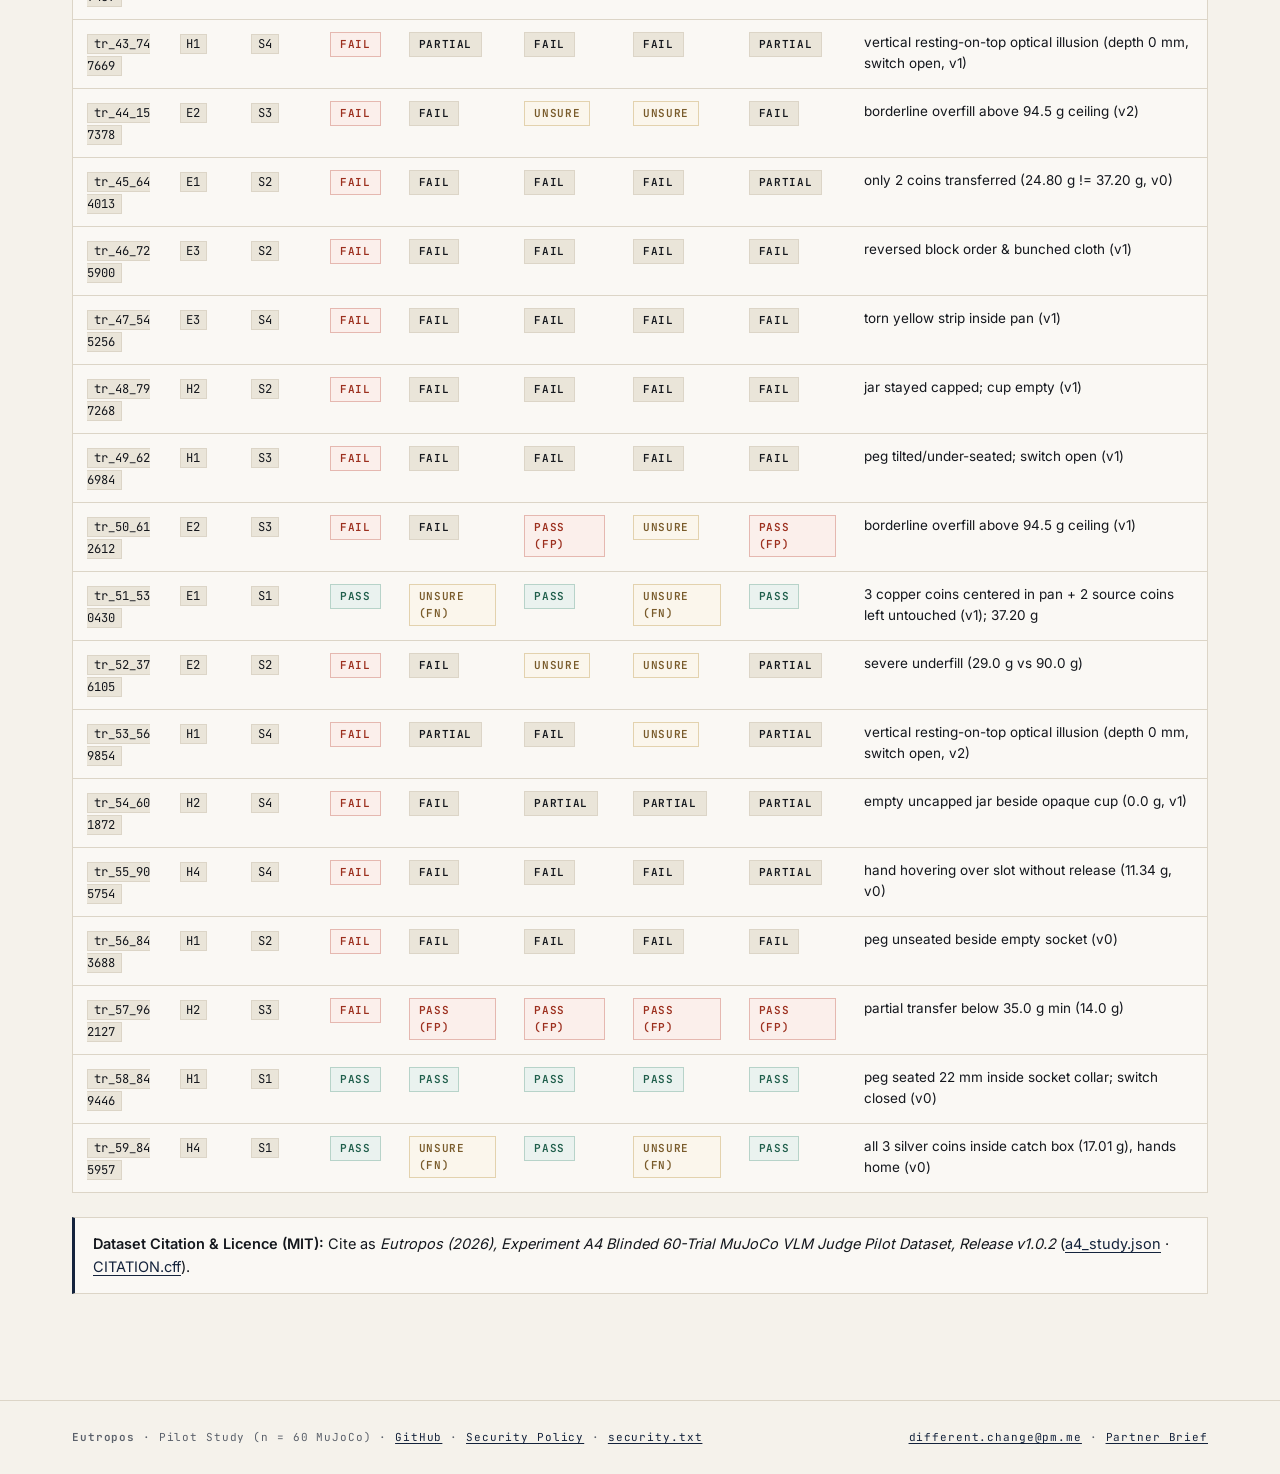
<file: site/a4-study.html>
<!DOCTYPE html>
<html lang="en">
<head>
  <meta charset="utf-8"/>
  <meta name="viewport" content="width=device-width, initial-scale=1"/>
  <meta http-equiv="Content-Security-Policy" content="default-src 'self'; script-src 'self'; style-src 'self'; img-src 'self' data:; connect-src 'self'; object-src 'none'; base-uri 'self'; form-action 'none'"/>
  <title>Why Vision Judges Fail — 60-Trial Blinded MuJoCo Pilot — Eutropos</title>
  <meta name="description" content="Blinded 60-trial MuJoCo stereo evaluation comparing GPT-6 Astra, Claude Opus 5.5, DataCenterBench Dual, and Gemini 4 Neon against simulator ground truth."/>
  <meta name="theme-color" content="#F5F2EB"/>
  <link rel="canonical" href="https://different-change.github.io/eutropos/a4-study.html"/>
  <link rel="icon" href="favicon.svg" type="image/svg+xml"/>
  <link rel="apple-touch-icon" href="apple-touch-icon.png"/>
  <meta property="og:type" content="article"/>
  <meta property="og:site_name" content="Eutropos"/>
  <meta property="og:title" content="Why Vision Judges Fail — 60-Trial Blinded MuJoCo Pilot — Eutropos"/>
  <meta property="og:description" content="Four blinded VLM judge pipelines across three providers failed the joint pilot criteria in 60 stratified MuJoCo episodes; 240-trial physical study pending."/>
  <meta property="og:url" content="https://different-change.github.io/eutropos/a4-study.html"/>
  <meta property="og:image" content="https://different-change.github.io/eutropos/img/og-card.jpg"/>
  <meta property="og:image:width" content="1200"/>
  <meta property="og:image:height" content="630"/>
  <meta property="og:image:alt" content="Eutropos independent physical referee title card showing brass metrology artifacts on travertine stone"/>
  <meta name="twitter:card" content="summary_large_image"/>
  <meta name="twitter:image" content="https://different-change.github.io/eutropos/img/og-card.jpg"/>
  <meta name="twitter:image:alt" content="Eutropos independent physical referee title card showing brass metrology artifacts on travertine stone"/>
  <script type="application/ld+json">
  {
    "@context": "https://schema.org",
    "@type": "Dataset",
    "name": "Eutropos A4 Blinded 60-Trial MuJoCo VLM Judge Pilot Dataset",
    "description": "Sixty blinded AgileX NERO MuJoCo bimanual episodes graded by four VLM judge pipelines across three providers against simulator physics ground truth.",
    "url": "https://different-change.github.io/eutropos/a4-study.html",
    "license": "https://opensource.org/licenses/MIT",
    "datePublished": "2026-11-23",
    "creator": {
      "@type": "Organization",
      "name": "Eutropos",
      "url": "https://different-change.github.io/eutropos/"
    },
    "distribution": {
      "@type": "DataDownload",
      "encodingFormat": "application/json",
      "contentUrl": "https://different-change.github.io/eutropos/data/a4_study.json"
    }
  }
  </script>
  <link rel="stylesheet" href="css/styles.css"/>
</head>
<body>
  <a class="skip-link" href="#main-content">Skip to main content</a>
  <header class="topbar">
    <div class="topbar-inner">
      <a class="brand-mark" href="index.html">
        <span class="brand-wordmark" data-brand="BRAND_NAME">Eutropos</span>
        <span class="brand-greek" lang="grc">εὔτροπος</span>
      </a>
      <nav class="nav-links" aria-label="Primary Navigation">
        <a href="index.html">Overview</a>
        <a href="verify.html">Verify a Run</a>
        <a class="active" aria-current="page" href="a4-study.html">Why Vision Judges Fail</a>
        <a href="rig.html">The Open Rig</a>
        <a href="../pitch/deck.html?track=partner">Brief</a>
      </nav>
    </div>
  </header>

  <main id="main-content">
    <section class="subpage-hero">
      <div class="subpage-inner">
        <p class="stamp stamp-light">Empirical Pilot &middot; Paired Blinded 60-Trial MuJoCo Study (Experiment A4)</p>
        <h1>Four vision judge pipelines failed the pilot gate in a 60-trial <em>MuJoCo simulation</em>.</h1>
        <p class="atelier-lead">
          Sixty stratified AgileX NERO bimanual episodes across <span class="mono-inline">E1</span>, <span class="mono-inline">E2</span>, <span class="mono-inline">E3</span>, <span class="mono-inline">H1</span>, <span class="mono-inline">H2</span>, and <span class="mono-inline">H4</span> were scored blindly by four VLM judge pipelines across three providers against deterministic simulator physics ground truth.
        </p>
      </div>
    </section>

    <section class="horizon-band-sub" id="a4-kpis" aria-label="Blinded Pilot Key Metrics">
      <div class="horizon-sub-inner">
        <div class="horizon-sub-item">
          <span class="horizon-num" id="kpi-gate">4 / 4</span>
          <span class="horizon-desc">Pipelines failed joint gate</span>
          <div class="horizon-sub-sub">All 4 fell below the &kappa; = 0.80 gate; 3/4 cleanly above 5% FPR (Neon 3/45 CI overlaps 5%); 3/4 cleanly above 5% FPR (Neon 3/45 CI overlaps 5%)</div>
        </div>
        <div class="horizon-sub-item">
          <span class="horizon-num">60 / 60</span>
          <span class="horizon-desc">Simulator-graded episodes</span>
          <div class="horizon-sub-sub">MuJoCo physics state serves as pilot reference; physical bench awaits n = 240</div>
        </div>
        <div class="horizon-sub-item">
          <span class="horizon-num" id="kpi-fpr">6.7% &ndash; 22.2%</span>
          <span class="horizon-desc">Overall false-pass range</span>
          <div class="horizon-sub-sub">Cohort aggregate across 45 designed negatives (S2 0/15, S3, S4 decoys)</div>
        </div>
        <div class="horizon-sub-item">
          <span class="horizon-num" id="kpi-strict">46/60 &ndash; 52/60</span>
          <span class="horizon-desc">Binary VLM accuracy</span>
          <div class="horizon-sub-sub" id="kpi-kappa">Strict exact 34/60&ndash;50/60; &kappa; 0.378&ndash;0.636 (gate &ge; 0.80)</div>
        </div>
      </div>
    </section>

    <section class="container">
      <div class="callout callout-warn">
        <strong>Scope &amp; Physical Validation Boundary:</strong> This <span class="mono-inline">n = 60</span> pilot evaluated headless MuJoCo stereo head-camera renders alongside deterministic simulator state. Because simulated telemetry defined the pilot ground truth, independent physical instrument accuracy (variance, settle time, false-pass/fail bounds) awaits execution of the pre-registered <span class="mono-inline">n = 240</span> physical A4 study starting on the Stage-1 bench (<span class="mono-inline">$1,291</span> core sensor subtotal: Radwag WTC 2000 <span class="mono-inline">$466</span> + Basler ace 2 &amp; 8 mm lens <span class="mono-inline">$825</span>; head stereo camera and <span class="mono-inline">H1/H4</span> fixtures budgeted separately, with human technicians executing pre-arm manipulations).
      </div>

      <noscript>
        <div class="callout">
          <strong>Dataset Summary (HTML Fallback):</strong> Download <a href="data/a4_study.json">data/a4_study.json</a> directly. Summary across 60 stratified MuJoCo episodes: GPT-6 Astra 17.8% FPR (Binary 48/60, Exact 46/60, &kappa; 0.510), Claude Opus 5.5 22.2% FPR (Binary 50/60, Exact 46/60, &kappa; 0.636), DataCenterBench Dual 15.6% FPR (Binary 46/60, Exact 34/60, &kappa; 0.378), Gemini 4 Neon 6.7% FPR (Binary 52/60, Exact 50/60, &kappa; 0.628).
        </div>
      </noscript>

      <h2>I &middot; Methods, Pipeline Identity &amp; Scoring Formulas</h2>
      <p class="small muted">Recorded 2026-11-18 under <span class="mono-inline">mujoco==4.0.1</span> (<span class="mono-inline">640&times;480</span> stereo RGB PNGs; 3 timepoints per episode for Astra/Neon and 2 timepoints for Opus/Dual across 60&ndash;120 API calls per pipeline). Episodes are balanced across four design strata (15 each: <span class="mono-inline">S1</span> clean control, <span class="mono-inline">S2</span> obvious fail where all 4 pipelines hit 0/15 false passes, <span class="mono-inline">S3</span> borderline fail, and <span class="mono-inline">S4</span> adversarial optical decoy), with stop-use thresholds pre-registered in <a href="https://github.com/different-change/eutropos/blob/main/spec/JUDGE-EXPERIMENT-v0.md">spec/JUDGE-EXPERIMENT-v0.md</a>. Two complementary accuracy metrics derive from the same 60-trial confusion matrices: <strong>Binary Classification Accuracy</strong> (<span class="mono-inline">GT0(FAIL + PARTIAL + UNSURE) + GT1(PASS)</span>, with <span class="mono-inline">Binary FN = GT1(FAIL + PARTIAL + UNSURE)</span>, yielding <span class="mono-inline">46/60&ndash;52/60</span>) and <strong>Strict Exact Accuracy (abstentions scored incorrect)</strong> (<span class="mono-inline">GT0(FAIL + PARTIAL) + GT1(PASS) = coverage &minus; FP &minus; GT1(FAIL + PARTIAL)</span> across all 60 trials, yielding <span class="mono-inline">34/60&ndash;50/60</span>). Stratum rates are reported separately because aggregate FPR varies with the S3/S4 design mix. Key <span class="mono-inline">robodojo_astra</span> is retained in JSON for <span class="mono-inline">gpt-6-astra</span>. <a href="data/a4_study.json" download="eutropos-a4-pilot-study.json">Download raw pilot dataset (JSON) &rarr;</a></p>
      <div class="table-wrap" role="region" aria-label="Judge Pipelines Evaluated" tabindex="0">
        <table>
          <thead>
            <tr>
              <th scope="col">Display Label</th>
              <th scope="col">Dataset Key</th>
              <th scope="col">Model Configuration</th>
              <th scope="col">Frames, Re-Query &amp; Scoring Behavior</th>
            </tr>
          </thead>
          <tbody>
            <tr><td><strong>GPT-6 Astra</strong></td><td><span class="mono-inline">robodojo_astra</span></td><td>Single OpenAI <span class="mono-inline">gpt-6-astra</span> evaluator</td><td>Blinded stereo PNGs (3 timepoints); <span class="mono-inline">UNSURE</span> counted non-pass for Binary/&kappa; and incorrect for Strict Exact.</td></tr>
            <tr><td><strong>Claude Opus 5.5</strong></td><td><span class="mono-inline">claude_opus_5_5</span></td><td>Single Anthropic <span class="mono-inline">claude-opus-5-5</span> evaluator</td><td>Blinded stereo PNGs (2 timepoints); <span class="mono-inline">UNSURE</span> counted non-pass for Binary/&kappa; and incorrect for Strict Exact.</td></tr>
            <tr><td><strong>DataCenterBench Dual (Astra &rarr; Opus, 2-stage)</strong></td><td><span class="mono-inline">datacenterbench_dual</span></td><td>Two-stage re-query (fresh Astra stage-1 + Opus stage-2 calls; <span class="mono-inline">PASS</span> iff both re-queried stages approve)</td><td>Fresh stage calls (2 timepoints) differ on rerun vs. solo runs (e.g. <span class="mono-inline">tr_10_919818</span> Dual <span class="mono-inline">PASS</span> vs. solo Astra <span class="mono-inline">UNSURE</span>), illustrating disagreement across independent API calls.</td></tr>
            <tr><td><strong>Gemini 4 Neon</strong></td><td><span class="mono-inline">gemini_4_neon</span></td><td>Single Google <span class="mono-inline">gemini-4-neon</span> evaluator</td><td>Blinded stereo PNGs (3 timepoints); <span class="mono-inline">PARTIAL</span> treated as failure match on negatives; <span class="mono-inline">UNSURE</span> incorrect for Strict Exact.</td></tr>
          </tbody>
        </table>
      </div>

      <h2>II &middot; Blinded VLM False-Pass &amp; False-Fail Rates</h2>
      <div class="chart-box">
        <div class="legend-row">
          <span class="legend-item"><span class="swatch swatch-fpr"></span>Overall False-Pass FPR (<span class="mono-inline">n_neg = 45</span>; gate &le; 5.0%)</span>
          <span class="legend-item"><span class="swatch swatch-s4"></span>S4 Visual Decoy Traps FPR (<span class="mono-inline">n = 15</span>; gate &lt; 10.0%)</span>
          <span class="legend-item"><span class="swatch swatch-ffr"></span>S1 Clean Success False-Fail FFR (<span class="mono-inline">n = 15</span>; gate &le; 10.0%)</span>
        </div>
        <div id="a4-svg-chart">
          <p class="mono muted">Rendering SVG comparison chart...</p>
        </div>
        <p class="small muted">Ground truth = deterministic MuJoCo simulator physics (by construction; physical bench error rate awaits <span class="mono-inline">n = 240</span> Stage-1 runs).</p>
      </div>

      <h2>III &middot; Per-Pipeline Statistical Summary &amp; Confusion Matrices</h2>
      <p class="small muted">S2 obvious fail FPR = 0/15 across all 4 pipelines.</p>
      <div class="table-wrap" role="region" aria-label="Statistical Summary per Judge Pipeline" tabindex="0">
        <table class="a4-summary-table">
          <thead>
            <tr>
              <th scope="col">Pipeline</th>
              <th scope="col">Gate Status</th>
              <th scope="col" class="num">Overall FPR (95% CI)</th>
              <th scope="col" class="num">S3 / S4 FPR &middot; S1 FFR</th>
              <th scope="col" class="num">Coverage</th>
              <th scope="col" class="num">Binary Acc.</th>
              <th scope="col" class="num">Strict Exact</th>
              <th scope="col" class="num">&kappa; (95% Boot CI)</th>
            </tr>
          </thead>
          <tbody id="a4-judge-body"></tbody>
        </table>
      </div>

      <h3 class="mt-2">Raw Trial-Level Confusion Matrices (<span class="mono-inline">n = 60</span>)</h3>
      <p class="small muted">Exact category counts computed directly from the 60 trial records: <span class="mono-inline">Binary Acc. = GT0(FAIL + PARTIAL + UNSURE) + GT1(PASS)</span>; <span class="mono-inline">Strict Exact = GT0(FAIL + PARTIAL) + GT1(PASS)</span> across all 60 trials.</p>
      <div class="table-wrap" role="region" aria-label="Raw Verdict Confusion Matrices" tabindex="0">
        <table>
          <thead>
            <tr>
              <th scope="col">Pipeline</th>
              <th scope="col" class="num">GT=0 FAIL</th>
              <th scope="col" class="num">GT=0 PARTIAL</th>
              <th scope="col" class="num">GT=0 UNSURE</th>
              <th scope="col" class="num">GT=0 PASS (FP)</th>
              <th scope="col" class="num">GT=1 PASS (TP)</th>
              <th scope="col" class="num">GT=1 FAIL (FN)</th>
              <th scope="col" class="num">GT=1 PARTIAL (FN)</th>
              <th scope="col" class="num">GT=1 UNSURE (FN)</th>
            </tr>
          </thead>
          <tbody id="a4-confusion-body"></tbody>
        </table>
      </div>

      <h2>IV &middot; Exploratory Pairwise McNemar Tests (All 6 Pipeline Pairs)</h2>
      <p class="small muted">Exact two-sided binomial McNemar tests on negative trials (<span class="mono-inline">n_neg = 45</span>) with Holm-Bonferroni family-wise adjustment across all six pairwise comparisons. Pairs involving DataCenterBench Dual against solo Astra or Opus share underlying model weights and are labeled as dependent comparisons.</p>
      <div class="table-wrap" role="region" aria-label="Pairwise McNemar Exact Test Results" tabindex="0">
        <table>
          <thead>
            <tr>
              <th scope="col">Pipeline Pair</th>
              <th scope="col" class="num">First Only FP</th>
              <th scope="col" class="num">Second Only FP</th>
              <th scope="col" class="num">Shared FP</th>
              <th scope="col" class="num">Raw Exact p</th>
              <th scope="col" class="num">Holm Adjusted p</th>
            </tr>
          </thead>
          <tbody id="a4-mcnemar-body"></tbody>
        </table>
      </div>

      <h2>V &middot; Simulated Stereo Failure Showcase (Head-Camera Crops)</h2>
      <p class="muted small">Inspect the stereo head frames seen by all four blinded VLM pipelines alongside deterministic MuJoCo simulator reference state.</p>
      <div class="grid-2" id="a4-showcase-grid"></div>

      <h2 id="a4-trials-section">VI &middot; Explore All 60 Blinded Pilot Trials</h2>
      <div class="filter-bar">
        <label>Task Family
          <select id="filter-family">
            <option value="ALL">All (6 families)</option>
          </select>
        </label>
        <label>Difficulty Stratum
          <select id="filter-stratum">
            <option value="ALL">All (S1&ndash;S4)</option>
            <option value="S1">S1 Clean Pass</option>
            <option value="S2">S2 Obvious Fail</option>
            <option value="S3">S3 Borderline Fail</option>
            <option value="S4">S4 Visual Decoy Trap</option>
          </select>
        </label>
        <label>Ground Truth
          <select id="filter-gt">
            <option value="ALL">All</option>
            <option value="1">GT PASS (1)</option>
            <option value="0">GT FAIL (0)</option>
          </select>
        </label>
        <label>Judge Outcome
          <select id="filter-disagree">
            <option value="ALL">All 60 Trials</option>
            <option value="FP">Any VLM False Pass (GT=0)</option>
            <option value="FN">Any VLM Non-Pass on GT=1 (FN)</option>
            <option value="UNSURE">Any VLM Abstention</option>
            <option value="SPLIT">Split Across 4 Pipelines</option>
          </select>
        </label>
        <span class="mono small muted" id="trial-count-label" role="status" aria-live="polite"></span>
      </div>

      <div class="table-wrap" role="region" aria-label="60 Trial Explorer" tabindex="0">
        <table>
          <thead>
            <tr>
              <th scope="col">Trial</th>
              <th scope="col">Family</th>
              <th scope="col">Stratum</th>
              <th scope="col">GT</th>
              <th scope="col">Astra</th>
              <th scope="col">Opus</th>
              <th scope="col">Dual</th>
              <th scope="col">Neon</th>
              <th scope="col">Simulator Reference Detail</th>
            </tr>
          </thead>
          <tbody id="a4-trials-body"></tbody>
        </table>
      </div>

      <div class="callout mt-2">
        <strong>Dataset Citation &amp; Licence (MIT):</strong> Cite as <em>Eutropos (2026), Experiment A4 Blinded 60-Trial MuJoCo VLM Judge Pilot Dataset, Release v1.0.2</em> (<a href="data/a4_study.json" download="eutropos-a4-pilot-study.json">a4_study.json</a> &middot; <a href="https://github.com/different-change/eutropos/blob/main/CITATION.cff">CITATION.cff</a>).
      </div>
    </section>
  </main>

  <footer class="footer">
    <div class="footer-inner">
      <div><strong data-brand="LEGAL_NAME">Eutropos</strong> &middot; Pilot Study (n = 60 MuJoCo) &middot; <a data-brand="GITHUB_URL" href="https://github.com/different-change/eutropos">GitHub</a> &middot; <a href="https://github.com/different-change/eutropos/blob/main/SECURITY.md">Security Policy</a> &middot; <a href=".well-known/security.txt">security.txt</a></div>
      <div><a data-brand="CONTACT_EMAIL" href="mailto:different.change@pm.me">different.change@pm.me</a> &middot; <a href="../pitch/deck.html?track=partner">Partner Brief</a></div>
    </div>
  </footer>
  <script type="module" src="js/a4-page.js"></script>
</body>
</html>
</file>
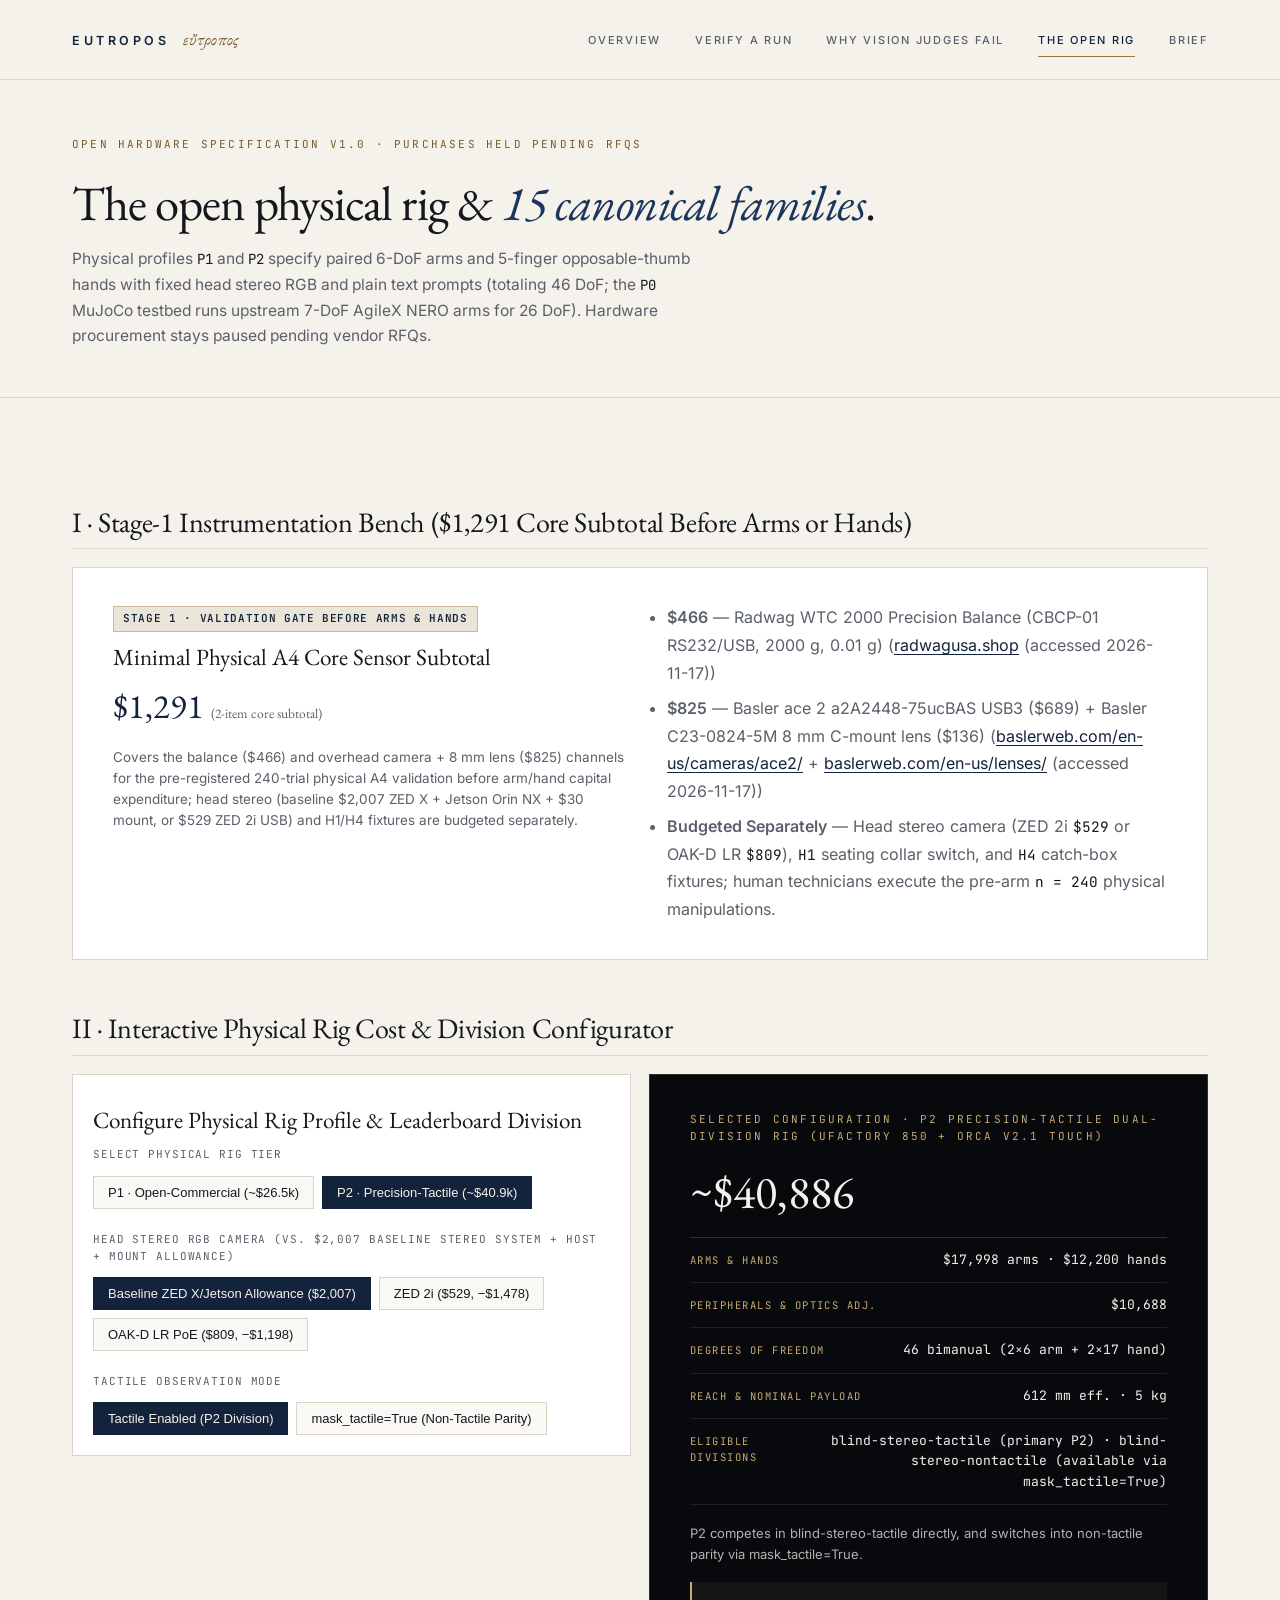
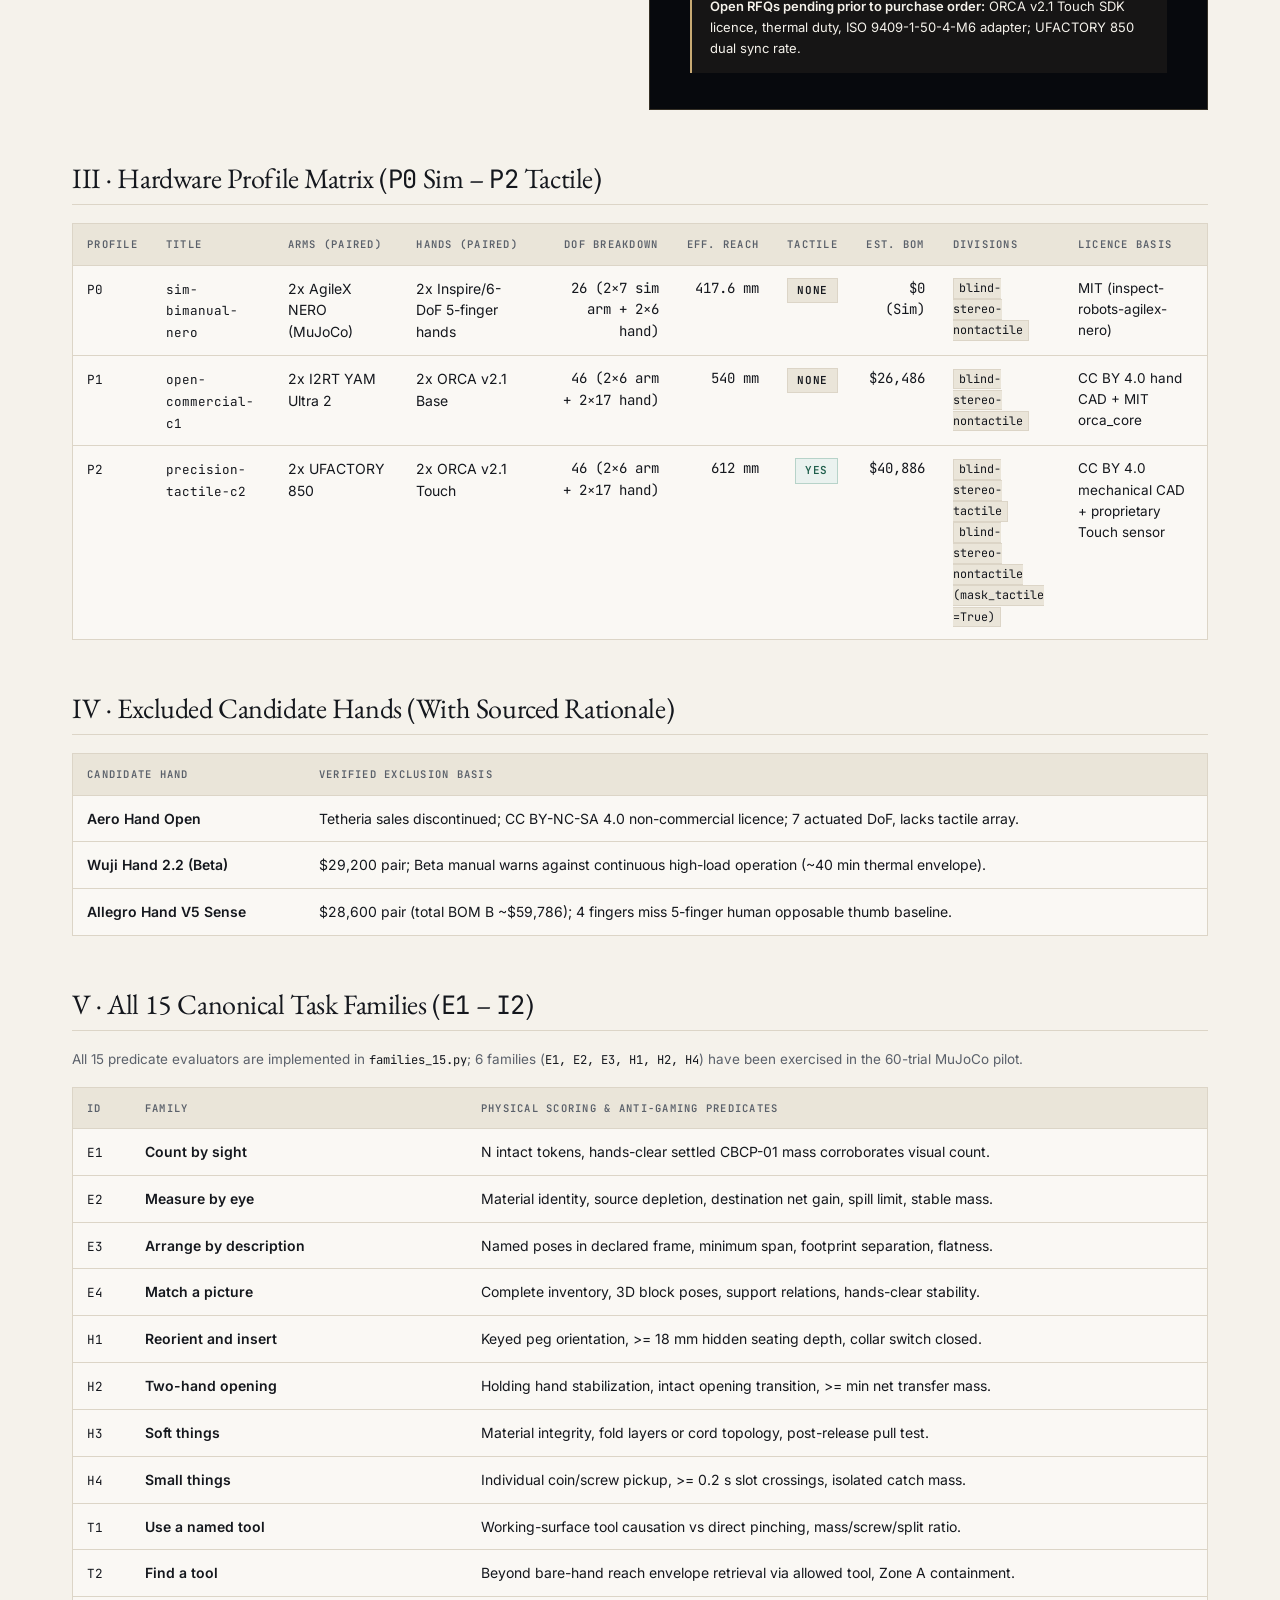
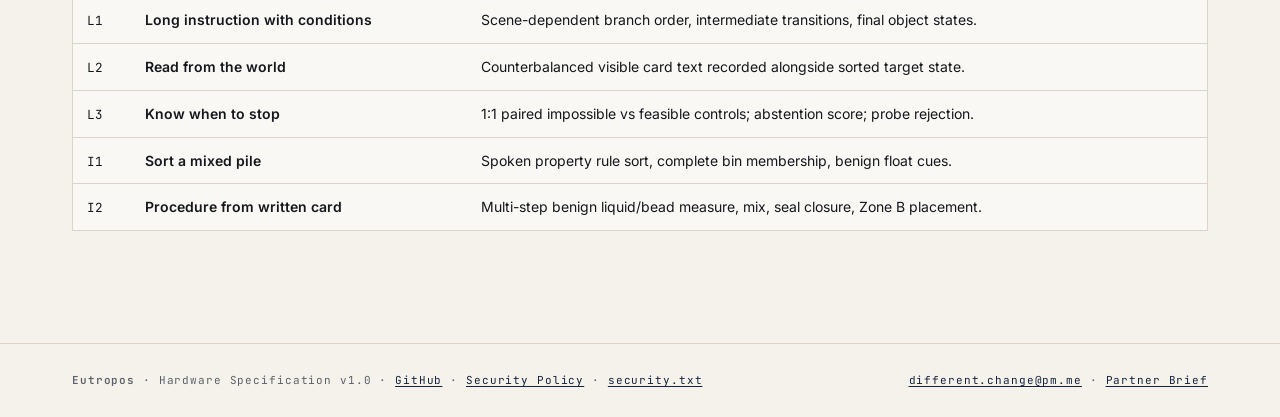
<file: site/rig.html>
<!DOCTYPE html>
<html lang="en">
<head>
  <meta charset="utf-8"/>
  <meta name="viewport" content="width=device-width, initial-scale=1"/>
  <meta http-equiv="Content-Security-Policy" content="default-src 'self'; script-src 'self'; style-src 'self'; img-src 'self' data:; connect-src 'self'; object-src 'none'; base-uri 'self'; form-action 'none'"/>
  <title>The Open Rig &amp; 15 Task Families — Eutropos</title>
  <meta name="description" content="Open bimanual rig bill of materials (P1 $26.5k, P2 $40.9k), Stage-1 $1,291 core sensor subtotal (Radwag WTC 2000 + Basler ace 2 &amp; lens; stereo &amp; fixtures separate), excluded hands, and 15 canonical physical task families."/>
  <meta name="theme-color" content="#F5F2EB"/>
  <link rel="canonical" href="https://different-change.github.io/eutropos/rig.html"/>
  <link rel="icon" href="favicon.svg" type="image/svg+xml"/>
  <link rel="apple-touch-icon" href="apple-touch-icon.png"/>
  <meta property="og:type" content="website"/>
  <meta property="og:site_name" content="Eutropos"/>
  <meta property="og:title" content="The Open Rig &amp; 15 Task Families — Eutropos"/>
  <meta property="og:description" content="Paired two-arm 5-finger open hardware specification, interactive BOM configurator, and 15 canonical manipulation task specifications."/>
  <meta property="og:url" content="https://different-change.github.io/eutropos/rig.html"/>
  <meta property="og:image" content="https://different-change.github.io/eutropos/img/og-card.jpg"/>
  <meta property="og:image:width" content="1200"/>
  <meta property="og:image:height" content="630"/>
  <meta property="og:image:alt" content="Eutropos independent physical referee title card showing brass metrology artifacts on travertine stone"/>
  <meta name="twitter:card" content="summary_large_image"/>
  <meta name="twitter:image" content="https://different-change.github.io/eutropos/img/og-card.jpg"/>
  <meta name="twitter:image:alt" content="Eutropos independent physical referee title card showing brass metrology artifacts on travertine stone"/>
  <link rel="stylesheet" href="css/styles.css"/>
</head>
<body>
  <a class="skip-link" href="#main-content">Skip to main content</a>
  <header class="topbar">
    <div class="topbar-inner">
      <a class="brand-mark" href="index.html">
        <span class="brand-wordmark" data-brand="BRAND_NAME">Eutropos</span>
        <span class="brand-greek" lang="grc">εὔτροπος</span>
      </a>
      <nav class="nav-links" aria-label="Primary Navigation">
        <a href="index.html">Overview</a>
        <a href="verify.html">Verify a Run</a>
        <a href="a4-study.html">Why Vision Judges Fail</a>
        <a class="active" aria-current="page" href="rig.html">The Open Rig</a>
        <a href="../pitch/deck.html?track=partner">Brief</a>
      </nav>
    </div>
  </header>

  <main id="main-content">
    <section class="subpage-hero">
      <div class="subpage-inner">
        <p class="stamp stamp-light">Open Hardware Specification v1.0 &middot; Purchases Held Pending RFQs</p>
        <h1>The open physical rig &amp; <em>15 canonical families</em>.</h1>
        <p class="atelier-lead">
          Physical profiles <span class="mono-inline">P1</span> and <span class="mono-inline">P2</span> specify paired 6-DoF arms and 5-finger opposable-thumb hands with fixed head stereo RGB and plain text prompts (totaling 46 DoF; the <span class="mono-inline">P0</span> MuJoCo testbed runs upstream 7-DoF AgileX NERO arms for 26 DoF). Hardware procurement stays paused pending vendor RFQs.
        </p>
      </div>
    </section>

    <section class="container">
      <noscript>
        <div class="callout">
          <strong>Static Rig Summary (HTML Fallback):</strong> Download <a href="data/rig_frontier.json">data/rig_frontier.json</a>. Stage-1 core sensor subtotal is $1,291 (Radwag WTC 2000 $466 + Basler ace 2 &amp; lens $825; stereo &amp; fixtures separate), P1 subtotal ~$26,486, P2 subtotal ~$40,886.
        </div>
      </noscript>

      <h2>I &middot; Stage-1 Instrumentation Bench ($1,291 Core Subtotal Before Arms or Hands)</h2>
      <section class="bench-plate" id="a4-bench-card">
        <p class="mono muted">Loading hardware specification...</p>
      </section>

      <h2>II &middot; Interactive Physical Rig Cost &amp; Division Configurator</h2>
      <div class="grid-2 grid-align-start">
        <article class="showcase-card">
          <h3>Configure Physical Rig Profile &amp; Leaderboard Division</h3>
          <div class="mt-1">
            <div class="kpi-label">Select Physical Rig Tier</div>
            <div class="pill-group mt-1" id="cfg-profile-group" role="group" aria-label="Physical Rig Profile">
              <button class="pill-btn" data-profile="P1" type="button" aria-pressed="false">P1 &middot; Open-Commercial (~$26.5k)</button>
              <button class="pill-btn active" data-profile="P2" type="button" aria-pressed="true">P2 &middot; Precision-Tactile (~$40.9k)</button>
            </div>
          </div>
          <div class="mt-2">
            <div class="kpi-label">Head Stereo RGB Camera (vs. $2,007 Baseline Stereo System + Host + Mount Allowance)</div>
            <div class="pill-group mt-1" id="cfg-cam-group" role="group" aria-label="Head Stereo Camera Selection">
              <button class="pill-btn active" data-cam="0" type="button" aria-pressed="true">Baseline ZED X/Jetson Allowance ($2,007)</button>
            </div>
          </div>
          <div class="mt-2">
            <div class="kpi-label">Tactile Observation Mode</div>
            <div class="pill-group mt-1" id="cfg-tactile-group" role="group" aria-label="Tactile Observation Mode">
              <button class="pill-btn active" data-mask="false" type="button" aria-pressed="true">Tactile Enabled (P2 Division)</button>
              <button class="pill-btn" data-mask="true" type="button" aria-pressed="false">mask_tactile=True (Non-Tactile Parity)</button>
            </div>
          </div>
        </article>

        <article class="obsidian-dossier" id="cfg-summary-card" aria-live="polite">
          <p class="mono">Calculating configuration...</p>
        </article>
      </div>

      <h2>III &middot; Hardware Profile Matrix (<span class="mono-inline">P0</span> Sim &ndash; <span class="mono-inline">P2</span> Tactile)</h2>
      <div class="table-wrap" role="region" aria-label="Hardware Profile Matrix" tabindex="0">
        <table>
          <thead>
            <tr>
              <th scope="col">Profile</th>
              <th scope="col">Title</th>
              <th scope="col">Arms (Paired)</th>
              <th scope="col">Hands (Paired)</th>
              <th scope="col" class="num">DoF Breakdown</th>
              <th scope="col" class="num">Eff. Reach</th>
              <th scope="col" class="num">Tactile</th>
              <th scope="col" class="num">Est. BOM</th>
              <th scope="col">Divisions</th>
              <th scope="col">Licence Basis</th>
            </tr>
          </thead>
          <tbody id="profiles-table-body"></tbody>
        </table>
      </div>

      <h2>IV &middot; Excluded Candidate Hands (With Sourced Rationale)</h2>
      <div class="table-wrap" role="region" aria-label="Excluded Candidate Hands" tabindex="0">
        <table>
          <thead>
            <tr><th scope="col">Candidate Hand</th><th scope="col">Verified Exclusion Basis</th></tr>
          </thead>
          <tbody id="excluded-table-body"></tbody>
        </table>
      </div>

      <h2>V &middot; All 15 Canonical Task Families (<span class="mono-inline">E1</span> &ndash; <span class="mono-inline">I2</span>)</h2>
      <p class="small muted">All 15 predicate evaluators are implemented in <span class="mono-inline">families_15.py</span>; 6 families (<span class="mono-inline">E1, E2, E3, H1, H2, H4</span>) have been exercised in the 60-trial MuJoCo pilot.</p>
      <div class="table-wrap" role="region" aria-label="15 Canonical Task Families" tabindex="0">
        <table>
          <thead>
            <tr><th scope="col">ID</th><th scope="col">Family</th><th scope="col">Physical Scoring &amp; Anti-Gaming Predicates</th></tr>
          </thead>
          <tbody id="families-table-body"></tbody>
        </table>
      </div>
    </section>
  </main>

  <footer class="footer">
    <div class="footer-inner">
      <div><strong data-brand="LEGAL_NAME">Eutropos</strong> &middot; Hardware Specification v1.0 &middot; <a data-brand="GITHUB_URL" href="https://github.com/different-change/eutropos">GitHub</a> &middot; <a href="https://github.com/different-change/eutropos/blob/main/SECURITY.md">Security Policy</a> &middot; <a href=".well-known/security.txt">security.txt</a></div>
      <div><a data-brand="CONTACT_EMAIL" href="mailto:different.change@pm.me">different.change@pm.me</a> &middot; <a href="../pitch/deck.html?track=partner">Partner Brief</a></div>
    </div>
  </footer>
  <script type="module" src="js/rig-page.js"></script>
</body>
</html>
</file>
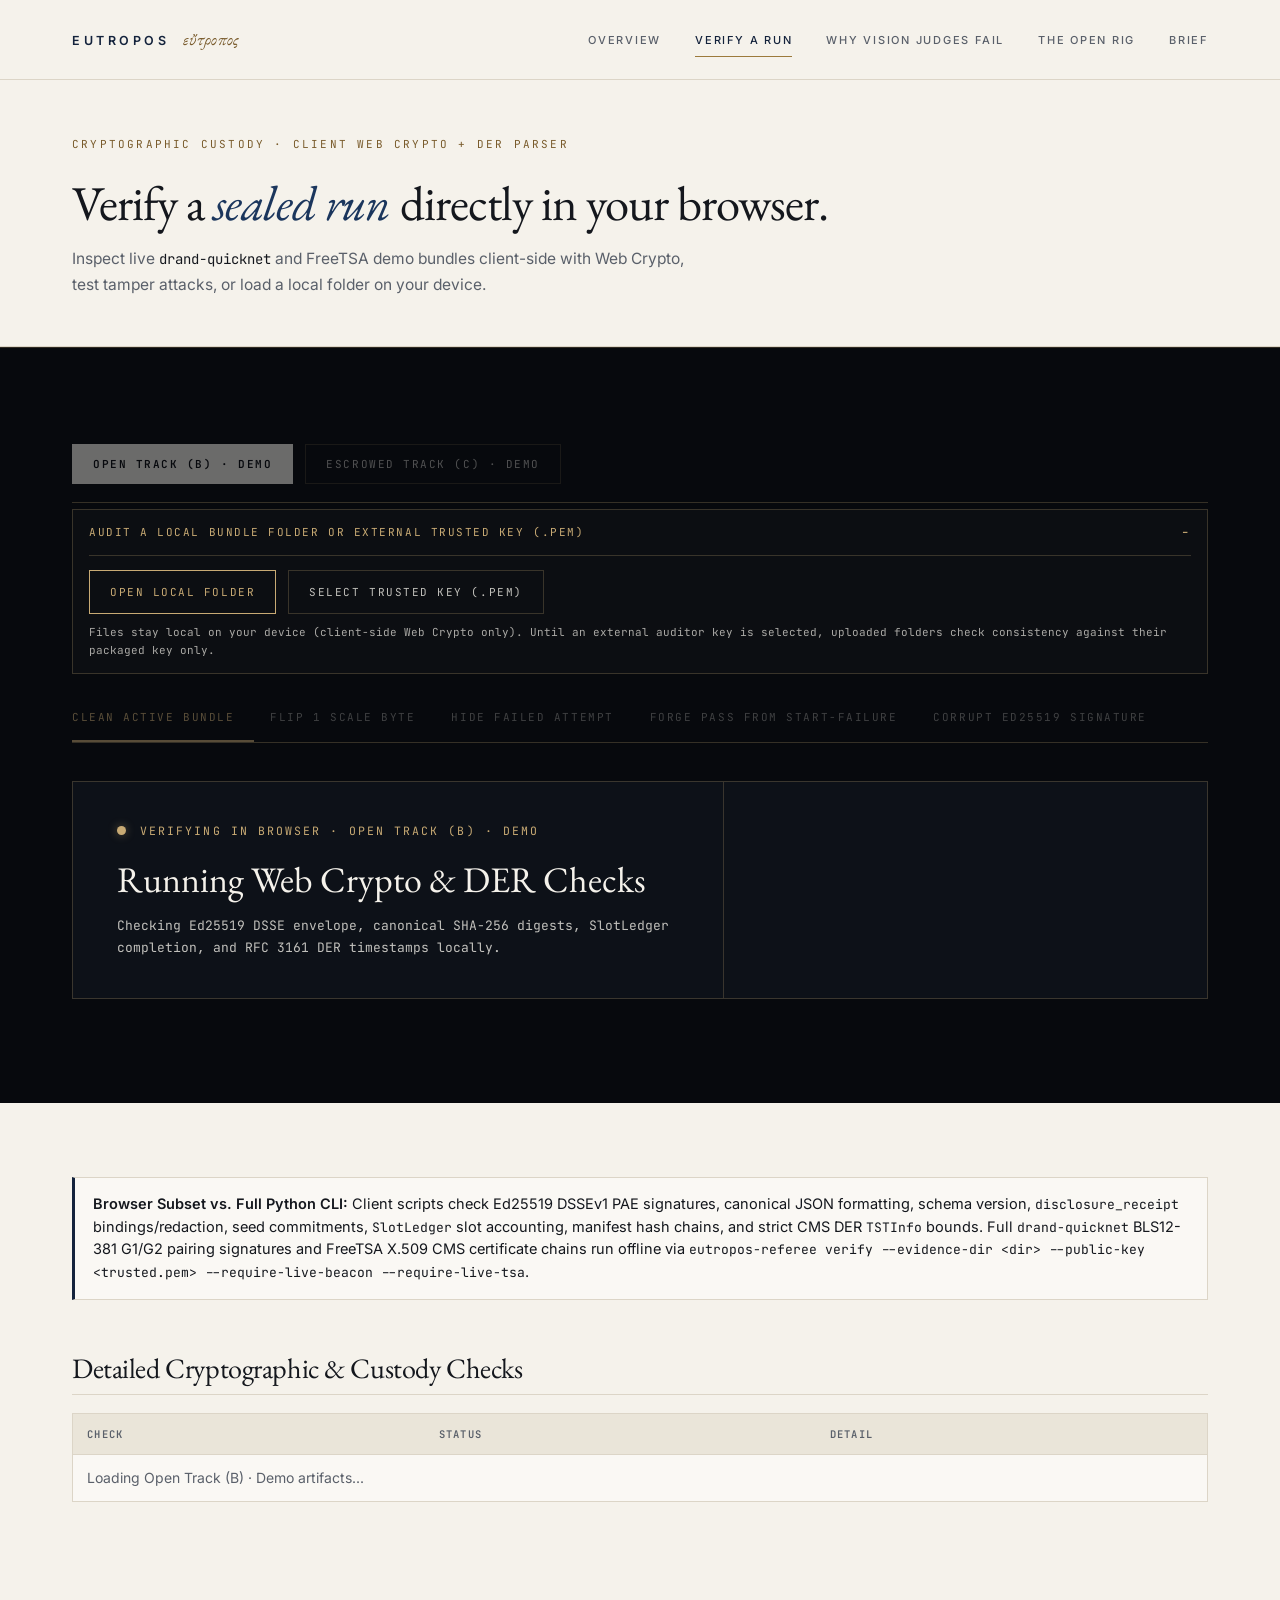
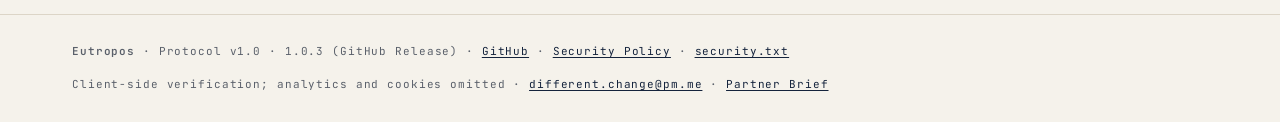
<file: site/verify.html>
<!DOCTYPE html>
<html lang="en">
<head>
  <meta charset="utf-8"/>
  <meta name="viewport" content="width=device-width, initial-scale=1"/>
  <meta http-equiv="Content-Security-Policy" content="default-src 'self'; script-src 'self'; style-src 'self'; img-src 'self' data:; connect-src 'self'; object-src 'none'; base-uri 'self'; form-action 'none'"/>
  <title>Verify a Run — Client Web Crypto &amp; DER Verifier — Eutropos</title>
  <meta name="description" content="Audit Ed25519 DSSE envelopes, canonical SHA-256 artifact digests, SlotLedger state transitions, and RFC 3161 DER TSTInfo timestamps client-side in your browser."/>
  <meta name="theme-color" content="#F5F2EB"/>
  <link rel="canonical" href="https://different-change.github.io/eutropos/verify.html"/>
  <link rel="icon" href="favicon.svg" type="image/svg+xml"/>
  <link rel="apple-touch-icon" href="apple-touch-icon.png"/>
  <meta property="og:type" content="website"/>
  <meta property="og:site_name" content="Eutropos"/>
  <meta property="og:title" content="Verify a Sealed Run — Eutropos"/>
  <meta property="og:description" content="Inspect software demo evidence bundles or audit local folders client-side with Web Crypto and DER timestamp parsing."/>
  <meta property="og:url" content="https://different-change.github.io/eutropos/verify.html"/>
  <meta property="og:image" content="https://different-change.github.io/eutropos/img/og-card.jpg"/>
  <meta property="og:image:width" content="1200"/>
  <meta property="og:image:height" content="630"/>
  <meta property="og:image:alt" content="Eutropos independent physical referee title card showing brass metrology artifacts on travertine stone"/>
  <meta name="twitter:card" content="summary_large_image"/>
  <meta name="twitter:image" content="https://different-change.github.io/eutropos/img/og-card.jpg"/>
  <meta name="twitter:image:alt" content="Eutropos independent physical referee title card showing brass metrology artifacts on travertine stone"/>
  <link rel="stylesheet" href="css/styles.css"/>
</head>
<body>
  <a class="skip-link" href="#main-content">Skip to main content</a>
  <header class="topbar">
    <div class="topbar-inner">
      <a class="brand-mark" href="index.html">
        <span class="brand-wordmark" data-brand="BRAND_NAME">Eutropos</span>
        <span class="brand-greek" lang="grc">εὔτροπος</span>
      </a>
      <nav class="nav-links" aria-label="Primary Navigation">
        <a href="index.html">Overview</a>
        <a class="active" aria-current="page" href="verify.html">Verify a Run</a>
        <a href="a4-study.html">Why Vision Judges Fail</a>
        <a href="rig.html">The Open Rig</a>
        <a href="../pitch/deck.html?track=partner">Brief</a>
      </nav>
    </div>
  </header>

  <main id="main-content">
    <section class="subpage-hero">
      <div class="subpage-inner">
        <p class="stamp stamp-light">Cryptographic Custody &middot; Client Web Crypto + DER Parser</p>
        <h1>Verify a <em>sealed run</em> directly in your browser.</h1>
        <p class="atelier-lead">
          Inspect live <span class="mono-inline">drand-quicknet</span> and FreeTSA demo bundles client-side with Web Crypto, test tamper attacks, or load a local folder on your device.
        </p>
      </div>
    </section>

    <section class="vault-band" aria-label="Cryptographic Bundle Verifier">
      <div class="vault-inner vault-verify-layout">
        <div class="vault-controls-top">
          <div class="vault-dataset-tabs" role="group" aria-label="Select Evidence Bundle Track">
            <button class="vault-dataset-btn is-active" id="btn-verify-open" type="button" aria-pressed="true">Open Track (B) &middot; Demo</button>
            <button class="vault-dataset-btn" id="btn-verify-hazard" type="button" aria-pressed="false">Escrowed Track (C) &middot; Demo</button>
          </div>
        </div>

        <details class="vault-local-drawer" id="local-audit-drawer" open>
          <summary class="vault-drawer-summary">Audit a Local Bundle Folder or External Trusted Key (.pem)</summary>
          <div class="vault-upload-row">
            <div class="vault-upload-wrap">
              <label class="vault-upload-btn" for="input-folder">Open Local Folder</label>
              <input class="sr-only" id="input-folder" type="file" webkitdirectory directory multiple/>
            </div>
            <div class="vault-upload-wrap">
              <label class="vault-upload-btn vault-upload-btn-subtle" for="input-trusted-key">Select Trusted Key (.pem)</label>
              <input class="sr-only" id="input-trusted-key" type="file" accept=".pem,application/x-pem-file,text/plain"/>
            </div>
            <button class="vault-upload-btn vault-upload-btn-subtle" id="btn-clear-key" type="button" hidden>Clear Trusted Key</button>
          </div>
          <p class="vault-key-note" id="trusted-key-status">Files stay local on your device (client-side Web Crypto only). Until an external auditor key is selected, uploaded folders check consistency against their own packaged public key only.</p>
        </details>

        <div class="vault-selector" role="group" aria-label="Live Tamper Simulations">
          <button class="vault-tab is-active" id="btn-verify-clean" type="button" aria-pressed="true">Clean Active Bundle</button>
          <button class="vault-tab" data-tamper="scale_byte_flip" type="button" aria-pressed="false">Flip 1 Scale Byte</button>
          <button class="vault-tab" data-tamper="hide_start_failure" type="button" aria-pressed="false">Hide Failed Attempt</button>
          <button class="vault-tab" data-tamper="forge_ledger_pass" type="button" aria-pressed="false">Forge Pass From Start-Failure</button>
          <button class="vault-tab" data-tamper="swap_cert_bytes" type="button" aria-pressed="false">Corrupt Ed25519 Signature</button>
        </div>

        <div id="verify-status" class="vault-console is-pending">
          <div class="vault-readout">
            <div class="vault-status-row">
              <span class="status-dot"></span>
              <span>CLIENT WEB CRYPTO VERIFIER READY</span>
            </div>
            <h2 class="vault-verdict">Client Bundle Verifier</h2>
            <p class="vault-detail">Checking Ed25519 signatures, seed commitments, disclosure receipts, CMS DER TSA timestamps, and manifest chains once scripts initialize.</p>
          </div>
        </div>
        <div id="verify-announce" class="sr-only" role="status" aria-live="polite"></div>
      </div>
    </section>

    <section class="container">
      <div class="callout">
        <strong>Browser Subset vs. Full Python CLI:</strong> Client scripts check Ed25519 DSSEv1 PAE signatures, canonical JSON formatting, schema version, <span class="mono-inline">disclosure_receipt</span> bindings/redaction, seed commitments, <span class="mono-inline">SlotLedger</span> slot accounting, manifest hash chains, and strict CMS DER <span class="mono-inline">TSTInfo</span> bounds. Full <span class="mono-inline">drand-quicknet</span> BLS12-381 G1/G2 pairing signatures and FreeTSA X.509 CMS certificate chains run offline via <span class="mono-inline">eutropos-referee verify --evidence-dir &lt;dir&gt; --public-key &lt;trusted.pem&gt; --require-live-beacon --require-live-tsa</span>.
      </div>

      <noscript>
        <div class="callout callout-warn">
          <strong>JavaScript Disabled:</strong> Verify any bundle directory from your terminal using <span class="mono-inline">eutropos-referee verify --evidence-dir ./evidence_open --public-key ./trusted.pem --require-live-beacon --require-live-tsa</span>.
        </div>
      </noscript>

      <h2>Detailed Cryptographic &amp; Custody Checks</h2>
      <div class="table-wrap" role="region" aria-label="Detailed Cryptographic Check Results" tabindex="0">
        <table>
          <thead>
            <tr><th scope="col">Check</th><th scope="col">Status</th><th scope="col">Detail</th></tr>
          </thead>
          <tbody id="verify-checks-body">
            <tr><td colspan="3" class="muted">Client verifier awaiting script execution.</td></tr>
          </tbody>
        </table>
      </div>
    </section>
  </main>

  <footer class="footer">
    <div class="footer-inner">
      <div><strong data-brand="LEGAL_NAME">Eutropos</strong> &middot; Protocol v1.0 &middot; <span data-brand="VERSION">1.0.3</span> (GitHub Release) &middot; <a data-brand="GITHUB_URL" href="https://github.com/different-change/eutropos">GitHub</a> &middot; <a href="https://github.com/different-change/eutropos/blob/main/SECURITY.md">Security Policy</a> &middot; <a href=".well-known/security.txt">security.txt</a></div>
      <div>Client-side verification; analytics and cookies omitted &middot; <a data-brand="CONTACT_EMAIL" href="mailto:different.change@pm.me">different.change@pm.me</a> &middot; <a href="../pitch/deck.html?track=partner">Partner Brief</a></div>
    </div>
  </footer>
  <script type="module" src="js/verify-page.js"></script>
</body>
</html>
</file>
<file: site/css/styles.css>
/* Self-hosted OFL 1.1 Web Fonts (strict 'self' CSP) */
@font-face {
  font-family: "EB Garamond";
  font-style: normal;
  font-display: swap;
  font-weight: 400;
  src: url("../fonts/eb-garamond-latin-400-normal.woff2") format("woff2");
  unicode-range: U+0000-00FF,U+0131,U+0152-0153,U+02BB-02BC,U+02C6,U+02DA,U+02DC,U+0304,U+0308,U+0329,U+2000-206F,U+20AC,U+2122,U+2191,U+2193,U+2212,U+2215,U+FEFF,U+FFFD;
}
@font-face {
  font-family: "EB Garamond";
  font-style: normal;
  font-display: swap;
  font-weight: 500;
  src: url("../fonts/eb-garamond-latin-500-normal.woff2") format("woff2");
  unicode-range: U+0000-00FF,U+0131,U+0152-0153,U+02BB-02BC,U+02C6,U+02DA,U+02DC,U+0304,U+0308,U+0329,U+2000-206F,U+20AC,U+2122,U+2191,U+2193,U+2212,U+2215,U+FEFF,U+FFFD;
}
@font-face {
  font-family: "EB Garamond";
  font-style: italic;
  font-display: swap;
  font-weight: 400;
  src: url("../fonts/eb-garamond-greek-ext-400-italic.woff2") format("woff2");
  unicode-range: U+1F00-1FFF;
}
@font-face {
  font-family: "EB Garamond";
  font-style: italic;
  font-display: swap;
  font-weight: 400;
  src: url("../fonts/eb-garamond-greek-400-italic.woff2") format("woff2");
  unicode-range: U+0370-0377,U+037A-037F,U+0384-038A,U+038C,U+038E-03A1,U+03A3-03FF;
}
@font-face {
  font-family: "EB Garamond";
  font-style: italic;
  font-display: swap;
  font-weight: 400;
  src: url("../fonts/eb-garamond-latin-400-italic.woff2") format("woff2");
  unicode-range: U+0000-00FF,U+0131,U+0152-0153,U+02BB-02BC,U+02C6,U+02DA,U+02DC,U+0304,U+0308,U+0329,U+2000-206F,U+20AC,U+2122,U+2191,U+2193,U+2212,U+2215,U+FEFF,U+FFFD;
}

@font-face {
  font-family: "Inter";
  font-style: normal;
  font-display: swap;
  font-weight: 400;
  src: url("../fonts/inter-greek-400-normal.woff2") format("woff2");
  unicode-range: U+0370-0377,U+037A-037F,U+0384-038A,U+038C,U+038E-03A1,U+03A3-03FF;
}
@font-face {
  font-family: "Inter";
  font-style: normal;
  font-display: swap;
  font-weight: 400;
  src: url("../fonts/inter-latin-400-normal.woff2") format("woff2");
  unicode-range: U+0000-00FF,U+0131,U+0152-0153,U+02BB-02BC,U+02C6,U+02DA,U+02DC,U+0304,U+0308,U+0329,U+2000-206F,U+20AC,U+2122,U+2191,U+2193,U+2212,U+2215,U+FEFF,U+FFFD;
}
@font-face {
  font-family: "Inter";
  font-style: normal;
  font-display: swap;
  font-weight: 500;
  src: url("../fonts/inter-latin-500-normal.woff2") format("woff2");
  unicode-range: U+0000-00FF,U+0131,U+0152-0153,U+02BB-02BC,U+02C6,U+02DA,U+02DC,U+0304,U+0308,U+0329,U+2000-206F,U+20AC,U+2122,U+2191,U+2193,U+2212,U+2215,U+FEFF,U+FFFD;
}
@font-face {
  font-family: "Inter";
  font-style: normal;
  font-display: swap;
  font-weight: 600;
  src: url("../fonts/inter-greek-600-normal.woff2") format("woff2");
  unicode-range: U+0370-0377,U+037A-037F,U+0384-038A,U+038C,U+038E-03A1,U+03A3-03FF;
}
@font-face {
  font-family: "Inter";
  font-style: normal;
  font-display: swap;
  font-weight: 600;
  src: url("../fonts/inter-latin-600-normal.woff2") format("woff2");
  unicode-range: U+0000-00FF,U+0131,U+0152-0153,U+02BB-02BC,U+02C6,U+02DA,U+02DC,U+0304,U+0308,U+0329,U+2000-206F,U+20AC,U+2122,U+2191,U+2193,U+2212,U+2215,U+FEFF,U+FFFD;
}

@font-face {
  font-family: "JetBrains Mono";
  font-style: normal;
  font-display: swap;
  font-weight: 400;
  src: url("../fonts/jetbrains-mono-greek-400-normal.woff2") format("woff2");
  unicode-range: U+0370-0377,U+037A-037F,U+0384-038A,U+038C,U+038E-03A1,U+03A3-03FF;
}
@font-face {
  font-family: "JetBrains Mono";
  font-style: normal;
  font-display: swap;
  font-weight: 400;
  src: url("../fonts/jetbrains-mono-latin-400-normal.woff2") format("woff2");
  unicode-range: U+0000-00FF,U+0131,U+0152-0153,U+02BB-02BC,U+02C6,U+02DA,U+02DC,U+0304,U+0308,U+0329,U+2000-206F,U+20AC,U+2122,U+2191,U+2193,U+2212,U+2215,U+FEFF,U+FFFD;
}
@font-face {
  font-family: "JetBrains Mono";
  font-style: normal;
  font-display: swap;
  font-weight: 600;
  src: url("../fonts/jetbrains-mono-latin-600-normal.woff2") format("woff2");
  unicode-range: U+0000-00FF,U+0131,U+0152-0153,U+02BB-02BC,U+02C6,U+02DA,U+02DC,U+0304,U+0308,U+0329,U+2000-206F,U+20AC,U+2122,U+2191,U+2193,U+2212,U+2215,U+FEFF,U+FFFD;
}

:root {
  /* Option A Atelier Tokens */
  --stone: #F5F2EB;
  --stone-deep: #EAE5D9;
  --stone-line: #DCD5C7;
  --obsidian: #07090D;
  --obsidian-panel: #0D1118;
  --obsidian-line: rgba(200, 170, 116, 0.24);
  --aegean: #14233C;
  --aegean-soft: #1B365D;
  --bronze: #9C7A3C;
  --bronze-text: #795B2B;
  --champagne: #C8AA74;
  --measure: 1296px;
  --gutter: 72px;
  --ink: #14171D;
  --muted: #5A606A;
  --ivory: #F5F2EB;
  --platinum: rgba(245, 242, 235, 0.72);
  --emerald: #39B48C;
  --vermilion: #D96552;

  /* Subpage & Shared Primitives */
  --bg: var(--stone);
  --surface: #FAF8F4;
  --surface-alt: var(--stone-deep);
  --border: var(--stone-line);
  --border-strong: var(--ink);
  --indigo: var(--aegean);
  --indigo-hover: #0D1829;
  --bronze-line: rgba(156, 122, 60, 0.42);
  --pass: #1F5E4B;
  --pass-bg: #EAF2EF;
  --pass-border: #B7D3C9;
  --fail: #9C2F1E;
  --fail-bg: #FBEFEB;
  --fail-border: #E5B8B0;
  --warn: #8B6522;
  --warn-bg: #FBF6EC;
  --warn-border: #E3D2AE;

  --display: "EB Garamond", Georgia, serif;
  --serif: "EB Garamond", Georgia, serif;
  --sans: "Inter", "Helvetica Neue", system-ui, -apple-system, Arial, sans-serif;
  --mono: "JetBrains Mono", ui-monospace, SFMono-Regular, Menlo, Consolas, monospace;
}

*, *::before, *::after {
  box-sizing: border-box;
}

[hidden] {
  display: none !important;
}

@media (prefers-reduced-motion: no-preference) {
  html {
    scroll-behavior: smooth;
  }
}

@media (prefers-reduced-motion: reduce) {
  *, *::before, *::after {
    transition-duration: 0.01ms !important;
    animation-duration: 0.01ms !important;
    animation-iteration-count: 1 !important;
  }
  .mass-trace-line {
    animation: none;
    stroke-dashoffset: 0;
  }
}

.skip-link {
  position: absolute;
  left: -9999px;
  top: 0;
  z-index: 100;
  background: var(--aegean);
  color: var(--ivory);
  padding: 12px 18px;
  font-family: var(--mono);
  font-size: 12px;
  letter-spacing: 0.12em;
  text-transform: uppercase;
}

.skip-link:focus {
  left: 16px;
  top: 16px;
  outline: 2px solid var(--champagne);
}

:focus-visible {
  outline: 2px solid var(--aegean);
  outline-offset: 3px;
}

.vault-band :focus-visible,
.cli-atelier :focus-visible,
.obsidian-dossier :focus-visible {
  outline: 2px solid var(--champagne);
  outline-offset: 3px;
}

.vault-upload-wrap:focus-within .vault-upload-btn {
  outline: 2px solid var(--champagne);
  outline-offset: 3px;
}

[lang="grc"] {
  text-transform: none;
}

html, body {
  margin: 0;
  padding: 0;
  background: var(--stone);
  color: var(--ink);
  font-family: var(--sans);
  line-height: 1.56;
  -webkit-font-smoothing: antialiased;
  -moz-osx-font-smoothing: grayscale;
}

.sr-only {
  position: absolute;
  width: 1px;
  height: 1px;
  padding: 0;
  margin: -1px;
  overflow: hidden;
  clip: rect(0, 0, 0, 0);
  white-space: nowrap;
  border: 0;
}

.mono-inline {
  font-family: var(--mono);
  font-size: 0.9em;
  color: var(--ink);
  font-variant-numeric: tabular-nums;
}

a {
  color: var(--aegean);
  text-decoration: none;
}

a:hover {
  text-decoration: underline;
}

main p a:not(.btn-monolith-dark):not(.link-editorial):not(.link-editorial-light),
.callout a,
table a,
.bench-plate a {
  text-decoration: underline;
  text-underline-offset: 3px;
}

[id] {
  scroll-margin-top: 96px;
}

.nowrap {
  white-space: nowrap;
}

.grid-align-start {
  align-items: start;
}

code, pre, .mono {
  font-family: var(--mono);
  font-size: 0.87em;
  font-variant-numeric: tabular-nums;
}

code {
  background: var(--stone-deep);
  color: var(--ink);
  padding: 0.08rem 0.36rem;
  border-radius: 0;
  border: 1px solid var(--stone-line);
  white-space: nowrap;
}

td code,
li code,
.callout code {
  white-space: normal;
  word-break: break-word;
}

pre {
  background: var(--obsidian-panel);
  color: var(--ivory);
  border: 1px solid var(--obsidian-line);
  padding: 1.15rem 1.35rem;
  border-radius: 0;
  overflow-x: auto;
  line-height: 1.58;
  margin: 0.85rem 0 1.4rem;
}

pre code {
  background: transparent;
  border: none;
  color: inherit;
  padding: 0;
  white-space: pre;
}

/* ==================== UNIFIED PENTELIC MASTHEAD ==================== */
.topbar {
  height: 80px;
  width: 100%;
  background: rgba(245, 242, 235, 0.94);
  border-bottom: 1px solid var(--stone-line);
  backdrop-filter: blur(8px);
  position: sticky;
  top: 0;
  z-index: 40;
}

.topbar-inner {
  max-width: calc(var(--measure) + 2 * var(--gutter));
  height: 100%;
  margin: 0 auto;
  padding: 0 var(--gutter);
  display: flex;
  align-items: center;
  justify-content: space-between;
  gap: 24px;
}

.brand-mark {
  display: inline-flex;
  align-items: baseline;
  gap: 14px;
  text-decoration: none;
}

.brand-mark:hover {
  text-decoration: none;
}

.brand-wordmark {
  font-family: var(--sans);
  font-size: 12.5px;
  font-weight: 600;
  letter-spacing: 0.28em;
  text-transform: uppercase;
  color: var(--aegean);
}

.brand-greek {
  font-family: var(--display);
  font-style: italic;
  font-size: 17px;
  font-weight: 400;
  letter-spacing: 0.02em;
  color: var(--bronze-text);
}

.nav-links {
  display: flex;
  flex-wrap: wrap;
  align-items: center;
  gap: 34px;
}

.nav-links a {
  font-family: var(--sans);
  font-size: 11px;
  font-weight: 500;
  letter-spacing: 0.16em;
  text-transform: uppercase;
  color: var(--muted);
  padding: 10px 0 6px;
  border-bottom: 1px solid transparent;
  transition: border-color 0.2s ease, color 0.2s ease;
}

.nav-links a.active,
.nav-links a:hover {
  color: var(--aegean);
  border-bottom-color: var(--bronze);
  text-decoration: none;
}

/* ==================== HOMEPAGE BAND 1: PENTELIC OPENING ==================== */
.hero-a {
  min-height: min(680px, calc(100svh - 80px));
  display: flex;
  flex-direction: column;
  background: var(--stone);
  position: relative;
}

.hero-a-stage {
  flex: 1 1 auto;
  display: grid;
  grid-template-columns: 52% 48%;
  position: relative;
  min-height: min(560px, calc(100svh - 172px));
  max-width: calc(var(--measure) + 2 * var(--gutter));
  width: 100%;
  margin: 0 auto;
}

.hero-a-copy {
  display: flex;
  flex-direction: column;
  justify-content: center;
  padding: 40px 56px 40px var(--gutter);
  position: relative;
  z-index: 4;
}

.stamp {
  font-family: var(--mono);
  font-size: 11px;
  letter-spacing: 0.2em;
  text-transform: uppercase;
  margin: 0 0 24px;
}

.stamp-light { color: var(--bronze-text); }
.stamp-dark { color: var(--champagne); }

.display-h1 {
  font-family: var(--display);
  font-weight: 400;
  font-size: clamp(2.85rem, 4.7vw, 4.25rem);
  line-height: 1.01;
  letter-spacing: -0.02em;
  margin: 0 0 24px;
  color: var(--ink);
}

.display-h1 em {
  font-style: italic;
  color: var(--aegean-soft);
}

.atelier-lead {
  font-family: var(--sans);
  font-size: 15.5px;
  line-height: 1.66;
  max-width: 48ch;
  margin: 0 0 36px;
  color: var(--muted);
}

.hero-scope {
  font-family: var(--mono);
  font-size: 11.5px;
  line-height: 1.55;
  letter-spacing: 0.04em;
  color: var(--muted);
  max-width: 58ch;
  margin: -18px 0 32px;
}

.cta-row {
  display: flex;
  flex-wrap: wrap;
  align-items: center;
  gap: 32px;
}

.btn-monolith-dark {
  display: inline-flex;
  align-items: center;
  justify-content: center;
  background: var(--aegean);
  color: var(--ivory);
  font-family: var(--sans);
  font-size: 11px;
  font-weight: 600;
  letter-spacing: 0.2em;
  text-transform: uppercase;
  text-decoration: none;
  padding: 16px 30px;
  border: 1px solid var(--aegean);
  cursor: pointer;
  transition: background-color 0.2s ease, border-color 0.2s ease;
}

.btn-monolith-dark:hover {
  background: var(--indigo-hover);
  border-color: var(--indigo-hover);
  color: #FFFFFF;
  text-decoration: none;
}

.link-editorial {
  font-family: var(--sans);
  font-size: 11.5px;
  font-weight: 600;
  letter-spacing: 0.18em;
  text-transform: uppercase;
  text-decoration: none;
  padding-bottom: 5px;
  color: var(--ink);
  border-bottom: 1px solid var(--bronze);
}

.link-editorial:hover {
  color: var(--aegean);
  border-bottom-color: var(--aegean);
  text-decoration: none;
}

.link-editorial-light {
  font-family: var(--sans);
  font-size: 11px;
  font-weight: 600;
  letter-spacing: 0.18em;
  text-transform: uppercase;
  text-decoration: none;
  padding-bottom: 5px;
  color: var(--champagne);
  border-bottom: 1px solid rgba(200, 170, 116, 0.55);
  display: inline-block;
  margin-top: 24px;
}

.link-editorial-light:hover {
  color: var(--ivory);
  border-bottom-color: var(--ivory);
  text-decoration: none;
}

.hero-a-media {
  position: relative;
  margin: 0;
  height: 100%;
  width: 100%;
  overflow: hidden;
  background: var(--stone-deep);
}

.hero-plate-cap {
  position: absolute;
  right: 16px;
  bottom: 12px;
  z-index: 3;
  font-family: var(--mono);
  font-size: 10px;
  letter-spacing: 0.12em;
  text-transform: uppercase;
  color: rgba(20, 23, 29, 0.82);
  background: rgba(245, 242, 235, 0.88);
  padding: 4px 10px;
  border: 1px solid var(--stone-line);
}

.hero-a-media img {
  position: absolute;
  inset: 0;
  width: 100%;
  height: 100%;
  object-fit: cover;
  object-position: 86% 50%;
  display: block;
}

.hero-a-media::before {
  content: "";
  position: absolute;
  inset: 0;
  background: linear-gradient(
    90deg,
    #F5F2EB 0%,
    rgba(245, 242, 235, 0.38) 12%,
    rgba(245, 242, 235, 0) 28%
  );
  z-index: 2;
  pointer-events: none;
}

.horizon-strip {
  min-height: 92px;
  border-top: 1px solid var(--stone-line);
  background: var(--stone);
  width: 100%;
  position: relative;
  z-index: 5;
}

.horizon-strip-inner {
  max-width: calc(var(--measure) + 2 * var(--gutter));
  height: 100%;
  margin: 0 auto;
  padding: 18px var(--gutter);
  display: grid;
  grid-template-columns: repeat(4, 1fr);
  align-items: center;
  gap: 20px;
}

.horizon-cell {
  display: flex;
  align-items: center;
  gap: 12px;
}

.horizon-num {
  font-family: var(--display);
  font-size: clamp(1.45rem, 1.8vw, 1.85rem);
  line-height: 1;
  font-weight: 400;
  letter-spacing: -0.02em;
  white-space: nowrap;
  color: var(--aegean);
}

.horizon-desc {
  font-family: var(--sans);
  font-size: 11px;
  letter-spacing: 0.1em;
  text-transform: uppercase;
  line-height: 1.4;
  color: var(--muted);
}

/* ==================== HOMEPAGE BAND 2: OBSIDIAN CRYPTOGRAPHIC VAULT ==================== */
.vault-band {
  background: var(--obsidian);
  color: var(--ivory);
  padding: 96px var(--gutter) 104px;
  border-top: 1px solid rgba(200, 170, 116, 0.22);
}

.vault-inner,
.atelier-inner {
  max-width: var(--measure);
  width: 100%;
  margin: 0 auto;
}

.vault-head,
.gallery-header {
  display: flex;
  flex-wrap: wrap;
  align-items: flex-end;
  justify-content: space-between;
  gap: 32px;
  padding-bottom: 34px;
  border-bottom: 1px solid var(--obsidian-line);
}

.gallery-header {
  border-bottom-color: var(--stone-line);
  margin-bottom: 48px;
}

.vault-h2,
.atelier-h2 {
  font-family: var(--display);
  font-weight: 400;
  font-size: clamp(2.35rem, 3.6vw, 3.25rem);
  line-height: 1.05;
  letter-spacing: -0.02em;
  margin: 0;
  border-bottom: none;
  padding-bottom: 0;
}

.vault-h2 { color: var(--ivory); }
.vault-h2 em { color: var(--champagne); font-style: italic; }

.atelier-h2 { color: var(--ink); }
.atelier-h2 em { color: var(--aegean-soft); font-style: italic; }

.vault-sub {
  max-width: 46ch;
  font-size: 14.5px;
  line-height: 1.65;
  color: var(--platinum);
  margin: 0;
}

.vault-selector {
  display: flex;
  flex-wrap: wrap;
  gap: 0;
  border-bottom: 1px solid var(--obsidian-line);
}

.vault-tab {
  appearance: none;
  background: transparent;
  border: none;
  border-bottom: 2px solid transparent;
  color: rgba(245, 242, 235, 0.56);
  font-family: var(--mono);
  font-size: 11px;
  letter-spacing: 0.14em;
  text-transform: uppercase;
  padding: 18px 20px 16px 0;
  margin-right: 16px;
  cursor: pointer;
  transition: color 0.18s ease, border-color 0.18s ease;
}

.vault-tab:hover {
  color: var(--ivory);
}

.vault-tab.is-active {
  color: var(--champagne);
  border-bottom-color: var(--champagne);
}

.vault-console {
  margin-top: 38px;
  display: grid;
  grid-template-columns: 1.35fr 1fr;
  border: 1px solid var(--obsidian-line);
  background: var(--obsidian-panel);
  transition: border-color 0.2s ease, background-color 0.2s ease;
}

.vault-readout {
  padding: 40px 44px;
  border-right: 1px solid var(--obsidian-line);
}

.vault-status-row {
  display: flex;
  align-items: center;
  gap: 14px;
  font-family: var(--mono);
  font-size: 11.5px;
  letter-spacing: 0.18em;
  text-transform: uppercase;
  margin-bottom: 20px;
}

.status-dot {
  width: 9px;
  height: 9px;
  border-radius: 50%;
  display: inline-block;
  flex-shrink: 0;
}

.is-verified .status-dot {
  background: var(--emerald);
  box-shadow: 0 0 14px rgba(57, 180, 140, 0.78);
}

.is-verified .vault-status-row {
  color: var(--emerald);
}

.is-tampered .status-dot {
  background: var(--vermilion);
  box-shadow: 0 0 14px rgba(217, 101, 82, 0.85);
}

.is-tampered .vault-status-row {
  color: var(--vermilion);
}

.is-pending .status-dot {
  background: var(--champagne);
  box-shadow: 0 0 10px rgba(200, 170, 116, 0.45);
}

.is-pending .vault-status-row,
.is-self-signed .vault-status-row {
  color: var(--champagne);
}

.is-self-signed .status-dot {
  background: var(--champagne);
  box-shadow: 0 0 14px rgba(200, 170, 116, 0.78);
}

.vault-console.is-self-signed {
  border-color: var(--champagne);
}

.is-error .status-dot {
  background: var(--vermilion);
  box-shadow: 0 0 14px rgba(217, 101, 82, 0.85);
}

.is-error .vault-status-row {
  color: var(--vermilion);
}

.vault-demo-stamp {
  display: inline-block;
  margin-bottom: 14px;
  padding: 4px 10px;
  border: 1px solid rgba(200, 170, 116, 0.42);
  background: rgba(200, 170, 116, 0.1);
  color: var(--champagne);
  font-family: var(--mono);
  font-size: 10px;
  letter-spacing: 0.16em;
  text-transform: uppercase;
}

.vault-cli-handoff {
  margin: 18px 0 0;
  padding-top: 14px;
  border-top: 1px solid rgba(200, 170, 116, 0.16);
  font-size: 12.5px;
  line-height: 1.6;
  color: rgba(245, 242, 235, 0.72);
}

.mono-inline-dark {
  font-family: var(--mono);
  font-size: 0.92em;
  color: var(--champagne);
}

.copy-status {
  margin-top: 10px;
  font-family: var(--mono);
  font-size: 11.5px;
  color: var(--champagne);
  min-height: 1.2em;
}

.vault-verdict {
  font-family: var(--display);
  font-size: 36px;
  font-weight: 400;
  line-height: 1.1;
  color: var(--ivory);
  margin: 0 0 16px;
}

.vault-detail {
  font-family: var(--mono);
  font-size: 13px;
  line-height: 1.65;
  color: rgba(245, 242, 235, 0.78);
  margin: 0;
}

.vault-failure-list {
  margin: 18px 0 0;
  padding: 16px 20px;
  border-left: 2px solid var(--vermilion);
  background: rgba(217, 101, 82, 0.08);
  list-style: none;
}

.vault-failure-list li {
  font-family: var(--mono);
  font-size: 12.5px;
  line-height: 1.6;
  color: #F4C4BC;
  word-break: break-word;
}

.vault-telemetry {
  padding: 40px 44px;
  display: flex;
  flex-direction: column;
  justify-content: space-between;
  gap: 22px;
}

.tel-item {
  border-bottom: 1px solid rgba(200, 170, 116, 0.14);
  padding-bottom: 14px;
}

.tel-item:last-child {
  border-bottom: none;
  padding-bottom: 0;
}

.tel-k {
  font-family: var(--mono);
  font-size: 11px;
  letter-spacing: 0.18em;
  text-transform: uppercase;
  color: var(--champagne);
  margin-bottom: 6px;
}

.tel-v {
  font-family: var(--mono);
  font-size: 13px;
  color: var(--ivory);
  word-break: break-word;
}

/* ==================== HOMEPAGE BANDS 3–6: SUNLIT GALLERIES & ATELIER ==================== */
.atelier-band {
  background: var(--stone);
  color: var(--ink);
  padding: 96px var(--gutter);
  border-top: 1px solid var(--stone-line);
}

.atelier-band-alt {
  background: var(--stone-deep);
  color: var(--ink);
  padding: 96px var(--gutter);
  border-top: 1px solid var(--stone-line);
}

.gallery-split {
  display: grid;
  grid-template-columns: 1.08fr 1fr;
  gap: 64px;
  align-items: start;
}

.plate-frame {
  border: 1px solid var(--stone-line);
  background: #FAF8F4;
  padding: 20px;
}

.plate-frame img {
  width: 100%;
  height: auto;
  display: block;
  background: var(--stone-deep);
}

.plate-meta {
  margin-top: 16px;
  display: flex;
  flex-wrap: wrap;
  justify-content: space-between;
  gap: 12px;
  font-family: var(--mono);
  font-size: 11px;
  letter-spacing: 0.14em;
  text-transform: uppercase;
  color: var(--muted);
}

.mass-monument {
  font-family: var(--display);
  font-size: clamp(2.8rem, 4.4vw, 4.5rem);
  font-weight: 400;
  line-height: 1;
  letter-spacing: -0.025em;
  color: var(--aegean);
  margin: 10px 0 18px;
}

.mass-trace-card {
  border: 1px solid var(--stone-line);
  background: #FFFFFF;
  padding: 14px 16px 12px;
  margin: 0 0 22px;
}

.mass-trace-title {
  font-family: var(--mono);
  font-size: 10.5px;
  letter-spacing: 0.14em;
  text-transform: uppercase;
  color: var(--bronze-text);
  margin: 0 0 8px;
}

.mass-trace-svg {
  width: 100%;
  height: auto;
  display: block;
}

.mass-trace-line {
  stroke-dasharray: 520;
  stroke-dashoffset: 0;
}

.mass-trace-card.is-inview .mass-trace-line {
  animation: eutroposTraceDraw 1.35s cubic-bezier(0.22, 1, 0.36, 1) both;
}

@keyframes eutroposTraceDraw {
  from { stroke-dashoffset: 520; }
  to { stroke-dashoffset: 0; }
}

.mass-trace-cap {
  font-family: var(--mono);
  font-size: 10.5px;
  line-height: 1.45;
  color: var(--muted);
  margin-top: 8px;
}

.judge-ledger {
  border-top: 1px solid var(--stone-line);
  margin: 26px 0 32px;
}

.judge-row {
  display: flex;
  justify-content: space-between;
  align-items: center;
  gap: 16px;
  padding: 12px 0;
  border-bottom: 1px solid var(--stone-line);
  font-size: 13.5px;
}

.judge-name {
  font-weight: 500;
  color: var(--ink);
}

.judge-verdict-fail {
  font-family: var(--mono);
  font-size: 11px;
  letter-spacing: 0.14em;
  text-transform: uppercase;
  color: var(--fail);
}

.schematic-plate {
  border: 1px solid var(--stone-line);
  background: #FFFFFF;
  padding: 24px;
  margin: 0 0 52px;
}

.schematic-plate img,
.schematic-svg {
  width: 100%;
  height: auto;
  display: block;
  border: 1px solid var(--stone-line);
}

.schematic-plate figcaption {
  margin-top: 14px;
  font-size: 13px;
  color: var(--muted);
}

.doctrine-grid {
  display: grid;
  grid-template-columns: 1fr 1.25fr;
  gap: 56px;
  align-items: start;
}

.doctrine-list {
  border-top: 1px solid var(--stone-line);
}

.doctrine-item {
  padding: 24px 0;
  border-bottom: 1px solid var(--stone-line);
}

.doctrine-item h3 {
  font-family: var(--display);
  font-size: 28px;
  font-weight: 400;
  line-height: 1.15;
  margin: 6px 0 10px;
  color: var(--ink);
}

.doctrine-item p {
  margin: 0;
  font-size: 14.5px;
  color: var(--muted);
  line-height: 1.65;
}

.tracks-grid {
  display: grid;
  grid-template-columns: 1fr 1fr;
  border-top: 1px solid var(--stone-line);
  border-bottom: 1px solid var(--stone-line);
  margin-bottom: 60px;
}

.track-col {
  padding: 36px 40px 36px 0;
}

.track-col + .track-col {
  padding: 36px 0 36px 40px;
  border-left: 1px solid var(--stone-line);
}

.track-col h3 {
  font-family: var(--display);
  font-size: 32px;
  font-weight: 400;
  line-height: 1.15;
  margin: 12px 0 18px;
  color: var(--ink);
}

.track-col ul {
  margin: 0;
  padding-left: 18px;
  color: var(--muted);
  font-size: 14.5px;
  line-height: 1.7;
}

.track-col li + li {
  margin-top: 10px;
}

.doors-grid {
  display: grid;
  grid-template-columns: repeat(3, 1fr);
  border-top: 1px solid var(--stone-line);
  border-bottom: 1px solid var(--stone-line);
  margin-bottom: 52px;
}

.door-col {
  padding: 34px 28px 34px 0;
  display: flex;
  flex-direction: column;
  justify-content: space-between;
  gap: 24px;
}

.door-col + .door-col {
  padding: 34px 28px;
  border-left: 1px solid var(--stone-line);
}

.door-col:last-child {
  padding-right: 0;
}

.door-col h3 {
  font-family: var(--display);
  font-size: 28px;
  font-weight: 400;
  line-height: 1.16;
  margin: 8px 0 12px;
  color: var(--ink);
}

.door-col p {
  margin: 0;
  font-size: 14px;
  color: var(--muted);
  line-height: 1.65;
}

.cli-atelier {
  background: var(--obsidian);
  border: 1px solid var(--obsidian-line);
  padding: 36px 40px;
  color: var(--ivory);
}

.cli-head {
  display: flex;
  flex-wrap: wrap;
  align-items: center;
  justify-content: space-between;
  gap: 16px;
  margin-bottom: 16px;
}

.cli-copy-btn {
  appearance: none;
  background: transparent;
  border: 1px solid var(--champagne);
  color: var(--champagne);
  font-family: var(--mono);
  font-size: 10.5px;
  font-weight: 600;
  letter-spacing: 0.16em;
  text-transform: uppercase;
  padding: 10px 18px;
  cursor: pointer;
}

.cli-copy-btn:hover {
  background: var(--champagne);
  color: var(--obsidian);
}

/* ==================== SUBPAGES & SHARED DATA COMPONENTS ==================== */
.container {
  max-width: calc(var(--measure) + 2 * var(--gutter));
  margin: 0 auto;
  padding: 56px var(--gutter) 88px;
}

.container h1 {
  font-family: var(--display);
  font-weight: 400;
  font-size: clamp(2.25rem, 3.6vw, 3.25rem);
  line-height: 1.06;
  letter-spacing: -0.02em;
  margin: 0 0 18px;
  color: var(--ink);
}

.container h2 {
  font-family: var(--display);
  font-weight: 400;
  font-size: clamp(1.5rem, 2.2vw, 2rem);
  line-height: 1.15;
  letter-spacing: -0.015em;
  margin: 52px 0 18px;
  padding-bottom: 10px;
  border-bottom: 1px solid var(--stone-line);
  color: var(--ink);
}

.container h3 {
  font-family: var(--display);
  font-weight: 400;
  font-size: 1.45rem;
  line-height: 1.2;
  margin: 12px 0 8px;
  color: var(--ink);
}

.eyebrow {
  font-family: var(--mono);
  font-size: 11px;
  text-transform: uppercase;
  letter-spacing: 0.2em;
  color: var(--bronze-text);
  margin: 0 0 12px;
}

.lead {
  font-size: 1rem;
  color: var(--muted);
  max-width: 66ch;
  margin: 0 0 28px;
  line-height: 1.66;
}

.actions {
  display: flex;
  flex-wrap: wrap;
  gap: 12px;
  margin-top: 8px;
}

.btn {
  display: inline-flex;
  align-items: center;
  justify-content: center;
  gap: 8px;
  padding: 12px 20px;
  border-radius: 0;
  font-family: var(--sans);
  font-size: 12px;
  font-weight: 600;
  letter-spacing: 0.1em;
  text-transform: uppercase;
  border: 1px solid var(--stone-line);
  background: var(--surface);
  color: var(--ink);
  cursor: pointer;
  transition: background-color 0.15s ease, border-color 0.15s ease, color 0.15s ease;
}

.btn:hover {
  background: var(--stone-deep);
  border-color: var(--ink);
  text-decoration: none;
}

.btn-primary,
.btn.is-active {
  background: var(--aegean);
  color: var(--ivory);
  border-color: var(--aegean);
}

.btn-primary:hover,
.btn.is-active:hover {
  background: var(--indigo-hover);
  border-color: var(--indigo-hover);
  color: #FFFFFF;
}

.btn-danger {
  background: var(--fail-bg);
  color: var(--fail);
  border-color: var(--fail-border);
}

.btn-danger:hover,
.btn-danger.is-active {
  background: var(--fail);
  color: #FFFFFF;
  border-color: var(--fail);
}

.grid-2 {
  display: grid;
  grid-template-columns: repeat(auto-fit, minmax(min(100%, 280px), 1fr));
  gap: 18px;
}

.grid-3 {
  display: grid;
  grid-template-columns: repeat(auto-fit, minmax(min(100%, 240px), 1fr));
  gap: 18px;
}

.grid-4 {
  display: grid;
  grid-template-columns: repeat(auto-fit, minmax(min(100%, 210px), 1fr));
  gap: 14px;
}

.card {
  background: var(--surface);
  border: 1px solid var(--stone-line);
  border-radius: 0;
  padding: 22px 24px;
}

.card-accent {
  border-color: var(--aegean);
}

.kpi-val {
  font-family: var(--display);
  font-size: 2rem;
  font-weight: 400;
  line-height: 1.1;
  margin: 6px 0;
  color: var(--aegean);
}

.kpi-label {
  font-family: var(--mono);
  font-size: 11px;
  letter-spacing: 0.08em;
  text-transform: uppercase;
  color: var(--muted);
}

.badge {
  display: inline-flex;
  align-items: center;
  padding: 3px 9px;
  border-radius: 0;
  font-family: var(--mono);
  font-size: 11px;
  font-weight: 600;
  border: 1px solid var(--stone-line);
  background: var(--stone-deep);
  color: var(--ink);
  letter-spacing: 0.06em;
  text-transform: uppercase;
}

.badge-pass {
  background: var(--pass-bg);
  color: var(--pass);
  border-color: var(--pass-border);
}

.badge-fail {
  background: var(--fail-bg);
  color: var(--fail);
  border-color: var(--fail-border);
}

.badge-warn {
  background: var(--warn-bg);
  color: var(--bronze-text);
  border-color: var(--warn-border);
}

.badge-editorial {
  background: var(--surface-alt);
  color: var(--aegean);
  border-color: var(--bronze-line);
}

.status-banner {
  border: 1px solid var(--stone-line);
  padding: 14px 18px;
  font-family: var(--mono);
  font-size: 12.5px;
  font-weight: 600;
  display: flex;
  flex-wrap: wrap;
  justify-content: space-between;
  align-items: center;
  gap: 12px;
  margin-bottom: 16px;
}

.status-banner.pass {
  border-color: var(--pass-border);
  background: var(--pass-bg);
  color: var(--pass);
}

.status-banner.fail {
  border-color: var(--fail-border);
  background: var(--fail-bg);
  color: var(--fail);
}

.callout {
  border: 1px solid var(--stone-line);
  border-left: 3px solid var(--aegean);
  background: var(--surface);
  border-radius: 0;
  padding: 15px 18px;
  margin: 18px 0;
  font-size: 14.5px;
}

.callout-warn {
  border-left-color: var(--bronze);
  background: var(--warn-bg);
}

.callout-pass {
  border-left-color: var(--pass);
  background: var(--pass-bg);
}

.callout-fail {
  border-left-color: var(--fail);
  background: var(--fail-bg);
}

.table-wrap {
  overflow-x: auto;
  border: 1px solid var(--stone-line);
  border-radius: 0;
  background: var(--surface);
  margin: 16px 0 24px;
}

table {
  width: 100%;
  border-collapse: collapse;
  font-size: 14px;
}

th, td {
  padding: 12px 14px;
  border-bottom: 1px solid var(--stone-line);
  text-align: left;
  vertical-align: top;
}

th {
  background: var(--stone-deep);
  font-family: var(--mono);
  font-size: 10.5px;
  text-transform: uppercase;
  letter-spacing: 0.12em;
  font-weight: 600;
  color: var(--muted);
  white-space: nowrap;
}

tr:last-child td {
  border-bottom: none;
}

.table-wrap tbody tr {
  transition: background-color 0.18s ease;
}

.compare-wrap {
  margin-bottom: 52px;
}

.compare-table td:nth-child(2) {
  color: var(--muted);
}

.compare-table th:nth-child(3),
.compare-table td:nth-child(3) {
  background: rgba(20, 35, 60, 0.038);
  color: var(--ink);
  font-weight: 500;
}

.num {
  text-align: right;
  font-family: var(--mono);
}

.filter-bar {
  display: flex;
  flex-wrap: wrap;
  gap: 12px;
  align-items: center;
  background: var(--surface);
  border: 1px solid var(--stone-line);
  border-radius: 0;
  padding: 14px 18px;
  margin-bottom: 16px;
}

.filter-bar label {
  font-size: 13px;
  font-weight: 600;
  color: var(--muted);
  display: inline-flex;
  align-items: center;
  gap: 8px;
}

.filter-bar select,
.filter-bar input[type="file"] {
  font-size: 13.5px;
  padding: 6px 8px;
  border: 1px solid var(--stone-line);
  border-radius: 0;
  background: var(--surface);
  color: var(--ink);
}

.showcase-card {
  background: #FFFFFF;
  border: 1px solid var(--stone-line);
  border-radius: 0;
  padding: 20px;
}

.subpage-hero {
  background: var(--stone);
  border-bottom: 1px solid var(--stone-line);
  padding: 56px var(--gutter) 48px;
}

.subpage-inner {
  max-width: var(--measure);
  margin: 0 auto;
}

.subpage-hero h1 {
  font-family: var(--display);
  font-weight: 400;
  font-size: clamp(2.35rem, 3.8vw, 3.45rem);
  line-height: 1.05;
  letter-spacing: -0.02em;
  margin: 0 0 18px;
  color: var(--ink);
}

.subpage-hero h1 em {
  font-style: italic;
  color: var(--aegean-soft);
}

.subpage-hero .atelier-lead {
  margin-bottom: 0;
  max-width: 64ch;
}

.vault-controls-top {
  display: flex;
  flex-wrap: wrap;
  align-items: center;
  justify-content: space-between;
  gap: 16px;
  padding-bottom: 18px;
  border-bottom: 1px solid var(--obsidian-line);
  margin-bottom: 6px;
}

.vault-dataset-tabs {
  display: flex;
  flex-wrap: wrap;
  gap: 12px;
}

.vault-dataset-btn {
  appearance: none;
  background: transparent;
  border: 1px solid var(--obsidian-line);
  color: rgba(245, 242, 235, 0.72);
  font-family: var(--mono);
  font-size: 11px;
  letter-spacing: 0.14em;
  text-transform: uppercase;
  padding: 12px 20px;
  cursor: pointer;
  transition: background-color 0.18s ease, color 0.18s ease, border-color 0.18s ease;
}

.vault-dataset-btn:hover {
  color: var(--ivory);
  border-color: var(--champagne);
}

.vault-dataset-btn.is-active {
  background: var(--ivory);
  color: var(--obsidian);
  border-color: var(--ivory);
  font-weight: 600;
}

.vault-upload-row {
  display: flex;
  flex-wrap: wrap;
  align-items: center;
  gap: 12px;
}

.vault-upload-wrap {
  position: relative;
  display: inline-flex;
}

.vault-upload-btn {
  display: inline-flex;
  align-items: center;
  justify-content: center;
  border: 1px solid var(--champagne);
  color: var(--champagne);
  background: transparent;
  font-family: var(--mono);
  font-size: 11px;
  letter-spacing: 0.14em;
  text-transform: uppercase;
  padding: 12px 20px;
  min-height: 44px;
  cursor: pointer;
  transition: background-color 0.18s ease, color 0.18s ease;
}

.vault-upload-btn-subtle {
  border-color: var(--obsidian-line);
  color: rgba(245, 242, 235, 0.78);
}

.vault-upload-btn:hover {
  background: var(--champagne);
  color: var(--obsidian);
}

.vault-key-note {
  margin: 10px 0 0;
  font-family: var(--mono);
  font-size: 11px;
  color: rgba(245, 242, 235, 0.68);
}

.bench-plate {
  border: 1px solid var(--stone-line);
  background: #FFFFFF;
  padding: 36px 40px;
  margin-bottom: 52px;
}

.bench-plate ul {
  margin: 0;
  padding-left: 18px;
  line-height: 1.72;
  color: var(--muted);
}

.bench-plate li + li {
  margin-top: 8px;
}

.obsidian-dossier {
  background: var(--obsidian);
  border: 1px solid var(--obsidian-line);
  color: var(--ivory);
  padding: 36px 40px;
}

.obsidian-dossier .bom-total {
  font-family: var(--display);
  font-size: clamp(2.5rem, 3.6vw, 3.25rem);
  font-weight: 400;
  line-height: 1;
  color: var(--ivory);
  margin: 10px 0 22px;
}

.dossier-grid {
  border-top: 1px solid var(--obsidian-line);
  margin-top: 18px;
}

.dossier-row {
  display: flex;
  justify-content: space-between;
  align-items: baseline;
  gap: 16px;
  padding: 12px 0;
  border-bottom: 1px solid rgba(200, 170, 116, 0.14);
  font-size: 13.5px;
}

.dossier-k {
  font-family: var(--mono);
  font-size: 10.5px;
  letter-spacing: 0.14em;
  text-transform: uppercase;
  color: var(--champagne);
}

.dossier-v {
  font-family: var(--mono);
  font-size: 13px;
  color: var(--ivory);
  text-align: right;
  word-break: break-word;
}

.dossier-note {
  margin-top: 18px;
  font-size: 13px;
  line-height: 1.6;
  color: var(--platinum);
}

.dossier-rfq {
  margin-top: 18px;
  padding: 14px 18px;
  border-left: 2px solid var(--champagne);
  background: rgba(200, 170, 116, 0.08);
  font-size: 13px;
  line-height: 1.6;
  color: var(--ivory);
}

.horizon-band-sub {
  border-bottom: 1px solid var(--stone-line);
  background: var(--stone-deep);
}

.horizon-sub-inner {
  max-width: calc(var(--measure) + 2 * var(--gutter));
  margin: 0 auto;
  padding: 32px var(--gutter);
  display: grid;
  grid-template-columns: repeat(4, 1fr);
  gap: 24px;
}

.horizon-sub-item .horizon-num {
  display: block;
  margin-bottom: 6px;
}

.horizon-sub-sub {
  font-size: 13px;
  line-height: 1.5;
  color: var(--muted);
  margin-top: 6px;
}

.stereo-pair {
  display: grid;
  grid-template-columns: 1fr 1fr;
  gap: 10px;
  margin: 10px 0;
}

.stereo-pair img {
  width: 100%;
  height: auto;
  border-radius: 0;
  border: 1px solid var(--stone-line);
  display: block;
}

.chart-box {
  background: var(--surface);
  border: 1px solid var(--stone-line);
  border-radius: 0;
  padding: 18px 20px;
  overflow-x: auto;
}

.bom-total {
  font-size: 2.15rem;
  font-weight: 400;
  font-family: var(--display);
  margin: 4px 0 8px;
  color: var(--aegean);
}

.pill-group {
  display: inline-flex;
  flex-wrap: wrap;
  gap: 8px;
}

.pill-btn {
  padding: 8px 14px;
  border-radius: 0;
  border: 1px solid var(--stone-line);
  background: var(--surface);
  color: var(--ink);
  font-size: 13px;
  font-weight: 500;
  cursor: pointer;
  transition: border-color 0.2s ease, background-color 0.2s ease, color 0.18s ease;
}

.pill-btn.active {
  background: var(--aegean);
  color: var(--ivory);
  border-color: var(--aegean);
}

.pill-btn:disabled,
button:disabled {
  opacity: 0.42;
  cursor: not-allowed;
}

.legend-row {
  display: flex;
  flex-wrap: wrap;
  align-items: center;
  gap: 8px 24px;
  margin-bottom: 14px;
}

.legend-item {
  display: inline-flex;
  align-items: center;
  gap: 8px;
  font-family: var(--mono);
  font-size: 11px;
  color: var(--ink);
}

.swatch {
  display: inline-block;
  width: 10px;
  height: 10px;
  flex: none;
}

.swatch-fpr { background: #9C2F1E; }
.swatch-s4 { background: #9C7A3C; }
.swatch-ffr { background: #14233C; }
.swatch-inst { background: #1F5E4B; }

.stereo-cap {
  font-size: 12px;
  color: var(--muted);
  font-family: var(--mono);
  margin-bottom: 4px;
}

.chart-svg {
  width: 100%;
  min-width: 680px;
  height: auto;
  display: block;
}

.mt-1 { margin-top: 12px; }
.mt-2 { margin-top: 22px; }
.muted { color: var(--muted); }
.small { font-size: 13.5px; }

/* ==================== SERENE FOOTER ==================== */
.footer {
  border-top: 1px solid var(--stone-line);
  background: var(--stone);
  padding: 28px var(--gutter);
  font-family: var(--mono);
  font-size: 11px;
  letter-spacing: 0.08em;
  color: var(--muted);
}

.footer-inner {
  max-width: var(--measure);
  margin: 0 auto;
  display: flex;
  flex-wrap: wrap;
  justify-content: space-between;
  gap: 16px;
}

.footer a {
  text-decoration: underline;
  text-underline-offset: 2px;
}

.a4-summary-table th {
  white-space: normal;
  line-height: 1.3;
}

.vault-local-drawer {
  margin: 0 0 18px;
  border: 1px solid var(--obsidian-line);
  background: rgba(255, 255, 255, 0.02);
  padding: 0 16px;
}

.vault-drawer-summary {
  list-style: none;
  cursor: pointer;
  padding: 12px 0;
  font-family: var(--mono);
  font-size: 11px;
  letter-spacing: 0.14em;
  text-transform: uppercase;
  color: var(--champagne);
  display: flex;
  align-items: center;
  justify-content: space-between;
  gap: 12px;
}

.vault-drawer-summary::-webkit-details-marker {
  display: none;
}

.vault-drawer-summary::after {
  content: "+";
  font-size: 14px;
  color: var(--champagne);
}

.vault-local-drawer[open] .vault-drawer-summary::after {
  content: "\2212";
}

.vault-local-drawer[open] .vault-drawer-summary {
  border-bottom: 1px solid var(--obsidian-line);
  margin-bottom: 14px;
}

.vault-local-drawer > :last-child {
  padding-bottom: 14px;
}

.schematic-mobile-list {
  display: none;
}

@media (max-width: 1200px) {
  .schematic-svg { display: none; }
  .schematic-mobile-list {
    display: grid;
    grid-template-columns: 1fr;
    gap: 12px;
    list-style: none;
    margin: 0;
    padding: 0;
  }
  .schematic-step-card {
    background: var(--surface);
    border: 1px solid var(--stone-line);
    border-left: 3px solid var(--aegean);
    padding: 14px 16px;
  }
  .schematic-step-card strong {
    display: block;
    font-family: var(--mono);
    font-size: 11px;
    letter-spacing: 0.14em;
    text-transform: uppercase;
    color: var(--bronze-text);
    margin-bottom: 4px;
  }
  .schematic-step-card p {
    margin: 0;
    font-size: 13.5px;
    color: var(--ink);
  }
}

@media (max-width: 1024px) {
  .topbar-inner { padding: 0 28px; }
  .hero-a { min-height: auto; }
  .hero-a-stage { grid-template-columns: 1fr; min-height: auto; }
  .hero-a-copy { padding: 48px 32px 36px; }
  .hero-a-media { min-height: 360px; }
  .hero-a-media::before { display: none; }
  .horizon-strip-inner,
  .horizon-sub-inner { padding: 24px 32px; grid-template-columns: repeat(2, 1fr); }
  .subpage-hero { padding: 48px 32px 40px; }
  .vault-band, .atelier-band, .atelier-band-alt { padding: 64px 32px; }
  .vault-console, .gallery-split, .doctrine-grid, .tracks-grid, .doors-grid { grid-template-columns: 1fr; }
  .vault-readout { border-right: none; border-bottom: 1px solid var(--obsidian-line); }
  .track-col, .track-col + .track-col, .door-col, .door-col + .door-col {
    padding: 24px 0;
    border-left: none;
    border-top: 1px solid var(--stone-line);
  }
  .track-col:first-child, .door-col:first-child { border-top: none; }
  .container { padding: 40px 28px 64px; }
  .footer { padding: 24px 28px; }
}

@media (max-width: 760px) {
  html, body { overflow-x: clip; }
  .topbar { position: static; height: auto; padding: 10px 0; }
  .topbar-inner { padding: 0 20px; flex-direction: column; align-items: flex-start; gap: 8px; }
  .nav-links { gap: 4px 14px; }
  .nav-links a { padding: 8px 0; }
  .hero-a-copy { padding: 32px 20px 24px; }
  .hero-a-media { min-height: 240px; }
  .horizon-strip-inner,
  .horizon-sub-inner { padding: 20px; grid-template-columns: 1fr; gap: 16px; }
  .subpage-hero { padding: 12px 20px 10px; }
  .subpage-hero h1 { font-size: 1.7rem; line-height: 1.1; margin: 4px 0 6px; }
  .subpage-hero .atelier-lead { font-size: 13.5px; line-height: 1.4; margin-bottom: 0; }
  .vault-band { padding: 16px 20px 32px; }
  .atelier-band, .atelier-band-alt { padding: 48px 20px; }
  .vault-readout, .vault-telemetry, .cli-atelier, .bench-plate, .obsidian-dossier { padding: 24px 20px; }
  .schematic-plate, .plate-frame, .showcase-card { padding: 14px; }
  .vault-controls-top { margin-bottom: 8px; }
  .vault-dataset-tabs { display: grid; grid-template-columns: 1fr 1fr; gap: 8px; width: 100%; }
  .vault-dataset-btn { padding: 8px 6px; font-size: 10.5px; letter-spacing: 0.05em; white-space: normal; text-align: center; }
  .vault-local-drawer { margin-bottom: 8px; }
  .vault-drawer-summary { padding: 7px 0; font-size: 10px; letter-spacing: 0.06em; }
  .vault-selector { margin: 0 0 8px; flex-wrap: nowrap; overflow-x: auto; gap: 4px; -webkit-overflow-scrolling: touch; }
  .vault-tab { flex: none; padding: 8px 12px 8px 0; margin-right: 10px; white-space: nowrap; }
  .vault-dataset-btn, .vault-upload-row, .vault-upload-wrap, .vault-upload-btn { width: 100%; justify-content: center; }
  .filter-bar select { font-size: 16px; width: 100%; }
  .cta-row { gap: 18px; }
  .btn-monolith-dark { width: 100%; }
  .container { padding: 36px 20px 56px; }
  .footer { padding: 24px 20px; }
}
</file>
<file: pitch/deck.css>
/* Self-hosted OFL 1.1 Web Fonts */
@font-face {
  font-family: "EB Garamond";
  font-style: normal;
  font-display: swap;
  font-weight: 400;
  src: url("../site/fonts/eb-garamond-latin-400-normal.woff2") format("woff2");
  unicode-range: U+0000-00FF,U+0131,U+0152-0153,U+02BB-02BC,U+02C6,U+02DA,U+02DC,U+0304,U+0308,U+0329,U+2000-206F,U+20AC,U+2122,U+2191,U+2193,U+2212,U+2215,U+FEFF,U+FFFD;
}
@font-face {
  font-family: "EB Garamond";
  font-style: normal;
  font-display: swap;
  font-weight: 500;
  src: url("../site/fonts/eb-garamond-latin-500-normal.woff2") format("woff2");
  unicode-range: U+0000-00FF,U+0131,U+0152-0153,U+02BB-02BC,U+02C6,U+02DA,U+02DC,U+0304,U+0308,U+0329,U+2000-206F,U+20AC,U+2122,U+2191,U+2193,U+2212,U+2215,U+FEFF,U+FFFD;
}
@font-face {
  font-family: "EB Garamond";
  font-style: italic;
  font-display: swap;
  font-weight: 400;
  src: url("../site/fonts/eb-garamond-greek-ext-400-italic.woff2") format("woff2");
  unicode-range: U+1F00-1FFF;
}
@font-face {
  font-family: "EB Garamond";
  font-style: italic;
  font-display: swap;
  font-weight: 400;
  src: url("../site/fonts/eb-garamond-greek-400-italic.woff2") format("woff2");
  unicode-range: U+0370-0377,U+037A-037F,U+0384-038A,U+038C,U+038E-03A1,U+03A3-03FF;
}
@font-face {
  font-family: "EB Garamond";
  font-style: italic;
  font-display: swap;
  font-weight: 400;
  src: url("../site/fonts/eb-garamond-latin-400-italic.woff2") format("woff2");
  unicode-range: U+0000-00FF,U+0131,U+0152-0153,U+02BB-02BC,U+02C6,U+02DA,U+02DC,U+0304,U+0308,U+0329,U+2000-206F,U+20AC,U+2122,U+2191,U+2193,U+2212,U+2215,U+FEFF,U+FFFD;
}

@font-face {
  font-family: "Inter";
  font-style: normal;
  font-display: swap;
  font-weight: 400;
  src: url("../site/fonts/inter-greek-400-normal.woff2") format("woff2");
  unicode-range: U+0370-0377,U+037A-037F,U+0384-038A,U+038C,U+038E-03A1,U+03A3-03FF;
}
@font-face {
  font-family: "Inter";
  font-style: normal;
  font-display: swap;
  font-weight: 400;
  src: url("../site/fonts/inter-latin-400-normal.woff2") format("woff2");
  unicode-range: U+0000-00FF,U+0131,U+0152-0153,U+02BB-02BC,U+02C6,U+02DA,U+02DC,U+0304,U+0308,U+0329,U+2000-206F,U+20AC,U+2122,U+2191,U+2193,U+2212,U+2215,U+FEFF,U+FFFD;
}
@font-face {
  font-family: "Inter";
  font-style: normal;
  font-display: swap;
  font-weight: 500;
  src: url("../site/fonts/inter-latin-500-normal.woff2") format("woff2");
  unicode-range: U+0000-00FF,U+0131,U+0152-0153,U+02BB-02BC,U+02C6,U+02DA,U+02DC,U+0304,U+0308,U+0329,U+2000-206F,U+20AC,U+2122,U+2191,U+2193,U+2212,U+2215,U+FEFF,U+FFFD;
}
@font-face {
  font-family: "Inter";
  font-style: normal;
  font-display: swap;
  font-weight: 600;
  src: url("../site/fonts/inter-greek-600-normal.woff2") format("woff2");
  unicode-range: U+0370-0377,U+037A-037F,U+0384-038A,U+038C,U+038E-03A1,U+03A3-03FF;
}
@font-face {
  font-family: "Inter";
  font-style: normal;
  font-display: swap;
  font-weight: 600;
  src: url("../site/fonts/inter-latin-600-normal.woff2") format("woff2");
  unicode-range: U+0000-00FF,U+0131,U+0152-0153,U+02BB-02BC,U+02C6,U+02DA,U+02DC,U+0304,U+0308,U+0329,U+2000-206F,U+20AC,U+2122,U+2191,U+2193,U+2212,U+2215,U+FEFF,U+FFFD;
}

@font-face {
  font-family: "JetBrains Mono";
  font-style: normal;
  font-display: swap;
  font-weight: 400;
  src: url("../site/fonts/jetbrains-mono-greek-400-normal.woff2") format("woff2");
  unicode-range: U+0370-0377,U+037A-037F,U+0384-038A,U+038C,U+038E-03A1,U+03A3-03FF;
}
@font-face {
  font-family: "JetBrains Mono";
  font-style: normal;
  font-display: swap;
  font-weight: 400;
  src: url("../site/fonts/jetbrains-mono-latin-400-normal.woff2") format("woff2");
  unicode-range: U+0000-00FF,U+0131,U+0152-0153,U+02BB-02BC,U+02C6,U+02DA,U+02DC,U+0304,U+0308,U+0329,U+2000-206F,U+20AC,U+2122,U+2191,U+2193,U+2212,U+2215,U+FEFF,U+FFFD;
}
@font-face {
  font-family: "JetBrains Mono";
  font-style: normal;
  font-display: swap;
  font-weight: 600;
  src: url("../site/fonts/jetbrains-mono-latin-600-normal.woff2") format("woff2");
  unicode-range: U+0000-00FF,U+0131,U+0152-0153,U+02BB-02BC,U+02C6,U+02DA,U+02DC,U+0304,U+0308,U+0329,U+2000-206F,U+20AC,U+2122,U+2191,U+2193,U+2212,U+2215,U+FEFF,U+FFFD;
}

:root {
  --bg: #EAE5D9;
  --surface: #F5F2EB;
  --surface-card: #FFFFFF;
  --surface-alt: #EAE5D9;
  --ink: #14171D;
  --ink-2: #2A313D;
  --muted: #5A606A;
  --border: #DCD5C7;
  --accent: #14233C;
  --aegean-soft: #1B365D;
  --bronze: #9C7A3C;
  --bronze-text: #795B2B;
  --champagne: #C8AA74;
  --obsidian: #07090D;
  --obsidian-panel: #0D1118;
  --obsidian-line: rgba(200, 170, 116, 0.24);
  --ivory: #F5F2EB;
  --platinum: rgba(245, 242, 235, 0.76);
  --teal: #1F5E4B;
  --teal-bg: #EAF2EF;
  --teal-border: #B7D3C9;
  --crimson: #9C2F1E;
  --crimson-bg: #FBEFEB;
  --crimson-border: #E5B8B0;
  --amber: #8B6522;
  --amber-bg: #FBF6EC;
  --amber-border: #E3D2AE;
  --display: "EB Garamond", Georgia, serif;
  --serif: "EB Garamond", Georgia, serif;
  --sans: "Inter", "Helvetica Neue", system-ui, -apple-system, Arial, sans-serif;
  --mono: "JetBrains Mono", ui-monospace, SFMono-Regular, Menlo, Consolas, monospace;
}

* { box-sizing: border-box; }

html, body {
  margin: 0;
  padding: 0;
  background: var(--bg);
  color: var(--ink);
  font-family: var(--sans);
  line-height: 1.48;
  -webkit-font-smoothing: antialiased;
}

code {
  font-family: var(--mono);
  font-size: 0.86em;
  background: transparent;
  padding: 0;
  border: none;
  color: inherit;
}

/* ==================== TOOLBAR & CONTROLS ==================== */
.deck-toolbar {
  position: sticky;
  top: 0;
  z-index: 30;
  background: rgba(245, 242, 235, 0.94);
  border-bottom: 1px solid var(--border);
  padding: 14px 32px;
  display: flex;
  flex-wrap: wrap;
  align-items: center;
  justify-content: space-between;
  gap: 14px;
}

.toolbar-group {
  display: flex;
  flex-wrap: wrap;
  align-items: center;
  gap: 12px;
}

.brand-chip {
  font-family: var(--sans);
  font-size: 12px;
  font-weight: 600;
  letter-spacing: 0.26em;
  text-transform: uppercase;
  color: var(--accent);
}

.brand-greek {
  font-family: var(--serif);
  font-style: italic;
  font-size: 16.5px;
  color: var(--bronze-text);
}

[lang="grc"] {
  text-transform: none;
}

:focus-visible {
  outline: 2px solid var(--accent);
  outline-offset: 2px;
}

.slide-obsidian :focus-visible {
  outline: 2px solid var(--champagne);
}

.nav-btn:disabled {
  opacity: 0.4;
  cursor: not-allowed;
}

.toolbar-sub {
  font-family: var(--mono);
  font-size: 10.5px;
  letter-spacing: 0.14em;
  text-transform: uppercase;
  color: var(--muted);
}

.nav-btn,
.track-btn,
.jump-dot {
  border: 1px solid var(--border);
  background: var(--surface-card);
  color: var(--ink);
  border-radius: 0;
  padding: 7px 14px;
  font-family: var(--mono);
  font-size: 11px;
  letter-spacing: 0.1em;
  text-transform: uppercase;
  font-weight: 600;
  cursor: pointer;
  text-decoration: none;
}

.nav-btn:hover,
.track-btn:hover,
.jump-dot:hover {
  background: var(--surface-alt);
  border-color: var(--ink);
}

.nav-btn.primary,
.track-btn.active,
.jump-dot.active {
  background: var(--accent);
  color: var(--ivory);
  border-color: var(--accent);
}

.jump-strip {
  display: flex;
  flex-wrap: wrap;
  gap: 4px;
  justify-content: center;
  padding: 12px 16px 0;
}

.jump-dot {
  padding: 4px 10px;
}

/* ==================== STAGE & SLIDE ARCHITECTURE ==================== */
.deck-stage {
  max-width: 1200px;
  margin: 16px auto 44px;
  padding: 0 20px;
}

.slide {
  display: none;
  background: var(--surface);
  border: 1px solid var(--border);
  border-radius: 0;
  padding: 42px 52px 34px;
  min-height: 640px;
  flex-direction: column;
  justify-content: space-between;
}

.slide.active {
  display: flex;
}

.slide-eyebrow {
  font-family: var(--mono);
  font-size: 10.5px;
  text-transform: uppercase;
  letter-spacing: 0.18em;
  color: var(--bronze-text);
  margin: 0 0 10px;
}

.slide h1 {
  font-family: var(--display);
  font-weight: 400;
  font-size: clamp(2.3rem, 3.6vw, 3.25rem);
  line-height: 1.03;
  margin: 0 0 16px;
  letter-spacing: -0.02em;
  color: var(--ink);
}

.slide h2 {
  font-family: var(--display);
  font-weight: 400;
  font-size: clamp(1.75rem, 2.5vw, 2.3rem);
  line-height: 1.08;
  margin: 0 0 14px;
  letter-spacing: -0.015em;
  color: var(--ink);
}

.slide h1 em,
.slide h2 em {
  font-style: italic;
  color: var(--aegean-soft);
}

.slide h3 {
  font-family: var(--display);
  font-size: 1.32rem;
  font-weight: 400;
  line-height: 1.18;
  margin: 4px 0 8px;
  color: var(--ink);
}

.lead {
  font-size: 15px;
  color: var(--muted);
  max-width: 72ch;
  margin: 0 0 16px;
  line-height: 1.6;
}

/* Slide 1 Pentelic Hero Split */
.slide-hero-grid {
  display: grid;
  grid-template-columns: 1.22fr 0.98fr;
  gap: 36px;
  align-items: center;
  margin-top: 22px;
}

.slide-hero-media {
  position: relative;
  overflow: hidden;
  border: 1px solid var(--border);
  background: var(--surface);
}

.slide-hero-media img {
  width: 100%;
  height: auto;
  display: block;
}

.slide-hero-horizon {
  display: grid;
  grid-template-columns: repeat(3, minmax(0, 1fr));
  gap: 20px;
  padding-top: 18px;
  margin-top: 22px;
  border-top: 1px solid var(--border);
}

.horizon-label {
  font-family: var(--mono);
  font-size: 10px;
  letter-spacing: 0.14em;
  text-transform: uppercase;
  color: var(--muted);
}

/* Layouts & Panels */
.grid-2 { display: grid; grid-template-columns: repeat(2, minmax(0, 1fr)); gap: 18px; }
.grid-3 { display: grid; grid-template-columns: repeat(3, minmax(0, 1fr)); gap: 16px; }
.grid-4 { display: grid; grid-template-columns: repeat(4, minmax(0, 1fr)); gap: 14px; }

@media screen and (max-width: 820px) {
  .slide-hero-grid, .slide-hero-horizon, .grid-2, .grid-3, .grid-4, .tier-split { grid-template-columns: 1fr; }
  .slide { padding: 24px 20px; min-height: auto; }
}

.panel {
  border: 1px solid var(--border);
  border-radius: 0;
  padding: 16px 18px;
  background: var(--surface-alt);
}

.panel-white { background: var(--surface-card); }
.panel-teal { background: var(--teal-bg); border-color: var(--teal-border); }
.panel-warn { background: var(--amber-bg); border-color: var(--amber-border); }
.panel-fail { background: var(--crimson-bg); border-color: var(--crimson-border); }

/* Slide 5 Obsidian Custody (defined after .panel to win cascade cleanly) */
.slide.slide-obsidian {
  background: var(--obsidian);
  border-color: var(--obsidian-line);
  color: var(--ivory);
}

.slide-obsidian .slide-eyebrow {
  color: var(--champagne);
}

.slide-obsidian h2 {
  color: var(--ivory);
}

.slide-obsidian h2 em {
  color: var(--champagne);
}

.slide-obsidian li {
  color: var(--platinum);
}

.slide-obsidian .slide-foot {
  border-top-color: var(--obsidian-line);
  color: rgba(245, 242, 235, 0.65);
}

.panel.panel-obsidian {
  background: var(--obsidian-panel);
  border-color: var(--obsidian-line);
  color: var(--ivory);
}

.panel.panel-obsidian h3 {
  color: var(--champagne);
}

.panel.panel-obsidian li strong {
  color: #FFFFFF;
}

.custody-strip {
  display: grid;
  grid-template-columns: repeat(4, minmax(0, 1fr));
  gap: 12px;
  margin-top: 16px;
}

.custody-step {
  background: var(--obsidian-panel);
  border: 1px solid var(--obsidian-line);
  padding: 12px 14px;
}

.custody-step strong {
  display: block;
  font-family: var(--mono);
  font-size: 10px;
  letter-spacing: 0.14em;
  text-transform: uppercase;
  color: var(--champagne);
  margin-bottom: 4px;
}

.custody-step span {
  font-size: 12.5px;
  color: var(--platinum);
}

.skip-link {
  position: absolute;
  left: -9999px;
  top: 0;
  background: var(--accent);
  color: var(--ivory);
  padding: 10px 16px;
  font-family: var(--mono);
  font-size: 11px;
  letter-spacing: 0.1em;
  text-transform: uppercase;
  z-index: 100;
}

.skip-link:focus {
  left: 12px;
  top: 12px;
}

.tier-split {
  display: grid;
  grid-template-columns: repeat(2, minmax(0, 1fr));
  gap: 12px;
  margin-top: 12px;
}

.tier-col {
  border: 1px solid var(--border);
  background: var(--surface-alt);
  padding: 12px 14px;
}

.tier-col strong {
  display: block;
  font-family: var(--mono);
  font-size: 10.5px;
  letter-spacing: 0.12em;
  text-transform: uppercase;
  color: var(--bronze-text);
  margin-bottom: 4px;
}

.tier-val {
  font-family: var(--display);
  font-size: 1.55rem;
  color: var(--ink);
  line-height: 1.1;
  margin-bottom: 4px;
}

@media screen and (max-width: 720px) {
  .custody-strip {
    grid-template-columns: 1fr;
  }
}

.table-wrap {
  width: 100%;
  overflow-x: auto;
}

.big-num {
  font-family: var(--display);
  font-size: 2rem;
  font-weight: 400;
  line-height: 1.05;
  margin: 4px 0 6px;
  color: var(--accent);
}

.ask-sub {
  font-family: var(--mono);
  font-size: 11px;
  letter-spacing: 0.1em;
  text-transform: uppercase;
  color: var(--bronze-text);
  margin-bottom: 10px;
}

.slide-hero-media figcaption {
  font-family: var(--mono);
  font-size: 10px;
  letter-spacing: 0.1em;
  text-transform: uppercase;
  color: var(--muted);
  padding: 6px 12px;
  border-top: 1px solid var(--border);
  background: var(--surface);
}

.small { font-size: 13.5px; }
.muted { color: var(--muted); }
.mono { font-family: var(--mono); }
.mt-1 { margin-top: 14px; }

ul {
  margin: 6px 0;
  padding-left: 18px;
}

li {
  margin-bottom: 6px;
}

.badge {
  display: inline-block;
  font-family: var(--mono);
  font-size: 10.5px;
  font-weight: 600;
  letter-spacing: 0.08em;
  text-transform: uppercase;
  padding: 3px 9px;
  border-radius: 0;
  border: 1px solid var(--border);
  background: var(--surface-card);
  color: var(--ink);
}

.badge-pass { background: var(--teal-bg); color: var(--teal); border-color: var(--teal-border); }
.badge-fail { background: var(--crimson-bg); color: var(--crimson); border-color: var(--crimson-border); }
.badge-warn { background: var(--amber-bg); color: var(--amber); border-color: var(--amber-border); }

.slide-foot {
  margin-top: 20px;
  padding-top: 10px;
  border-top: 1px solid var(--border);
  display: flex;
  justify-content: space-between;
  font-size: 11px;
  letter-spacing: 0.06em;
  color: var(--muted);
  font-family: var(--mono);
}

.slide-foot a {
  color: var(--ink-2);
  text-decoration: underline;
  text-underline-offset: 2px;
}

.slide-foot a:hover {
  color: var(--accent);
}

.mini-stereo {
  display: grid;
  grid-template-columns: 1fr 1fr;
  gap: 8px;
  margin: 8px 0;
}

.mini-stereo img {
  width: 100%;
  height: auto;
  border-radius: 0;
  border: 1px solid var(--border);
}

.deck-chart-svg {
  width: 100%;
  height: auto;
  display: block;
}

.track-bar {
  display: flex;
  flex-wrap: wrap;
  gap: 8px;
  margin-bottom: 14px;
}

table {
  width: 100%;
  border-collapse: collapse;
  font-size: 13.5px;
}

th, td {
  padding: 9px 11px;
  border-bottom: 1px solid var(--border);
  text-align: left;
}

th {
  background: var(--surface-alt);
  font-family: var(--mono);
  font-size: 10.5px;
  letter-spacing: 0.08em;
  text-transform: uppercase;
  font-weight: 600;
  color: var(--muted);
}

.is-hidden {
  display: none !important;
}

@page {
  size: 13.333in 7.5in;
  margin: 0;
}

@media print {
  html, body {
    background: #F5F2EB;
    margin: 0;
    padding: 0;
    -webkit-print-color-adjust: exact;
    print-color-adjust: exact;
  }
  .deck-toolbar, .jump-strip, .track-bar, .no-print, .skip-link { display: none !important; }
  .custody-strip { grid-template-columns: repeat(4, minmax(0, 1fr)) !important; }
  .tier-split { grid-template-columns: repeat(2, minmax(0, 1fr)) !important; }
  .deck-stage { max-width: none; width: 13.333in; margin: 0; padding: 0; }
  .slide-hero-grid { grid-template-columns: 1.25fr 0.95fr !important; }
  .slide-hero-horizon { grid-template-columns: repeat(3, minmax(0, 1fr)) !important; }
  .grid-2 { grid-template-columns: repeat(2, minmax(0, 1fr)) !important; }
  .grid-3 { grid-template-columns: repeat(3, minmax(0, 1fr)) !important; }
  .grid-4 { grid-template-columns: repeat(4, minmax(0, 1fr)) !important; }
  .slide {
    display: flex !important;
    background: #F5F2EB;
    width: 13.333in;
    height: 7.5in;
    min-height: 7.5in;
    max-height: 7.5in;
    padding: 0.42in 0.55in;
    margin: 0;
    border: none;
    border-radius: 0;
    box-shadow: none;
    overflow: hidden;
    page-break-after: always;
    break-after: page;
    page-break-inside: avoid;
    break-inside: avoid;
  }
  .slide.slide-obsidian {
    background: #07090D !important;
    color: #F5F2EB !important;
  }
  .slide:last-child {
    page-break-after: auto;
    break-after: auto;
  }
  .deck-chart-svg {
    max-height: 270px;
    width: 100%;
  }
  .slide-foot {
    margin-top: 12px;
  }
}
</file>
